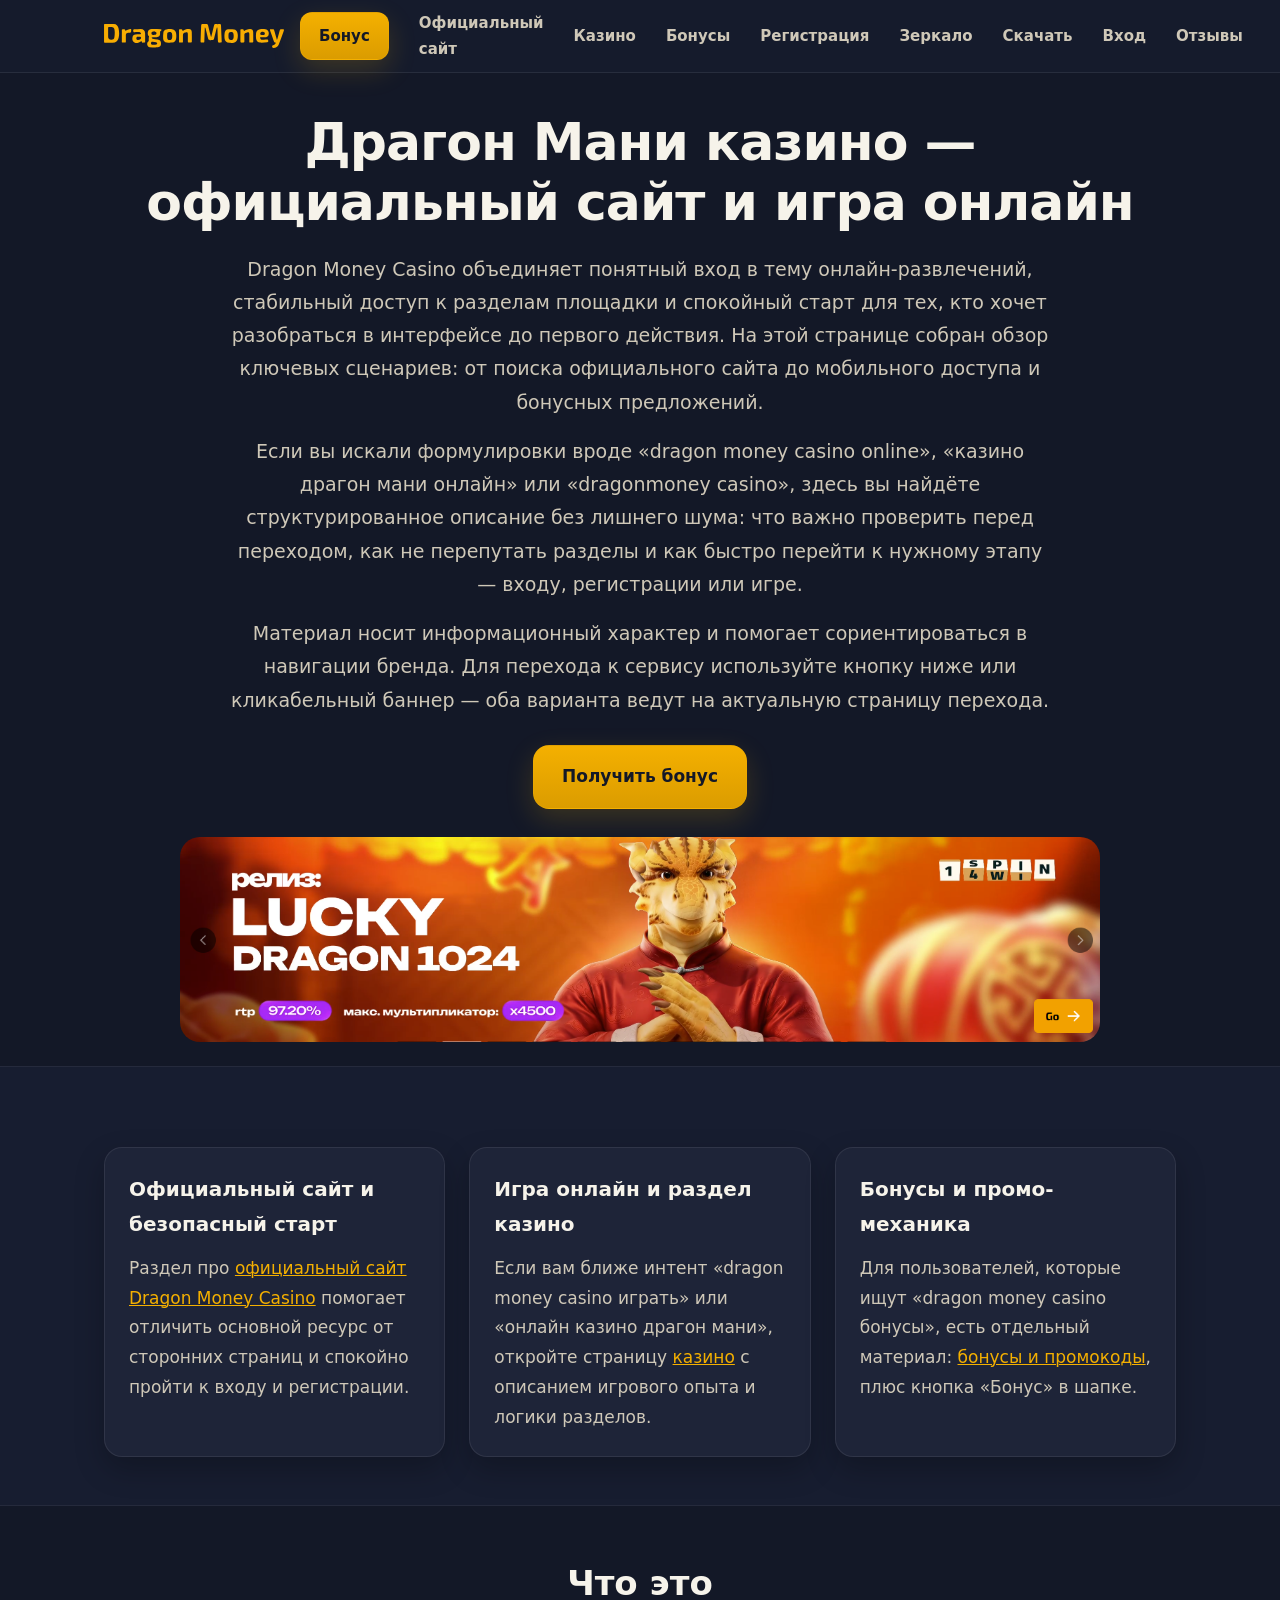
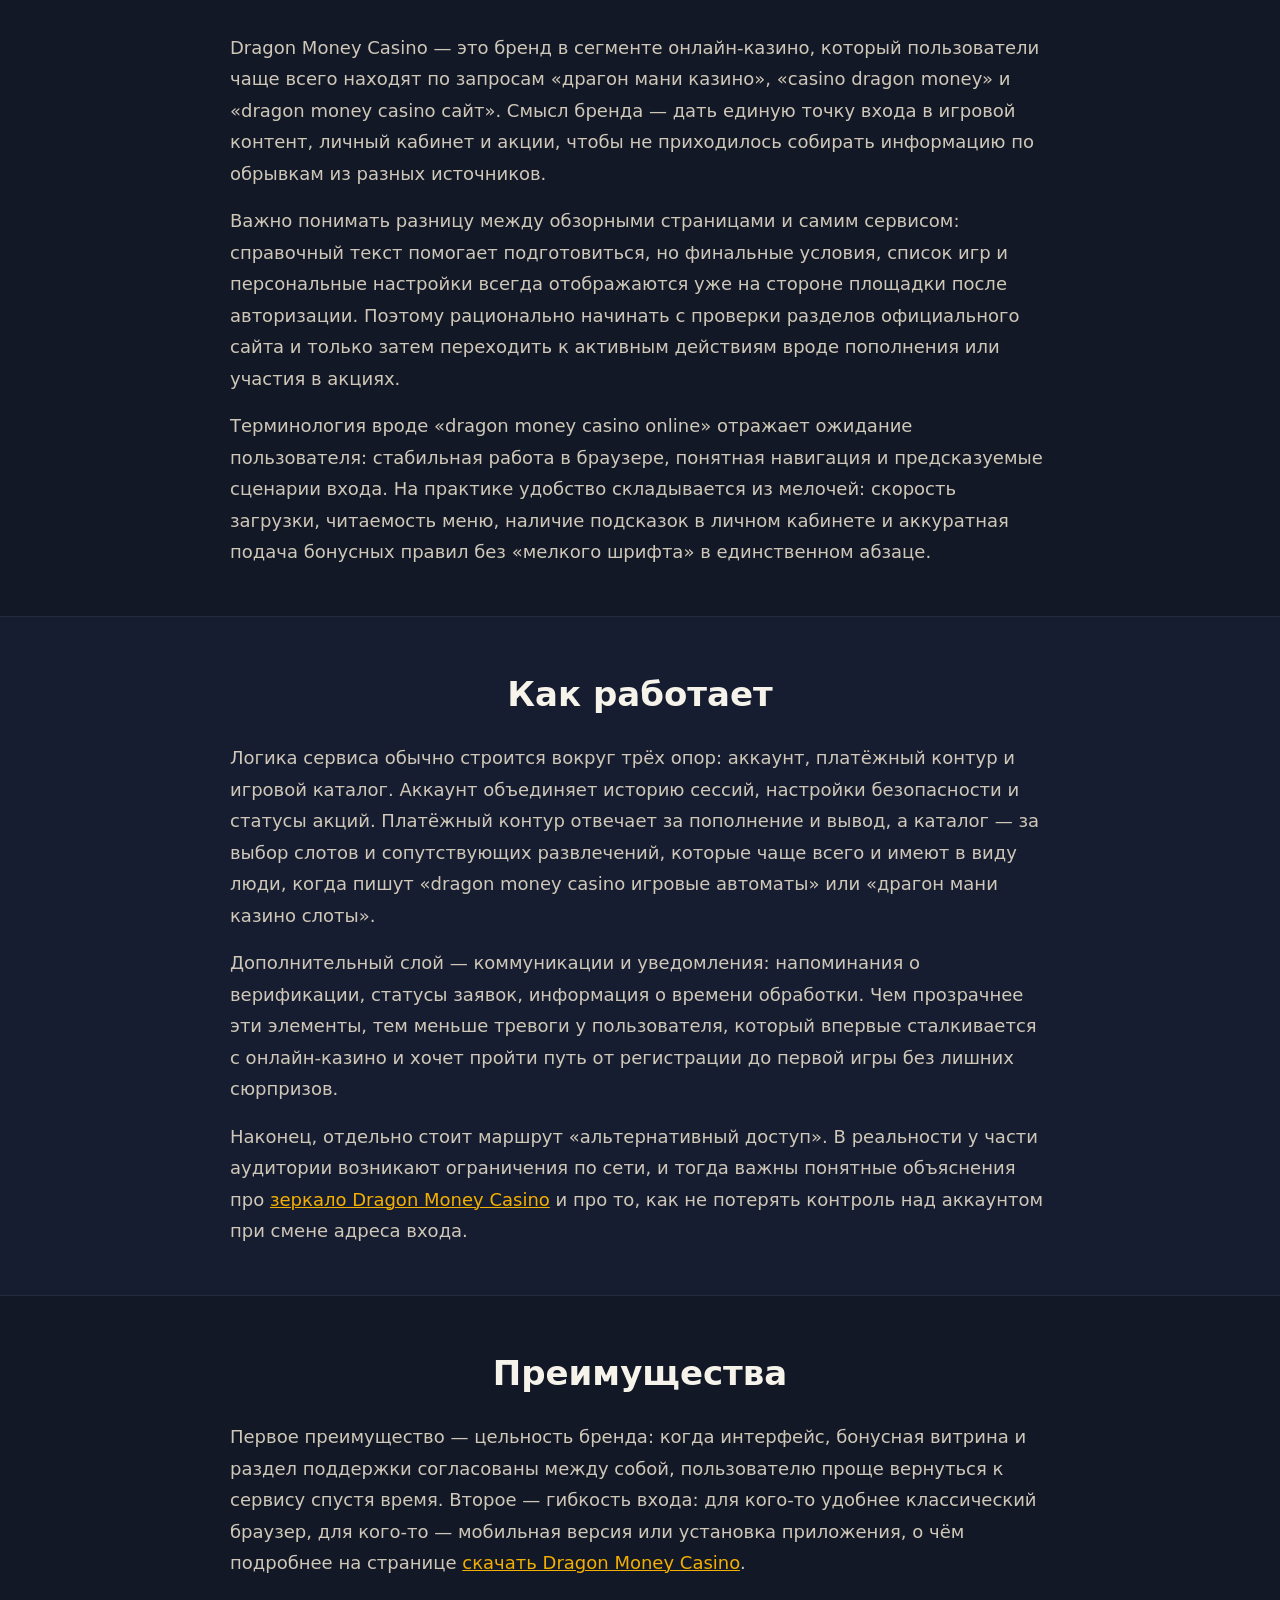
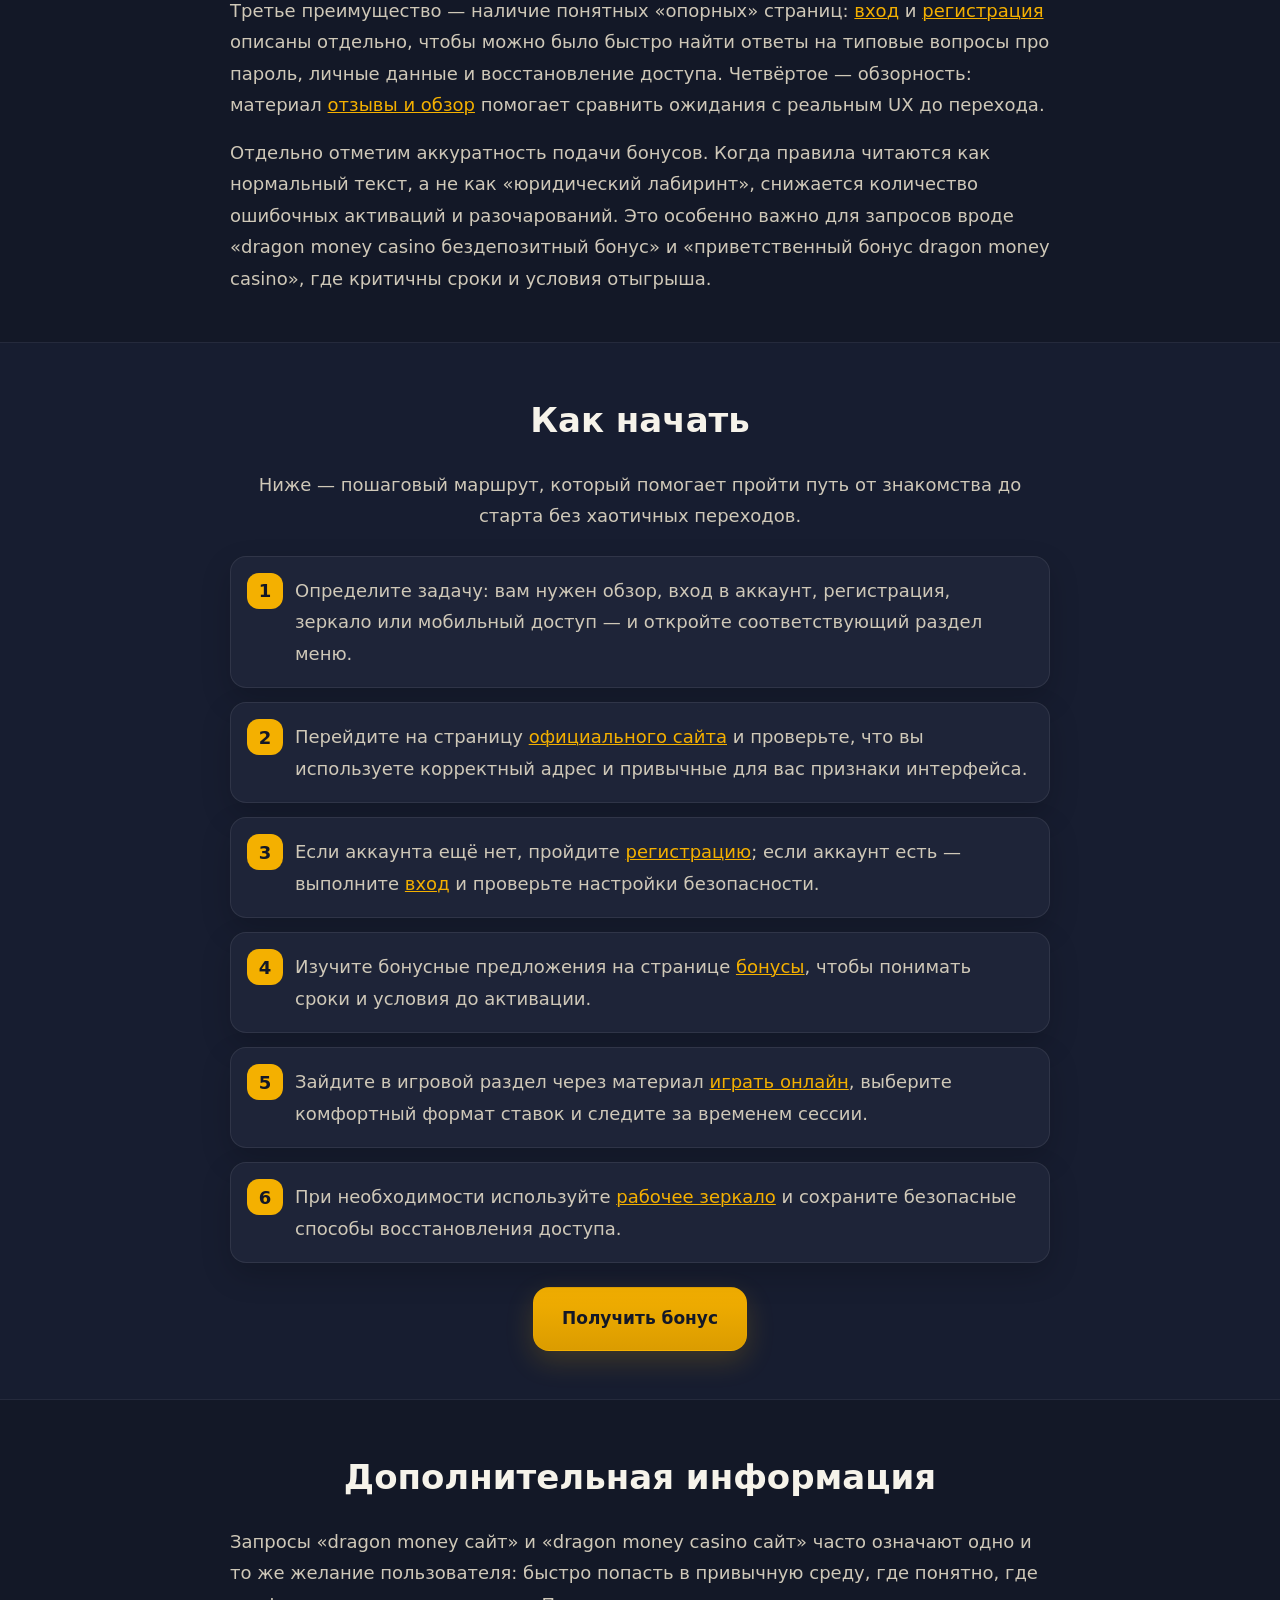
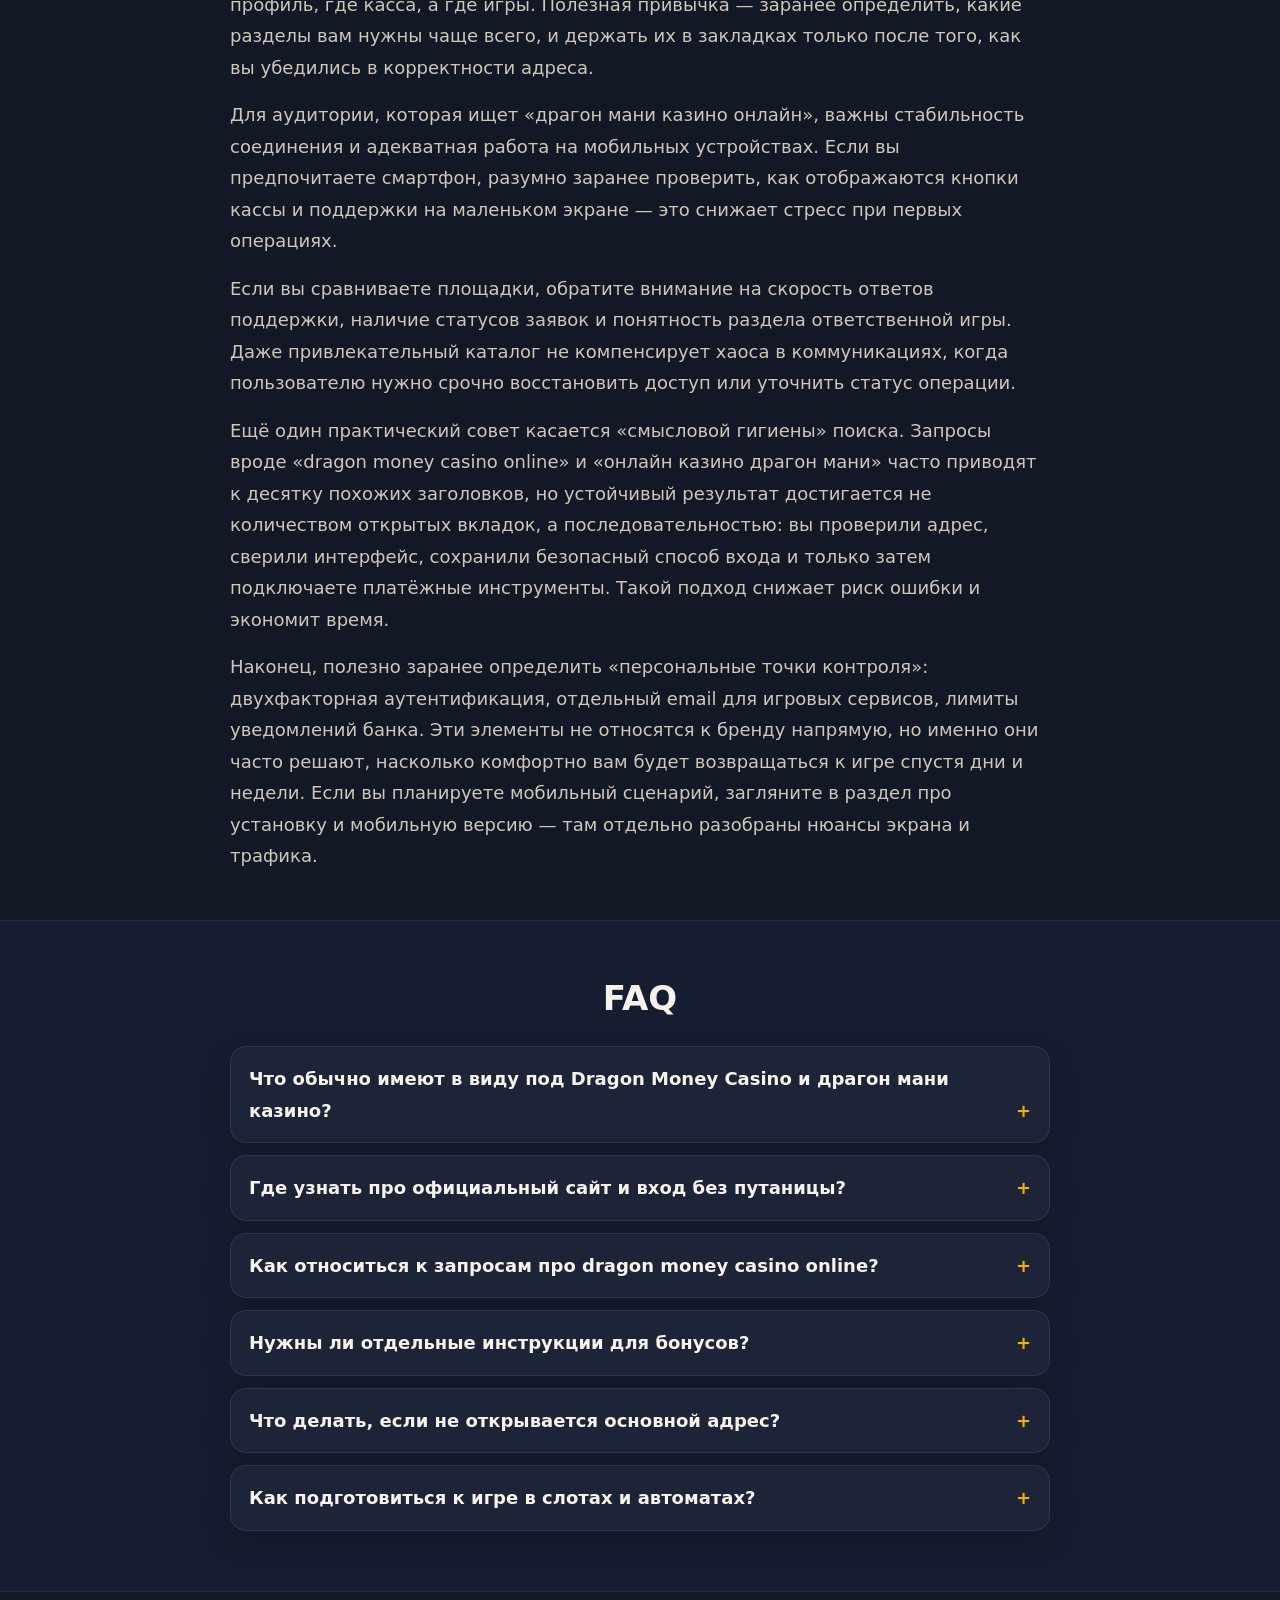
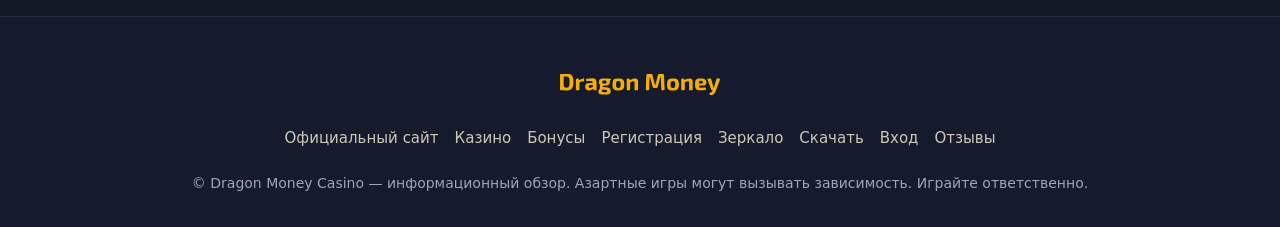
<file: index.html>
<!DOCTYPE html>
<html lang="ru">
<head>
  <meta charset="UTF-8">
  <meta name="viewport" content="width=device-width, initial-scale=1">
  <title>Драгон Мани казино — официальный сайт, бонусы и игра онлайн</title>
  <meta name="description" content="Dragon Money Casino: обзор бренда, онлайн-игра, официальный сайт, вход и регистрация, бонусы, зеркало и мобильный доступ. Актуальная информация для пользователей.">
  <link rel="canonical" href="https://dragonmoneycasino.vercel.app/">
  <meta property="og:type" content="website">
  <meta property="og:locale" content="ru_RU">
  <meta property="og:title" content="Драгон Мани казино — официальный сайт, бонусы и игра онлайн">
  <meta property="og:description" content="Обзор Dragon Money Casino: онлайн-казино, официальный сайт, бонусы, вход, регистрация и удобный старт игры.">
  <meta property="og:url" content="https://dragonmoneycasino.vercel.app/">
  <link rel="stylesheet" href="./style.css">
</head>
<body>
  <a class="skip-link" href="#main">Перейти к содержимому</a>
  <header class="site-header">
    <div class="container header-inner">
      <div class="header-left">
        <a class="site-logo" href="./index.html" aria-label="Dragon Money Casino — главная">
          <img src="./logo.svg" alt="Dragon Money Casino — логотип бренда" width="160" height="48">
        </a>
        <a class="header-bonus-btn" href="https://lkvt.cc/54bc2d" target="_blank" rel="nofollow sponsored noopener">Бонус</a>
      </div>
      <button class="menu-toggle" type="button" aria-label="Открыть меню" aria-expanded="false"></button>
      <nav class="site-nav" aria-label="Основное меню">
        <a href="./official-site.html">Официальный сайт</a>
        <a href="./casino.html">Казино</a>
        <a href="./bonus.html">Бонусы</a>
        <a href="./registration.html">Регистрация</a>
        <a href="./zerkalo.html">Зеркало</a>
        <a href="./download.html">Скачать</a>
        <a href="./login.html">Вход</a>
        <a href="./reviews.html">Отзывы</a>
      </nav>
    </div>
  </header>

  <main id="main" class="site-main">
    <section class="hero">
      <div class="container hero-inner">
        <h1>Драгон Мани казино — официальный сайт и игра онлайн</h1>
        <p class="lead">Dragon Money Casino объединяет понятный вход в тему онлайн-развлечений, стабильный доступ к разделам площадки и спокойный старт для тех, кто хочет разобраться в интерфейсе до первого действия. На этой странице собран обзор ключевых сценариев: от поиска официального сайта до мобильного доступа и бонусных предложений.</p>
        <p class="lead">Если вы искали формулировки вроде «dragon money casino online», «казино драгон мани онлайн» или «dragonmoney casino», здесь вы найдёте структурированное описание без лишнего шума: что важно проверить перед переходом, как не перепутать разделы и как быстро перейти к нужному этапу — входу, регистрации или игре.</p>
        <p class="lead muted">Материал носит информационный характер и помогает сориентироваться в навигации бренда. Для перехода к сервису используйте кнопку ниже или кликабельный баннер — оба варианта ведут на актуальную страницу перехода.</p>
        <div class="hero-cta">
          <a class="btn btn-primary" href="https://lkvt.cc/54bc2d" target="_blank" rel="nofollow sponsored noopener">Получить бонус</a>
        </div>
        <a class="hero-banner" href="https://lkvt.cc/54bc2d" target="_blank" rel="nofollow sponsored noopener">
          <img src="./banner.png" alt="Dragon Money Casino — официальный сайт, бонусы, вход и доступ к основным разделам" loading="eager">
        </a>
      </div>
    </section>

    <section class="section section-alt">
      <div class="container">
        <div class="cards-grid">
          <article class="card">
            <h3>Официальный сайт и безопасный старт</h3>
            <p>Раздел про <a href="./official-site.html">официальный сайт Dragon Money Casino</a> помогает отличить основной ресурс от сторонних страниц и спокойно пройти к входу и регистрации.</p>
          </article>
          <article class="card">
            <h3>Игра онлайн и раздел казино</h3>
            <p>Если вам ближе интент «dragon money casino играть» или «онлайн казино драгон мани», откройте страницу <a href="./casino.html">казино</a> с описанием игрового опыта и логики разделов.</p>
          </article>
          <article class="card">
            <h3>Бонусы и промо-механика</h3>
            <p>Для пользователей, которые ищут «dragon money casino бонусы», есть отдельный материал: <a href="./bonus.html">бонусы и промокоды</a>, плюс кнопка «Бонус» в шапке.</p>
          </article>
        </div>
      </div>
    </section>

    <section class="section">
      <div class="container">
        <h2>Что это</h2>
        <div class="text-wrap">
          <p>Dragon Money Casino — это бренд в сегменте онлайн-казино, который пользователи чаще всего находят по запросам «драгон мани казино», «casino dragon money» и «dragon money casino сайт». Смысл бренда — дать единую точку входа в игровой контент, личный кабинет и акции, чтобы не приходилось собирать информацию по обрывкам из разных источников.</p>
          <p>Важно понимать разницу между обзорными страницами и самим сервисом: справочный текст помогает подготовиться, но финальные условия, список игр и персональные настройки всегда отображаются уже на стороне площадки после авторизации. Поэтому рационально начинать с проверки разделов официального сайта и только затем переходить к активным действиям вроде пополнения или участия в акциях.</p>
          <p>Терминология вроде «dragon money casino online» отражает ожидание пользователя: стабильная работа в браузере, понятная навигация и предсказуемые сценарии входа. На практике удобство складывается из мелочей: скорость загрузки, читаемость меню, наличие подсказок в личном кабинете и аккуратная подача бонусных правил без «мелкого шрифта» в единственном абзаце.</p>
        </div>
      </div>
    </section>

    <section class="section section-alt">
      <div class="container">
        <h2>Как работает</h2>
        <div class="text-wrap">
          <p>Логика сервиса обычно строится вокруг трёх опор: аккаунт, платёжный контур и игровой каталог. Аккаунт объединяет историю сессий, настройки безопасности и статусы акций. Платёжный контур отвечает за пополнение и вывод, а каталог — за выбор слотов и сопутствующих развлечений, которые чаще всего и имеют в виду люди, когда пишут «dragon money casino игровые автоматы» или «драгон мани казино слоты».</p>
          <p>Дополнительный слой — коммуникации и уведомления: напоминания о верификации, статусы заявок, информация о времени обработки. Чем прозрачнее эти элементы, тем меньше тревоги у пользователя, который впервые сталкивается с онлайн-казино и хочет пройти путь от регистрации до первой игры без лишних сюрпризов.</p>
          <p>Наконец, отдельно стоит маршрут «альтернативный доступ». В реальности у части аудитории возникают ограничения по сети, и тогда важны понятные объяснения про <a href="./zerkalo.html">зеркало Dragon Money Casino</a> и про то, как не потерять контроль над аккаунтом при смене адреса входа.</p>
        </div>
      </div>
    </section>

    <section class="section">
      <div class="container">
        <h2>Преимущества</h2>
        <div class="text-wrap">
          <p>Первое преимущество — цельность бренда: когда интерфейс, бонусная витрина и раздел поддержки согласованы между собой, пользователю проще вернуться к сервису спустя время. Второе — гибкость входа: для кого-то удобнее классический браузер, для кого-то — мобильная версия или установка приложения, о чём подробнее на странице <a href="./download.html">скачать Dragon Money Casino</a>.</p>
          <p>Третье преимущество — наличие понятных «опорных» страниц: <a href="./login.html">вход</a> и <a href="./registration.html">регистрация</a> описаны отдельно, чтобы можно было быстро найти ответы на типовые вопросы про пароль, личные данные и восстановление доступа. Четвёртое — обзорность: материал <a href="./reviews.html">отзывы и обзор</a> помогает сравнить ожидания с реальным UX до перехода.</p>
          <p>Отдельно отметим аккуратность подачи бонусов. Когда правила читаются как нормальный текст, а не как «юридический лабиринт», снижается количество ошибочных активаций и разочарований. Это особенно важно для запросов вроде «dragon money casino бездепозитный бонус» и «приветственный бонус dragon money casino», где критичны сроки и условия отыгрыша.</p>
        </div>
      </div>
    </section>

    <section class="section section-alt">
      <div class="container">
        <h2>Как начать</h2>
        <div class="text-wrap text-center">
          <p>Ниже — пошаговый маршрут, который помогает пройти путь от знакомства до старта без хаотичных переходов.</p>
        </div>
        <ol class="steps">
          <li>Определите задачу: вам нужен обзор, вход в аккаунт, регистрация, зеркало или мобильный доступ — и откройте соответствующий раздел меню.</li>
          <li>Перейдите на страницу <a href="./official-site.html">официального сайта</a> и проверьте, что вы используете корректный адрес и привычные для вас признаки интерфейса.</li>
          <li>Если аккаунта ещё нет, пройдите <a href="./registration.html">регистрацию</a>; если аккаунт есть — выполните <a href="./login.html">вход</a> и проверьте настройки безопасности.</li>
          <li>Изучите бонусные предложения на странице <a href="./bonus.html">бонусы</a>, чтобы понимать сроки и условия до активации.</li>
          <li>Зайдите в игровой раздел через материал <a href="./casino.html">играть онлайн</a>, выберите комфортный формат ставок и следите за временем сессии.</li>
          <li>При необходимости используйте <a href="./zerkalo.html">рабочее зеркало</a> и сохраните безопасные способы восстановления доступа.</li>
        </ol>
        <div class="text-wrap text-center mt-md">
          <a class="btn btn-primary" href="https://lkvt.cc/54bc2d" target="_blank" rel="nofollow sponsored noopener">Получить бонус</a>
        </div>
      </div>
    </section>

    <section class="section">
      <div class="container">
        <h2>Дополнительная информация</h2>
        <div class="text-wrap">
          <p>Запросы «dragon money сайт» и «dragon money casino сайт» часто означают одно и то же желание пользователя: быстро попасть в привычную среду, где понятно, где профиль, где касса, а где игры. Полезная привычка — заранее определить, какие разделы вам нужны чаще всего, и держать их в закладках только после того, как вы убедились в корректности адреса.</p>
          <p>Для аудитории, которая ищет «драгон мани казино онлайн», важны стабильность соединения и адекватная работа на мобильных устройствах. Если вы предпочитаете смартфон, разумно заранее проверить, как отображаются кнопки кассы и поддержки на маленьком экране — это снижает стресс при первых операциях.</p>
          <p>Если вы сравниваете площадки, обратите внимание на скорость ответов поддержки, наличие статусов заявок и понятность раздела ответственной игры. Даже привлекательный каталог не компенсирует хаоса в коммуникациях, когда пользователю нужно срочно восстановить доступ или уточнить статус операции.</p>
          <p>Ещё один практический совет касается «смысловой гигиены» поиска. Запросы вроде «dragon money casino online» и «онлайн казино драгон мани» часто приводят к десятку похожих заголовков, но устойчивый результат достигается не количеством открытых вкладок, а последовательностью: вы проверили адрес, сверили интерфейс, сохранили безопасный способ входа и только затем подключаете платёжные инструменты. Такой подход снижает риск ошибки и экономит время.</p>
          <p>Наконец, полезно заранее определить «персональные точки контроля»: двухфакторная аутентификация, отдельный email для игровых сервисов, лимиты уведомлений банка. Эти элементы не относятся к бренду напрямую, но именно они часто решают, насколько комфортно вам будет возвращаться к игре спустя дни и недели. Если вы планируете мобильный сценарий, загляните в раздел про установку и мобильную версию — там отдельно разобраны нюансы экрана и трафика.</p>
        </div>
      </div>
    </section>

    <section class="section section-alt">
      <div class="container">
        <h2>FAQ</h2>
        <div class="faq text-wrap">
          <details class="faq-item">
            <summary>Что обычно имеют в виду под Dragon Money Casino и драгон мани казино?</summary>
            <p>Это разные языковые формы обращения к одному бренду в нише онлайн-казино. Пользователи ищут сайт, вход, бонусы и игры, а формулировки вроде «dragonmoney casino» или «казино драгон мани» отражают привычку писать транслитом или кириллицей.</p>
          </details>
          <details class="faq-item">
            <summary>Где узнать про официальный сайт и вход без путаницы?</summary>
            <p>Используйте материал про <a href="./official-site.html">официальный сайт</a> и страницу <a href="./login.html">входа</a>. Там собраны акценты на типовых ошибках: смена адреса, отличия зеркала, проверка интерфейса до ввода данных.</p>
          </details>
          <details class="faq-item">
            <summary>Как относиться к запросам про dragon money casino online?</summary>
            <p>Ключ подчёркивает ожидание онлайн-доступа. На практике важны стабильность, скорость загрузки и корректная работа личного кабинета. Перед активной игрой полезно проверить соединение и обновление страницы, чтобы не потерять прогресс в момент действия.</p>
          </details>
          <details class="faq-item">
            <summary>Нужны ли отдельные инструкции для бонусов?</summary>
            <p>Да, потому что бонус — это договорённость с условиями. На странице <a href="./bonus.html">бонусов</a> разобраны типовые сценарии: приветственные предложения, промокоды и внимание к срокам. Активировать выгодно тогда, когда вы заранее понимаете правила.</p>
          </details>
          <details class="faq-item">
            <summary>Что делать, если не открывается основной адрес?</summary>
            <p>Сначала проверьте соединение и системное время. Затем ознакомьтесь с разделом про <a href="./zerkalo.html">зеркало</a> и убедитесь, что вы не переходите по сомнительным ссылкам из непроверенных чатов. Сохраняйте только те адреса, которые совпадают с вашими прошлыми успешными входами по интерфейсу.</p>
          </details>
          <details class="faq-item">
            <summary>Как подготовиться к игре в слотах и автоматах?</summary>
            <p>Откройте страницу <a href="./casino.html">казино</a>: там описан интент «dragon money casino слоты» и смежные темы. Рационально заранее определить лимиты по времени и бюджету, а также изучить механику выбранной игры в демо-режиме, если он доступен на стороне сервиса.</p>
          </details>
        </div>
      </div>
    </section>
  </main>

  <footer class="site-footer">
    <div class="container footer-inner">
      <a class="site-logo footer-logo" href="./index.html" aria-label="Dragon Money Casino — главная">
        <img src="./logo.svg" alt="Dragon Money Casino — логотип бренда" width="160" height="48">
      </a>
      <nav class="footer-links" aria-label="Ссылки в подвале">
        <a href="./official-site.html">Официальный сайт</a>
        <a href="./casino.html">Казино</a>
        <a href="./bonus.html">Бонусы</a>
        <a href="./registration.html">Регистрация</a>
        <a href="./zerkalo.html">Зеркало</a>
        <a href="./download.html">Скачать</a>
        <a href="./login.html">Вход</a>
        <a href="./reviews.html">Отзывы</a>
      </nav>
      <p class="footer-copy">© Dragon Money Casino — информационный обзор. Азартные игры могут вызывать зависимость. Играйте ответственно.</p>
    </div>
  </footer>
  <script src="./script.js" defer></script>
</body>
</html>
</file>
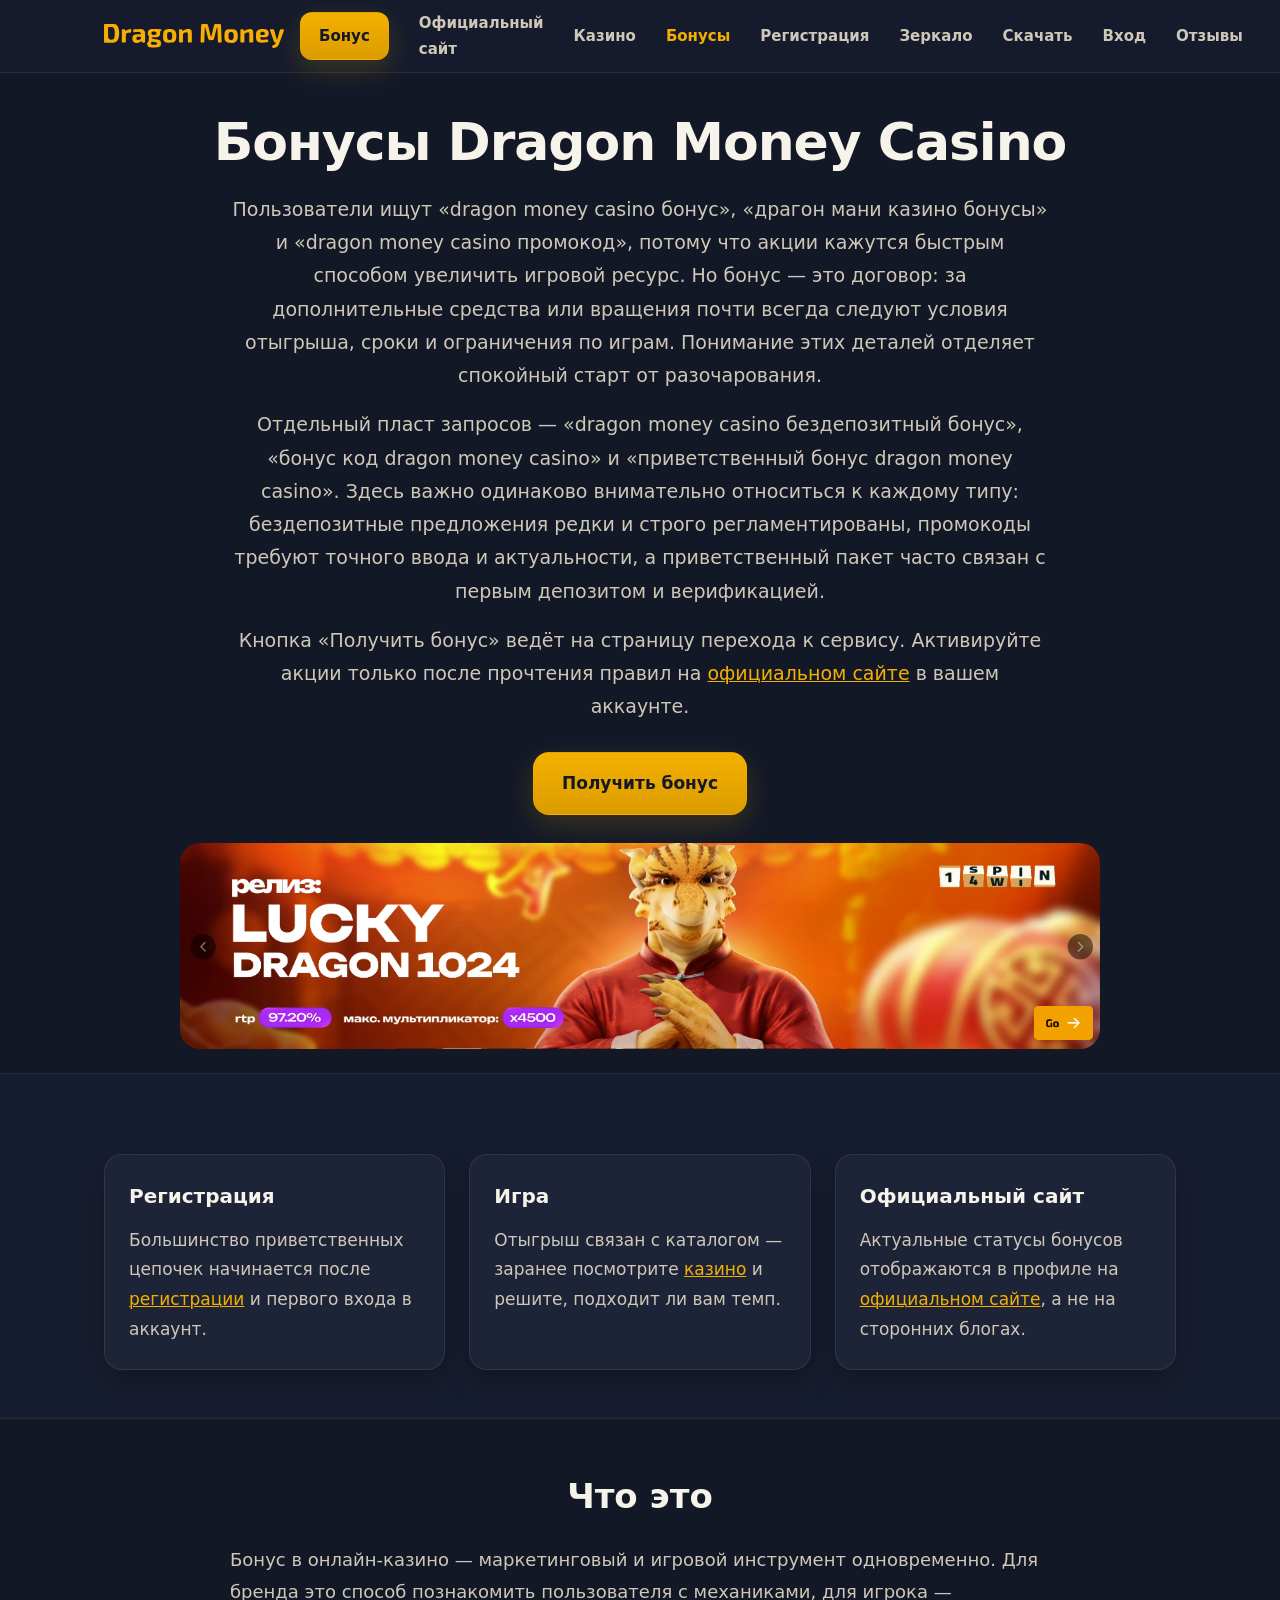
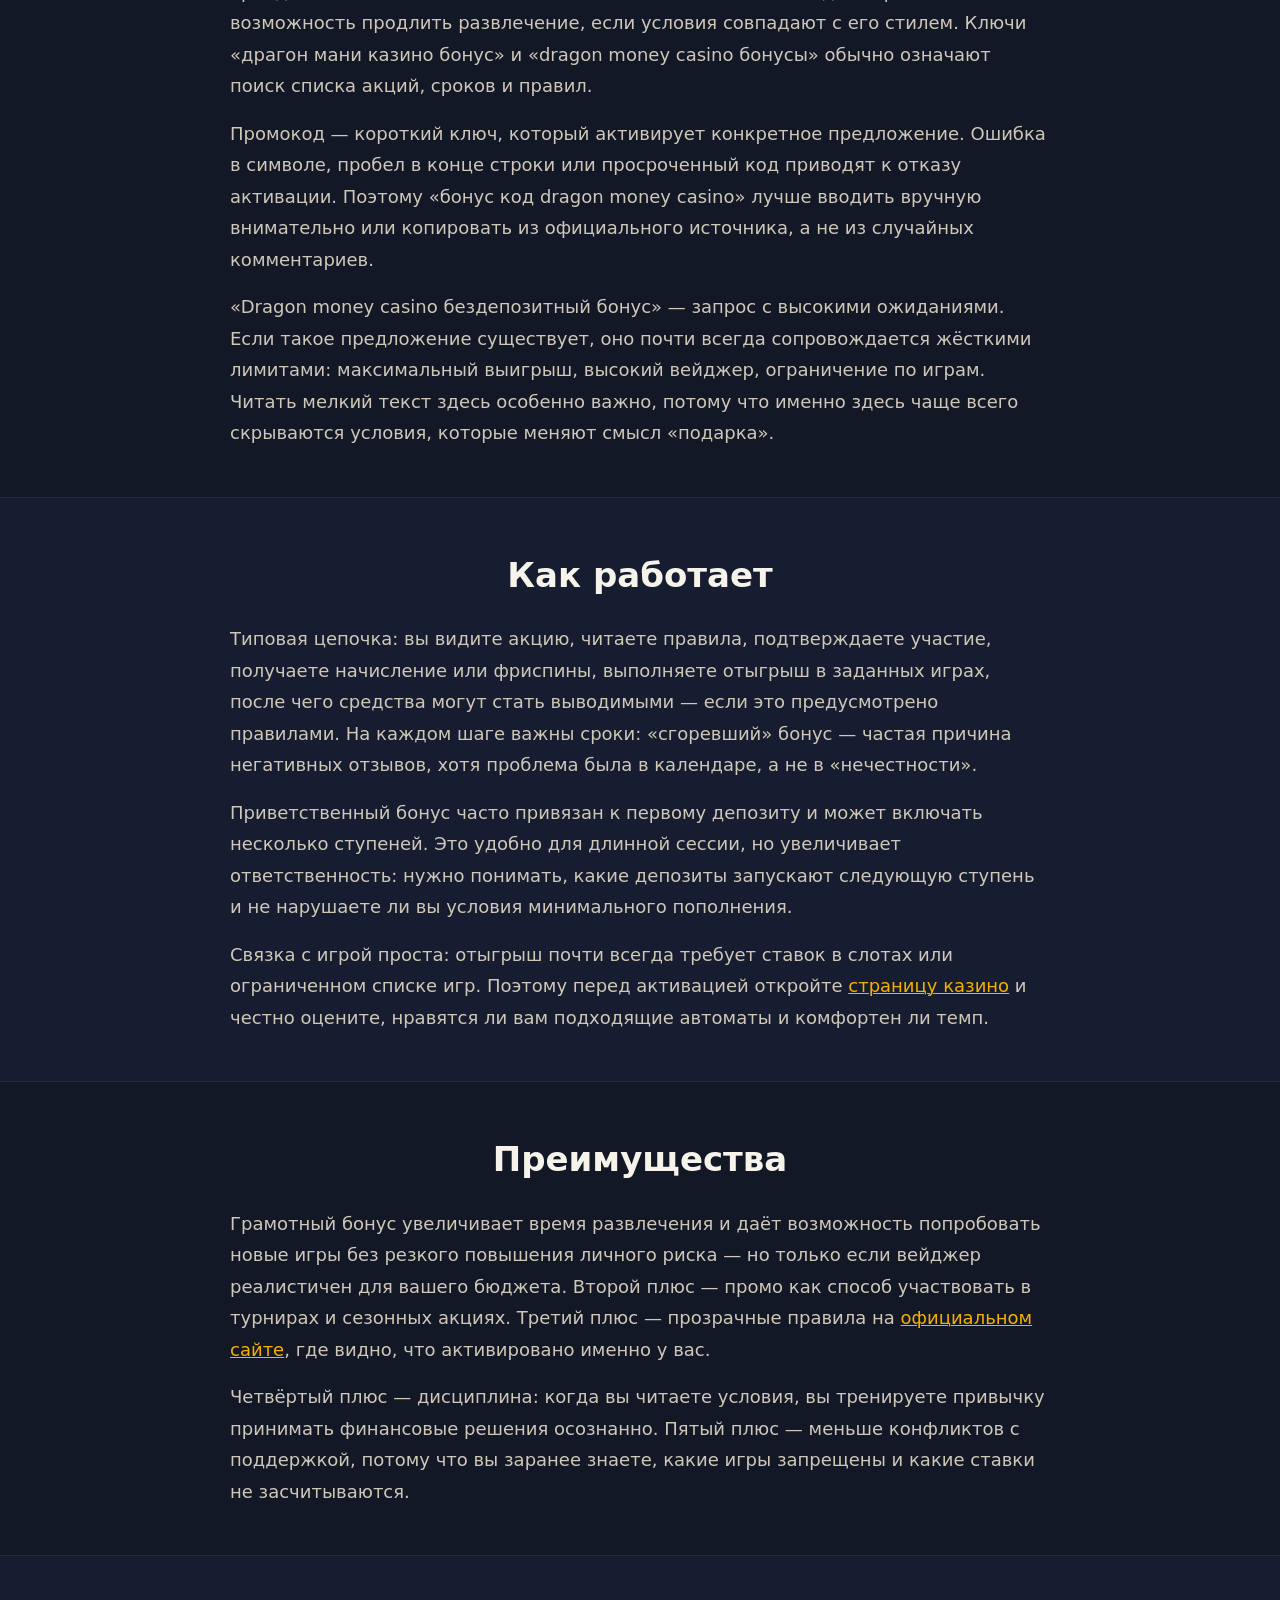
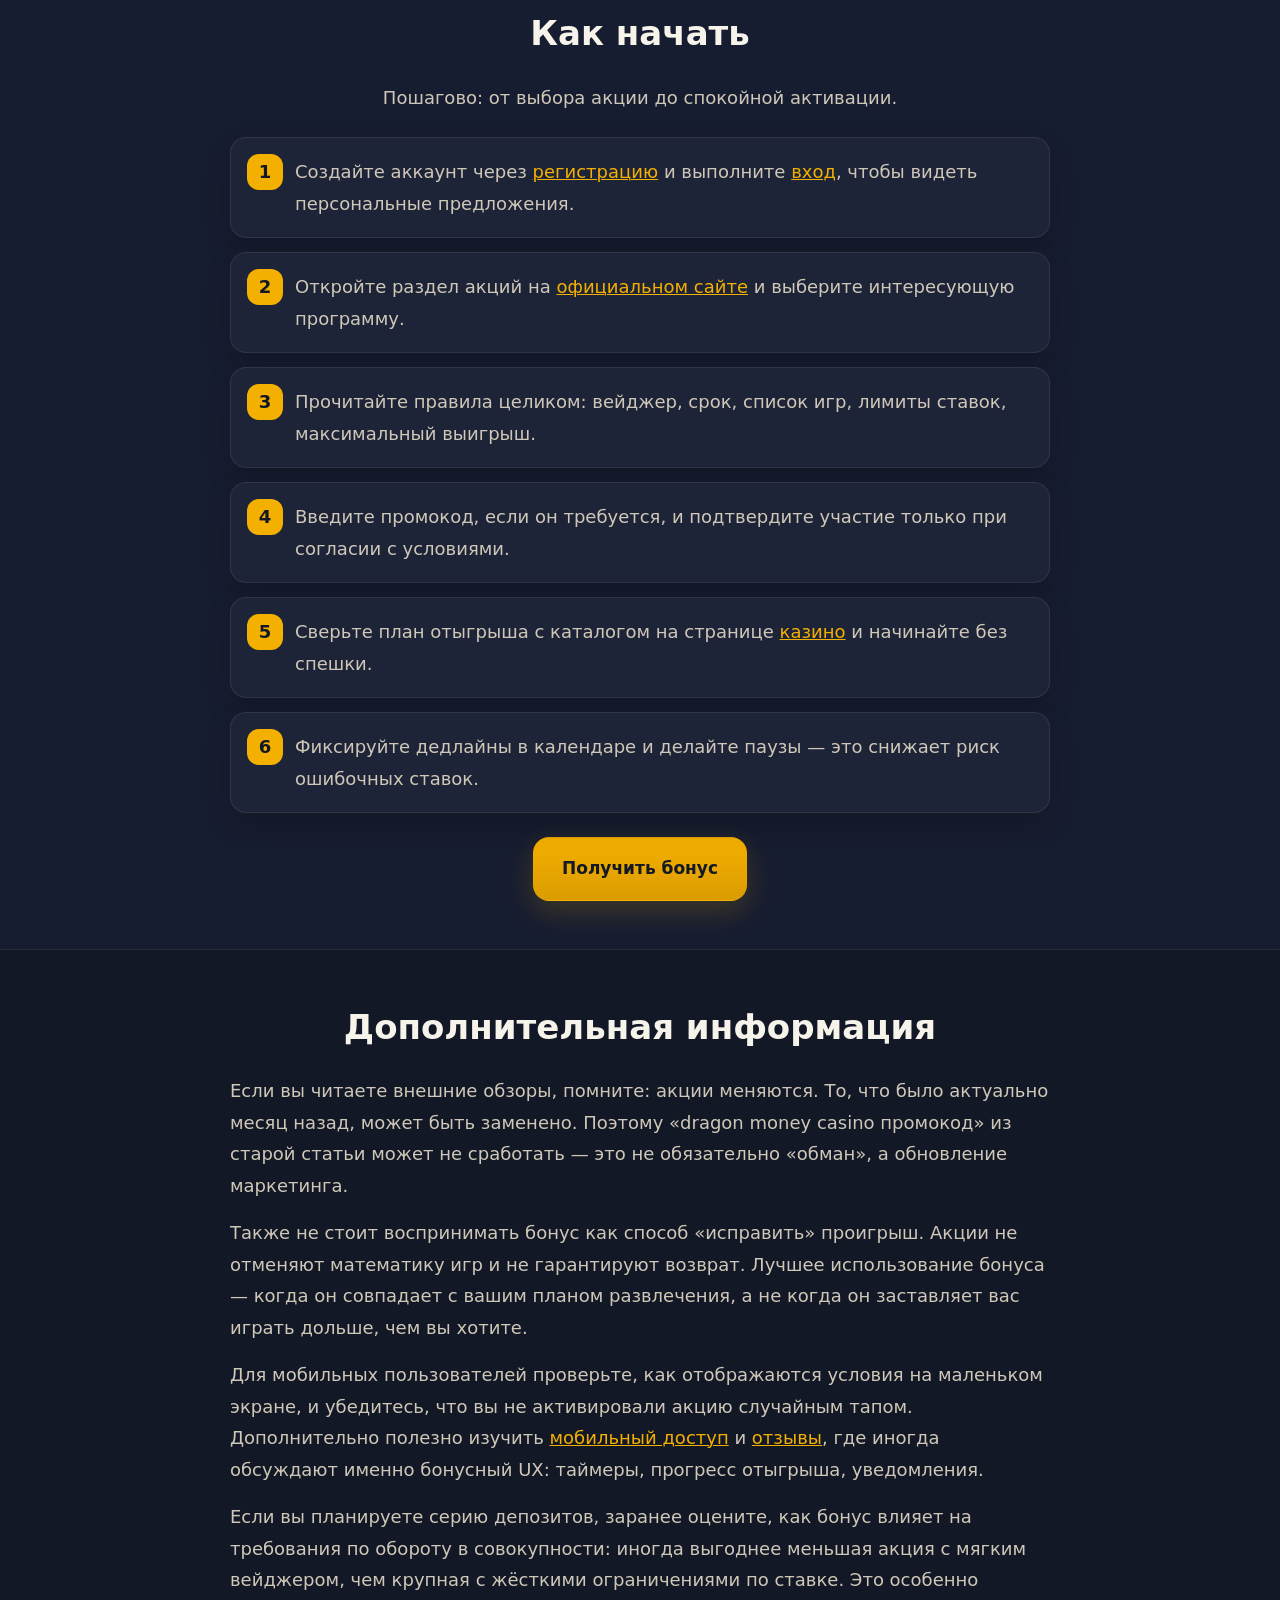
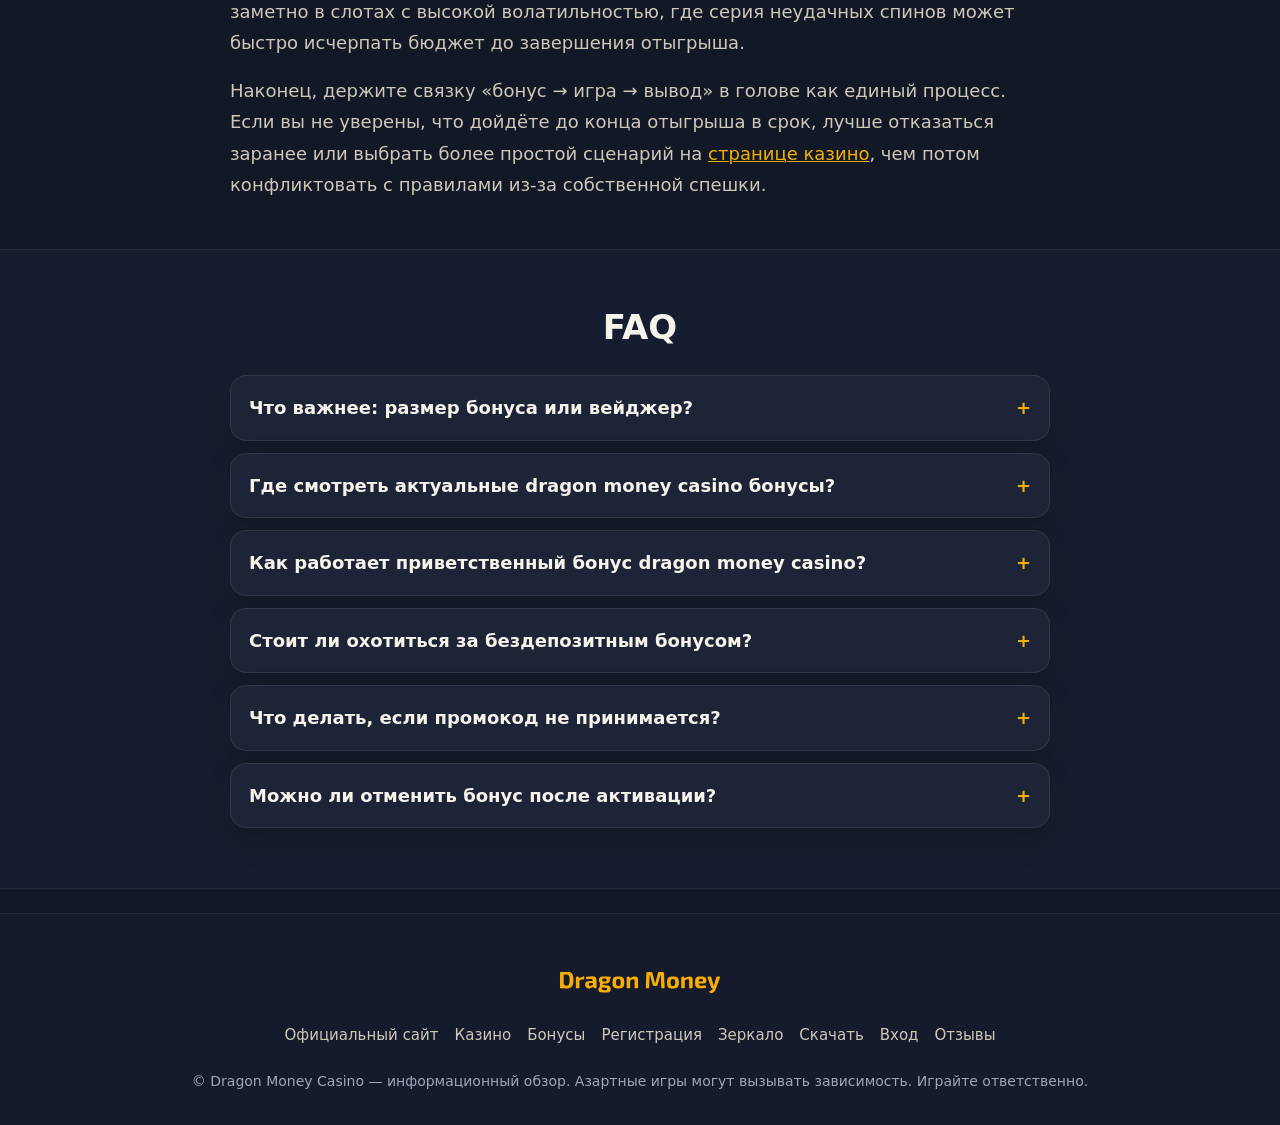
<file: bonus.html>
<!DOCTYPE html>
<html lang="ru">
<head>
  <meta charset="UTF-8">
  <meta name="viewport" content="width=device-width, initial-scale=1">
  <title>Бонусы Dragon Money Casino — промокоды и акции</title>
  <meta name="description" content="Бонусы Dragon Money Casino: приветственные предложения, промокоды, бездепозитные акции, условия отыгрыша и как активировать бонус после регистрации.">
  <link rel="canonical" href="https://dragonmoneycasino.vercel.app/bonus.html">
  <meta property="og:type" content="website">
  <meta property="og:locale" content="ru_RU">
  <meta property="og:title" content="Бонусы Dragon Money Casino — промокоды и акции">
  <meta property="og:description" content="Бонусы и промокоды Dragon Money Casino: акции и активация.">
  <meta property="og:url" content="https://dragonmoneycasino.vercel.app/bonus.html">
  <link rel="stylesheet" href="./style.css">
</head>
<body>
  <a class="skip-link" href="#main">Перейти к содержимому</a>
  <header class="site-header">
    <div class="container header-inner">
      <div class="header-left">
        <a class="site-logo" href="./index.html" aria-label="Dragon Money Casino — главная">
          <img src="./logo.svg" alt="Dragon Money Casino — логотип бренда" width="160" height="48">
        </a>
        <a class="header-bonus-btn" href="https://lkvt.cc/54bc2d" target="_blank" rel="nofollow sponsored noopener">Бонус</a>
      </div>
      <button class="menu-toggle" type="button" aria-label="Открыть меню" aria-expanded="false"></button>
      <nav class="site-nav" aria-label="Основное меню">
        <a href="./official-site.html">Официальный сайт</a>
        <a href="./casino.html">Казино</a>
        <a class="is-active" href="./bonus.html">Бонусы</a>
        <a href="./registration.html">Регистрация</a>
        <a href="./zerkalo.html">Зеркало</a>
        <a href="./download.html">Скачать</a>
        <a href="./login.html">Вход</a>
        <a href="./reviews.html">Отзывы</a>
      </nav>
    </div>
  </header>

  <main id="main" class="site-main">
    <section class="hero">
      <div class="container hero-inner">
        <h1>Бонусы Dragon Money Casino</h1>
        <p class="lead">Пользователи ищут «dragon money casino бонус», «драгон мани казино бонусы» и «dragon money casino промокод», потому что акции кажутся быстрым способом увеличить игровой ресурс. Но бонус — это договор: за дополнительные средства или вращения почти всегда следуют условия отыгрыша, сроки и ограничения по играм. Понимание этих деталей отделяет спокойный старт от разочарования.</p>
        <p class="lead">Отдельный пласт запросов — «dragon money casino бездепозитный бонус», «бонус код dragon money casino» и «приветственный бонус dragon money casino». Здесь важно одинаково внимательно относиться к каждому типу: бездепозитные предложения редки и строго регламентированы, промокоды требуют точного ввода и актуальности, а приветственный пакет часто связан с первым депозитом и верификацией.</p>
        <p class="lead muted">Кнопка «Получить бонус» ведёт на страницу перехода к сервису. Активируйте акции только после прочтения правил на <a href="./official-site.html">официальном сайте</a> в вашем аккаунте.</p>
        <div class="hero-cta">
          <a class="btn btn-primary" href="https://lkvt.cc/54bc2d" target="_blank" rel="nofollow sponsored noopener">Получить бонус</a>
        </div>
        <a class="hero-banner" href="https://lkvt.cc/54bc2d" target="_blank" rel="nofollow sponsored noopener">
          <img src="./banner.png" alt="Dragon Money Casino — официальный сайт, бонусы, вход и доступ к основным разделам" loading="eager">
        </a>
      </div>
    </section>

    <section class="section section-alt">
      <div class="container">
        <div class="cards-grid">
          <article class="card">
            <h3>Регистрация</h3>
            <p>Большинство приветственных цепочек начинается после <a href="./registration.html">регистрации</a> и первого входа в аккаунт.</p>
          </article>
          <article class="card">
            <h3>Игра</h3>
            <p>Отыгрыш связан с каталогом — заранее посмотрите <a href="./casino.html">казино</a> и решите, подходит ли вам темп.</p>
          </article>
          <article class="card">
            <h3>Официальный сайт</h3>
            <p>Актуальные статусы бонусов отображаются в профиле на <a href="./official-site.html">официальном сайте</a>, а не на сторонних блогах.</p>
          </article>
        </div>
      </div>
    </section>

    <section class="section">
      <div class="container">
        <h2>Что это</h2>
        <div class="text-wrap">
          <p>Бонус в онлайн-казино — маркетинговый и игровой инструмент одновременно. Для бренда это способ познакомить пользователя с механиками, для игрока — возможность продлить развлечение, если условия совпадают с его стилем. Ключи «драгон мани казино бонус» и «dragon money casino бонусы» обычно означают поиск списка акций, сроков и правил.</p>
          <p>Промокод — короткий ключ, который активирует конкретное предложение. Ошибка в символе, пробел в конце строки или просроченный код приводят к отказу активации. Поэтому «бонус код dragon money casino» лучше вводить вручную внимательно или копировать из официального источника, а не из случайных комментариев.</p>
          <p>«Dragon money casino бездепозитный бонус» — запрос с высокими ожиданиями. Если такое предложение существует, оно почти всегда сопровождается жёсткими лимитами: максимальный выигрыш, высокий вейджер, ограничение по играм. Читать мелкий текст здесь особенно важно, потому что именно здесь чаще всего скрываются условия, которые меняют смысл «подарка».</p>
        </div>
      </div>
    </section>

    <section class="section section-alt">
      <div class="container">
        <h2>Как работает</h2>
        <div class="text-wrap">
          <p>Типовая цепочка: вы видите акцию, читаете правила, подтверждаете участие, получаете начисление или фриспины, выполняете отыгрыш в заданных играх, после чего средства могут стать выводимыми — если это предусмотрено правилами. На каждом шаге важны сроки: «сгоревший» бонус — частая причина негативных отзывов, хотя проблема была в календаре, а не в «нечестности».</p>
          <p>Приветственный бонус часто привязан к первому депозиту и может включать несколько ступеней. Это удобно для длинной сессии, но увеличивает ответственность: нужно понимать, какие депозиты запускают следующую ступень и не нарушаете ли вы условия минимального пополнения.</p>
          <p>Связка с игрой проста: отыгрыш почти всегда требует ставок в слотах или ограниченном списке игр. Поэтому перед активацией откройте <a href="./casino.html">страницу казино</a> и честно оцените, нравятся ли вам подходящие автоматы и комфортен ли темп.</p>
        </div>
      </div>
    </section>

    <section class="section">
      <div class="container">
        <h2>Преимущества</h2>
        <div class="text-wrap">
          <p>Грамотный бонус увеличивает время развлечения и даёт возможность попробовать новые игры без резкого повышения личного риска — но только если вейджер реалистичен для вашего бюджета. Второй плюс — промо как способ участвовать в турнирах и сезонных акциях. Третий плюс — прозрачные правила на <a href="./official-site.html">официальном сайте</a>, где видно, что активировано именно у вас.</p>
          <p>Четвёртый плюс — дисциплина: когда вы читаете условия, вы тренируете привычку принимать финансовые решения осознанно. Пятый плюс — меньше конфликтов с поддержкой, потому что вы заранее знаете, какие игры запрещены и какие ставки не засчитываются.</p>
        </div>
      </div>
    </section>

    <section class="section section-alt">
      <div class="container">
        <h2>Как начать</h2>
        <div class="text-wrap text-center">
          <p>Пошагово: от выбора акции до спокойной активации.</p>
        </div>
        <ol class="steps">
          <li>Создайте аккаунт через <a href="./registration.html">регистрацию</a> и выполните <a href="./login.html">вход</a>, чтобы видеть персональные предложения.</li>
          <li>Откройте раздел акций на <a href="./official-site.html">официальном сайте</a> и выберите интересующую программу.</li>
          <li>Прочитайте правила целиком: вейджер, срок, список игр, лимиты ставок, максимальный выигрыш.</li>
          <li>Введите промокод, если он требуется, и подтвердите участие только при согласии с условиями.</li>
          <li>Сверьте план отыгрыша с каталогом на странице <a href="./casino.html">казино</a> и начинайте без спешки.</li>
          <li>Фиксируйте дедлайны в календаре и делайте паузы — это снижает риск ошибочных ставок.</li>
        </ol>
        <div class="text-wrap text-center mt-md">
          <a class="btn btn-primary" href="https://lkvt.cc/54bc2d" target="_blank" rel="nofollow sponsored noopener">Получить бонус</a>
        </div>
      </div>
    </section>

    <section class="section">
      <div class="container">
        <h2>Дополнительная информация</h2>
        <div class="text-wrap">
          <p>Если вы читаете внешние обзоры, помните: акции меняются. То, что было актуально месяц назад, может быть заменено. Поэтому «dragon money casino промокод» из старой статьи может не сработать — это не обязательно «обман», а обновление маркетинга.</p>
          <p>Также не стоит воспринимать бонус как способ «исправить» проигрыш. Акции не отменяют математику игр и не гарантируют возврат. Лучшее использование бонуса — когда он совпадает с вашим планом развлечения, а не когда он заставляет вас играть дольше, чем вы хотите.</p>
          <p>Для мобильных пользователей проверьте, как отображаются условия на маленьком экране, и убедитесь, что вы не активировали акцию случайным тапом. Дополнительно полезно изучить <a href="./download.html">мобильный доступ</a> и <a href="./reviews.html">отзывы</a>, где иногда обсуждают именно бонусный UX: таймеры, прогресс отыгрыша, уведомления.</p>
          <p>Если вы планируете серию депозитов, заранее оцените, как бонус влияет на требования по обороту в совокупности: иногда выгоднее меньшая акция с мягким вейджером, чем крупная с жёсткими ограничениями по ставке. Это особенно заметно в слотах с высокой волатильностью, где серия неудачных спинов может быстро исчерпать бюджет до завершения отыгрыша.</p>
          <p>Наконец, держите связку «бонус → игра → вывод» в голове как единый процесс. Если вы не уверены, что дойдёте до конца отыгрыша в срок, лучше отказаться заранее или выбрать более простой сценарий на <a href="./casino.html">странице казино</a>, чем потом конфликтовать с правилами из-за собственной спешки.</p>
        </div>
      </div>
    </section>

    <section class="section section-alt">
      <div class="container">
        <h2>FAQ</h2>
        <div class="faq text-wrap">
          <details class="faq-item">
            <summary>Что важнее: размер бонуса или вейджер?</summary>
            <p>Для практического результата важнее совокупность: вейджер, срок, список игр и лимиты ставок. Большая сумма с жёстким отыгрышем может быть менее выгодна, чем скромная акция с реалистичными условиями.</p>
          </details>
          <details class="faq-item">
            <summary>Где смотреть актуальные dragon money casino бонусы?</summary>
            <p>В профиле и промо-разделе на <a href="./official-site.html">официальном сайте</a> после <a href="./login.html">входа</a>. Внешние страницы могут устаревать.</p>
          </details>
          <details class="faq-item">
            <summary>Как работает приветственный бонус dragon money casino?</summary>
            <p>Обычно это пакет на стартовые депозиты и/или фриспины. Точная механика зависит от текущей программы и должна быть прочитана в правилах акции.</p>
          </details>
          <details class="faq-item">
            <summary>Стоит ли охотиться за бездепозитным бонусом?</summary>
            <p>Только если вы готовы к ограничениям. Проверяйте вейджер, лимит выигрыша и срок. Иначе проще играть без акции в комфортном темпе на <a href="./casino.html">казино</a>-странице сервиса.</p>
          </details>
          <details class="faq-item">
            <summary>Что делать, если промокод не принимается?</summary>
            <p>Проверьте регистр символов, пробелы, срок действия и региональные ограничения. Если всё верно — обратитесь в поддержку через официальный интерфейс.</p>
          </details>
          <details class="faq-item">
            <summary>Можно ли отменить бонус после активации?</summary>
            <p>Зависит от правил площадки. Иногда можно отказаться, иногда отмена аннулирует выигрыши по бонусу. Это нужно уточнять в официальной справке, а не угадывать.</p>
          </details>
        </div>
      </div>
    </section>
  </main>

  <footer class="site-footer">
    <div class="container footer-inner">
      <a class="site-logo footer-logo" href="./index.html" aria-label="Dragon Money Casino — главная">
        <img src="./logo.svg" alt="Dragon Money Casino — логотип бренда" width="160" height="48">
      </a>
      <nav class="footer-links" aria-label="Ссылки в подвале">
        <a href="./official-site.html">Официальный сайт</a>
        <a href="./casino.html">Казино</a>
        <a href="./bonus.html">Бонусы</a>
        <a href="./registration.html">Регистрация</a>
        <a href="./zerkalo.html">Зеркало</a>
        <a href="./download.html">Скачать</a>
        <a href="./login.html">Вход</a>
        <a href="./reviews.html">Отзывы</a>
      </nav>
      <p class="footer-copy">© Dragon Money Casino — информационный обзор. Азартные игры могут вызывать зависимость. Играйте ответственно.</p>
    </div>
  </footer>
  <script src="./script.js" defer></script>
</body>
</html>
</file>
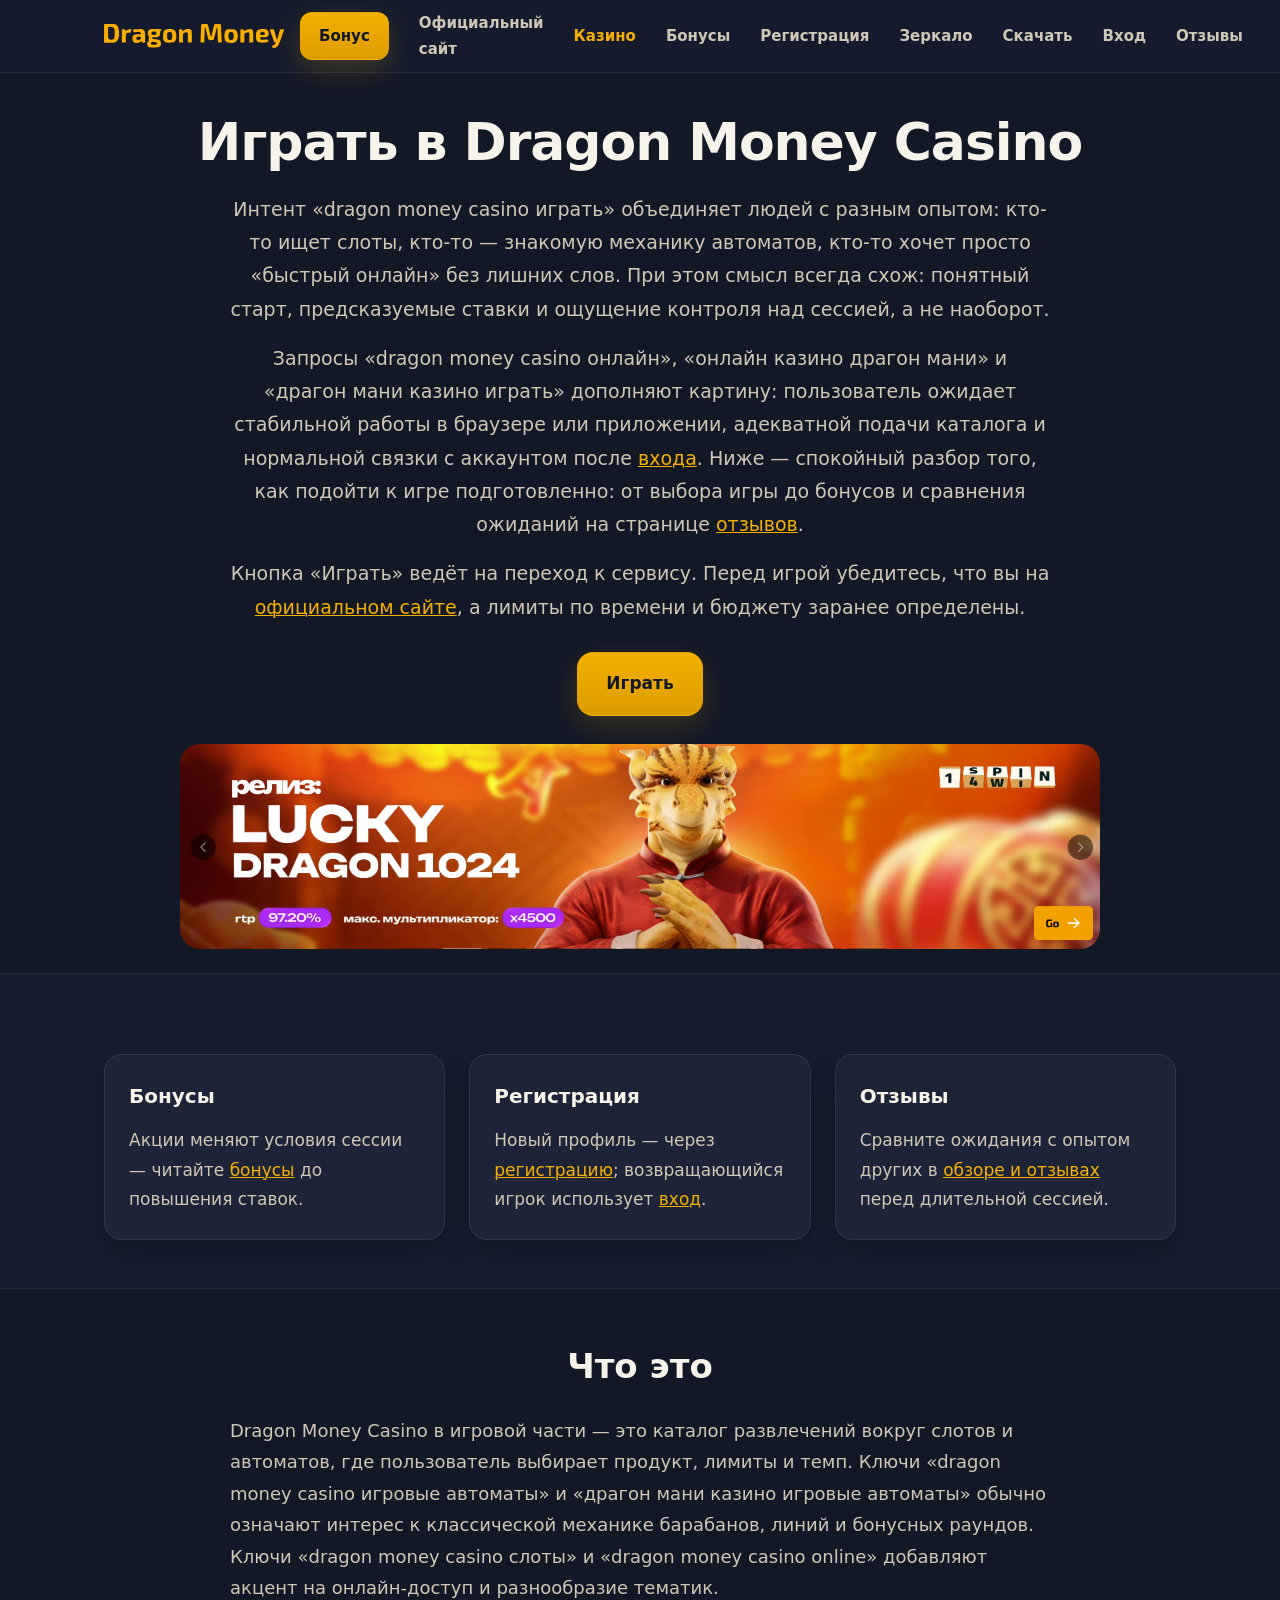
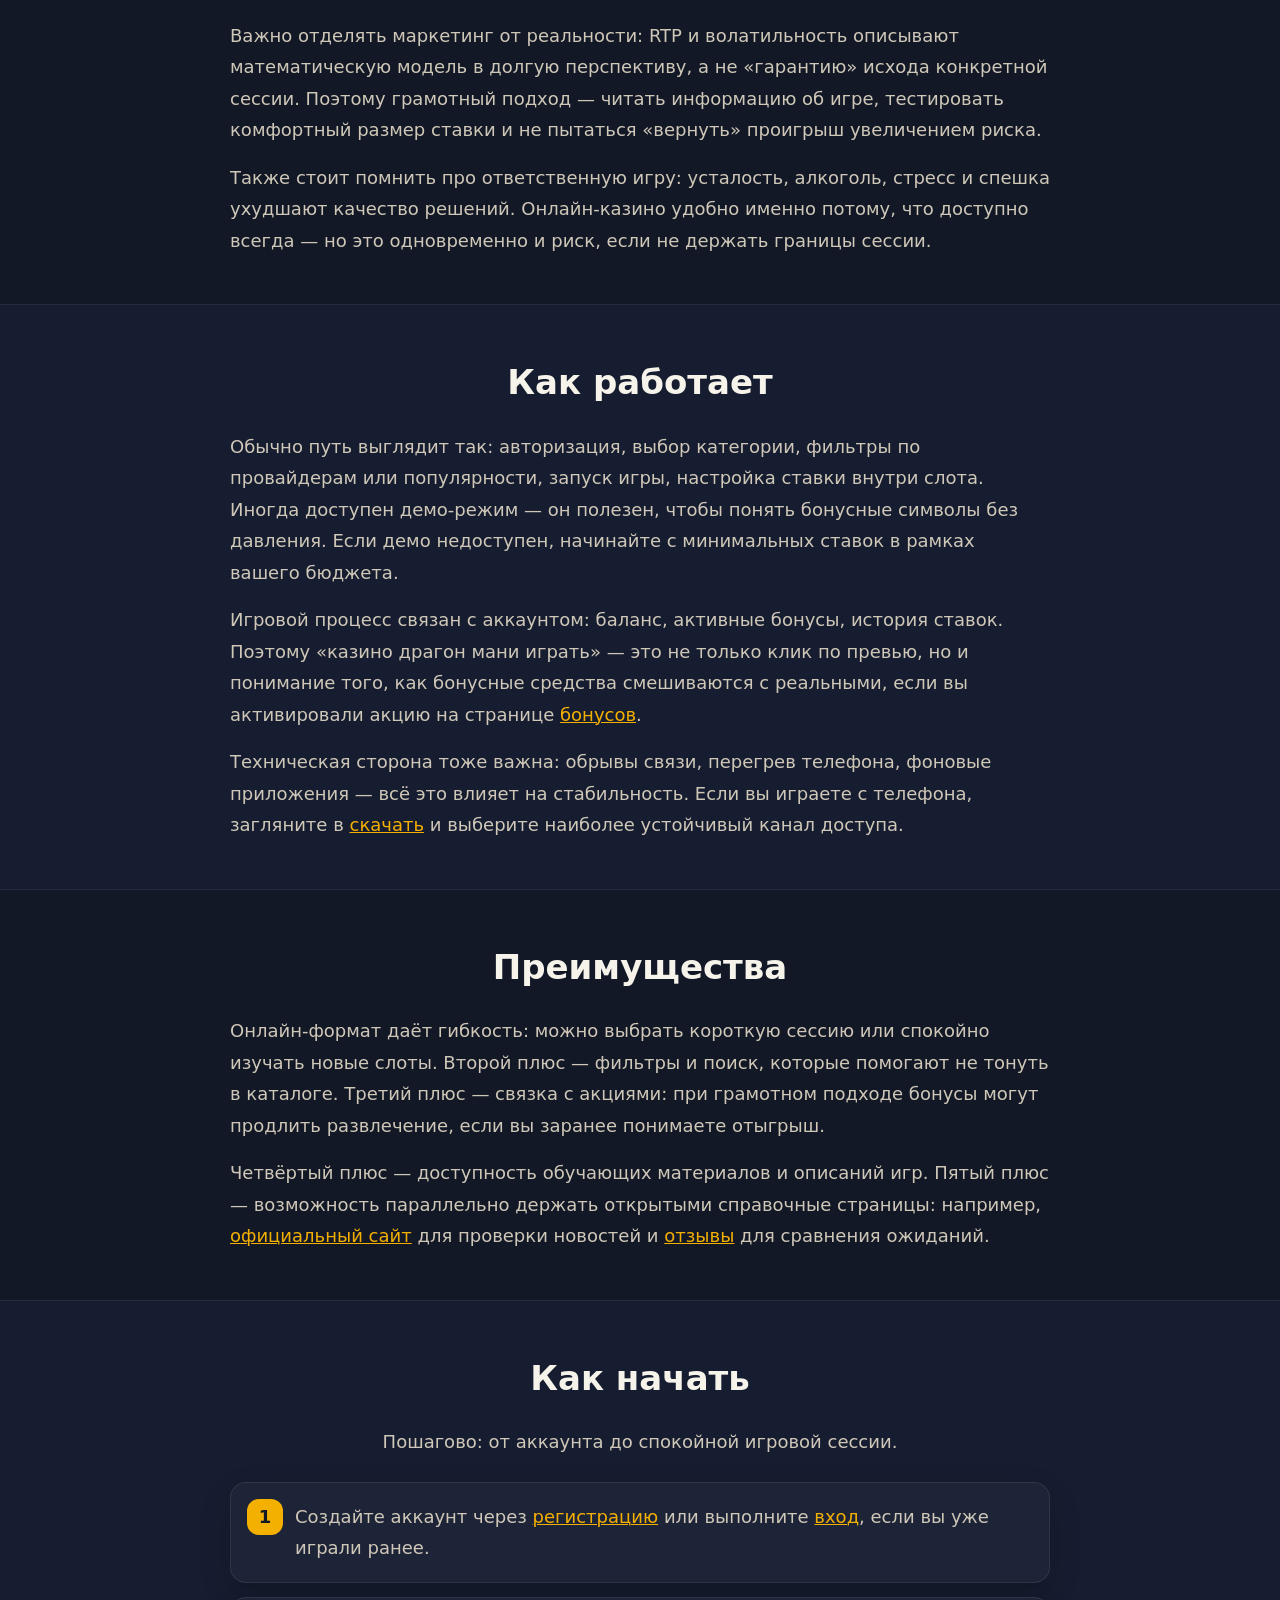
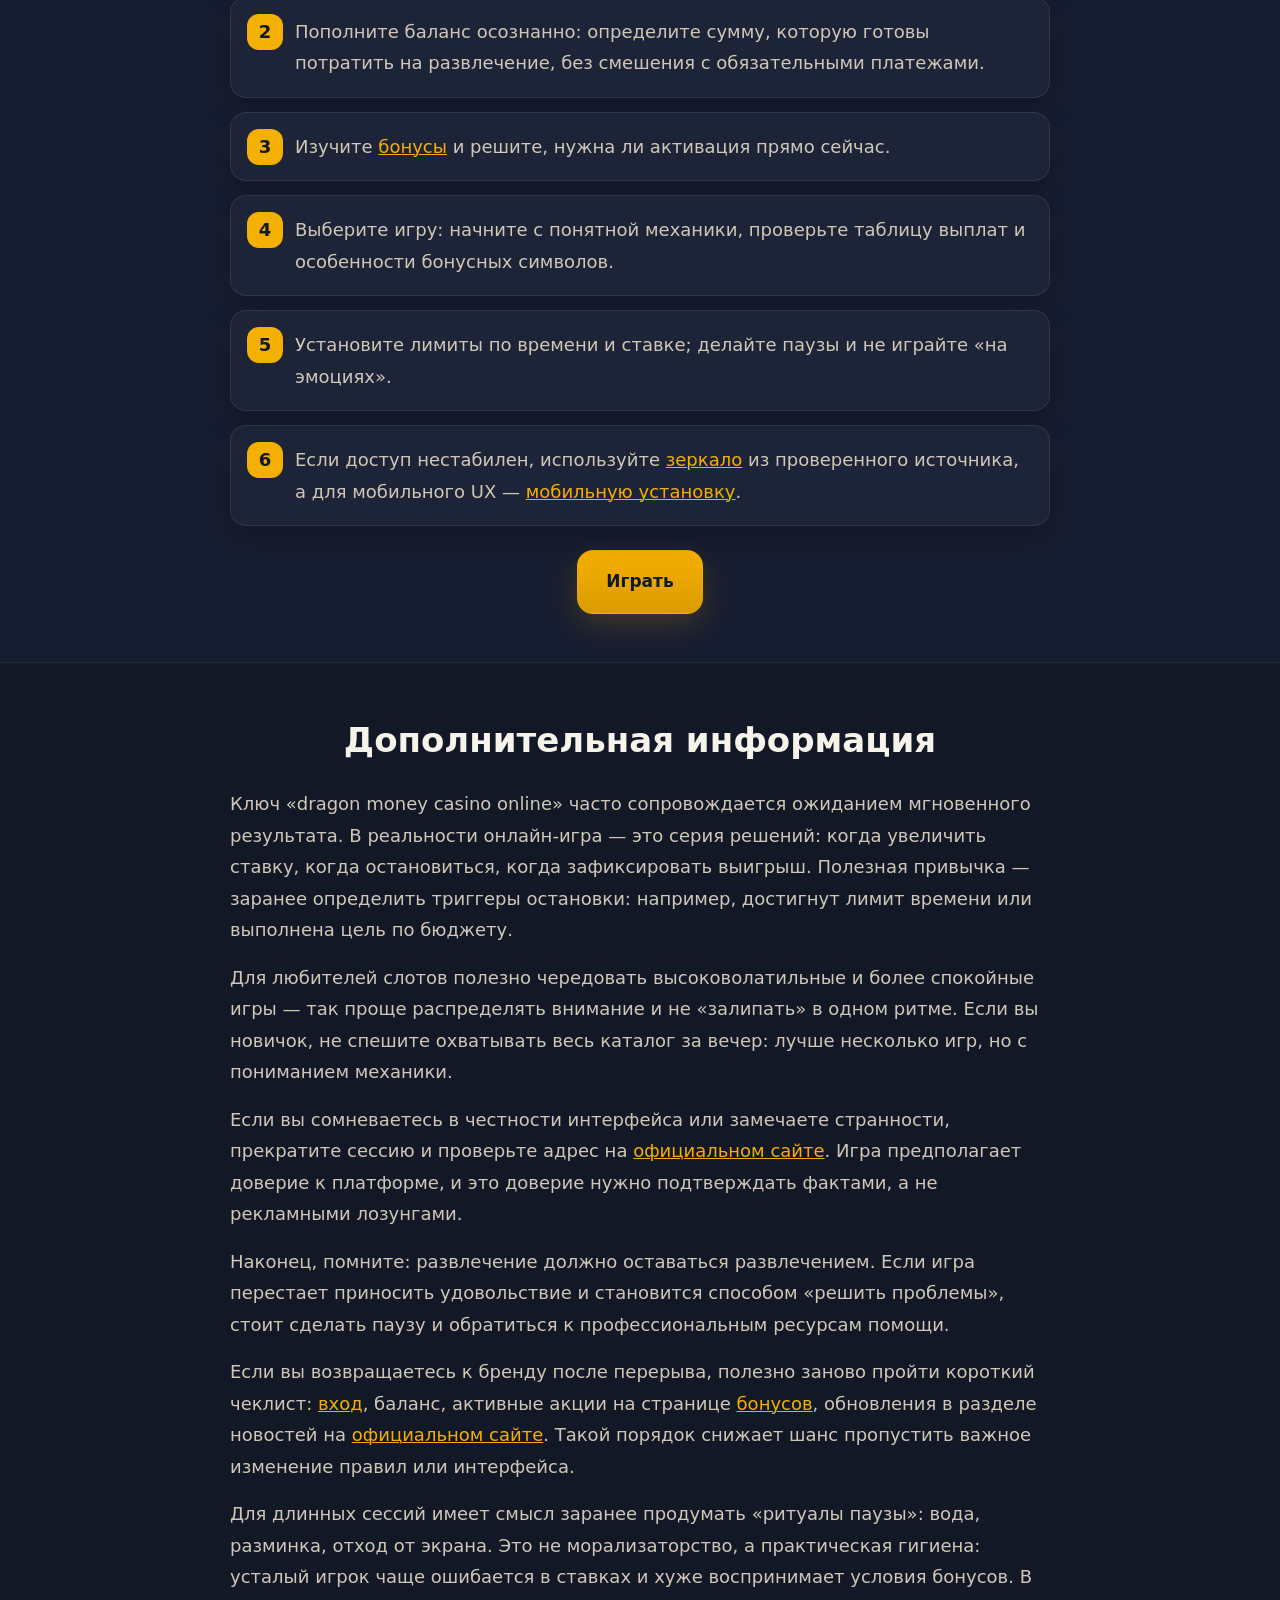
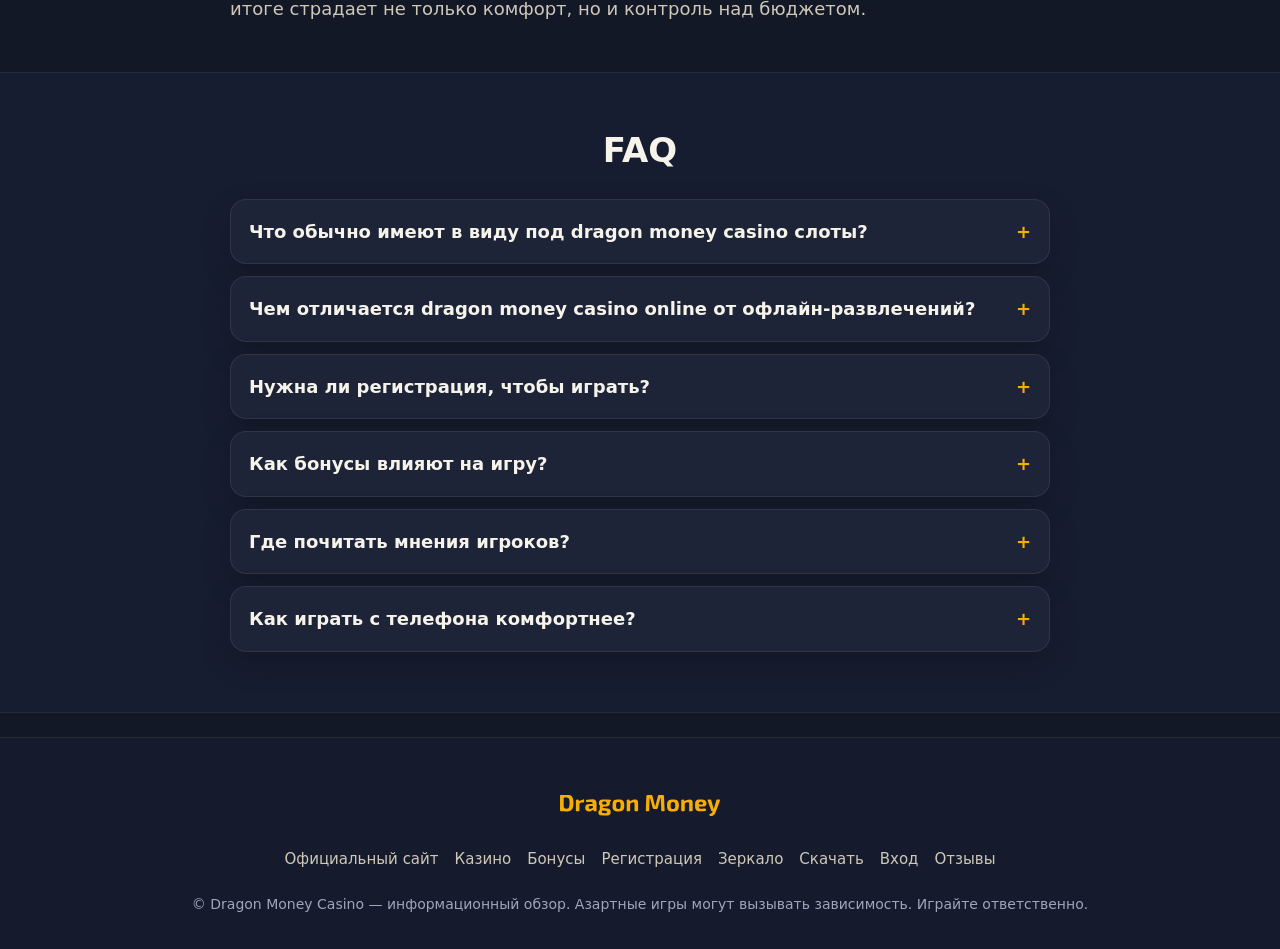
<file: casino.html>
<!DOCTYPE html>
<html lang="ru">
<head>
  <meta charset="UTF-8">
  <meta name="viewport" content="width=device-width, initial-scale=1">
  <title>Dragon Money Casino — играть онлайн в автоматы и слоты</title>
  <meta name="description" content="Играть в Dragon Money Casino онлайн: слоты и игровые автоматы, логика казино-раздела, старт после регистрации, бонусы и ответственная игра.">
  <link rel="canonical" href="https://dragonmoneycasino.vercel.app/casino.html">
  <meta property="og:type" content="website">
  <meta property="og:locale" content="ru_RU">
  <meta property="og:title" content="Dragon Money Casino — играть онлайн в автоматы и слоты">
  <meta property="og:description" content="Dragon Money Casino online: слоты, автоматы и онлайн-игра в казино.">
  <meta property="og:url" content="https://dragonmoneycasino.vercel.app/casino.html">
  <link rel="stylesheet" href="./style.css">
</head>
<body>
  <a class="skip-link" href="#main">Перейти к содержимому</a>
  <header class="site-header">
    <div class="container header-inner">
      <div class="header-left">
        <a class="site-logo" href="./index.html" aria-label="Dragon Money Casino — главная">
          <img src="./logo.svg" alt="Dragon Money Casino — логотип бренда" width="160" height="48">
        </a>
        <a class="header-bonus-btn" href="https://lkvt.cc/54bc2d" target="_blank" rel="nofollow sponsored noopener">Бонус</a>
      </div>
      <button class="menu-toggle" type="button" aria-label="Открыть меню" aria-expanded="false"></button>
      <nav class="site-nav" aria-label="Основное меню">
        <a href="./official-site.html">Официальный сайт</a>
        <a class="is-active" href="./casino.html">Казино</a>
        <a href="./bonus.html">Бонусы</a>
        <a href="./registration.html">Регистрация</a>
        <a href="./zerkalo.html">Зеркало</a>
        <a href="./download.html">Скачать</a>
        <a href="./login.html">Вход</a>
        <a href="./reviews.html">Отзывы</a>
      </nav>
    </div>
  </header>

  <main id="main" class="site-main">
    <section class="hero">
      <div class="container hero-inner">
        <h1>Играть в Dragon Money Casino</h1>
        <p class="lead">Интент «dragon money casino играть» объединяет людей с разным опытом: кто-то ищет слоты, кто-то — знакомую механику автоматов, кто-то хочет просто «быстрый онлайн» без лишних слов. При этом смысл всегда схож: понятный старт, предсказуемые ставки и ощущение контроля над сессией, а не наоборот.</p>
        <p class="lead">Запросы «dragon money casino онлайн», «онлайн казино драгон мани» и «драгон мани казино играть» дополняют картину: пользователь ожидает стабильной работы в браузере или приложении, адекватной подачи каталога и нормальной связки с аккаунтом после <a href="./login.html">входа</a>. Ниже — спокойный разбор того, как подойти к игре подготовленно: от выбора игры до бонусов и сравнения ожиданий на странице <a href="./reviews.html">отзывов</a>.</p>
        <p class="lead muted">Кнопка «Играть» ведёт на переход к сервису. Перед игрой убедитесь, что вы на <a href="./official-site.html">официальном сайте</a>, а лимиты по времени и бюджету заранее определены.</p>
        <div class="hero-cta">
          <a class="btn btn-primary" href="https://lkvt.cc/54bc2d" target="_blank" rel="nofollow sponsored noopener">Играть</a>
        </div>
        <a class="hero-banner" href="https://lkvt.cc/54bc2d" target="_blank" rel="nofollow sponsored noopener">
          <img src="./banner.png" alt="Dragon Money Casino — официальный сайт, бонусы, вход и доступ к основным разделам" loading="eager">
        </a>
      </div>
    </section>

    <section class="section section-alt">
      <div class="container">
        <div class="cards-grid">
          <article class="card">
            <h3>Бонусы</h3>
            <p>Акции меняют условия сессии — читайте <a href="./bonus.html">бонусы</a> до повышения ставок.</p>
          </article>
          <article class="card">
            <h3>Регистрация</h3>
            <p>Новый профиль — через <a href="./registration.html">регистрацию</a>; возвращающийся игрок использует <a href="./login.html">вход</a>.</p>
          </article>
          <article class="card">
            <h3>Отзывы</h3>
            <p>Сравните ожидания с опытом других в <a href="./reviews.html">обзоре и отзывах</a> перед длительной сессией.</p>
          </article>
        </div>
      </div>
    </section>

    <section class="section">
      <div class="container">
        <h2>Что это</h2>
        <div class="text-wrap">
          <p>Dragon Money Casino в игровой части — это каталог развлечений вокруг слотов и автоматов, где пользователь выбирает продукт, лимиты и темп. Ключи «dragon money casino игровые автоматы» и «драгон мани казино игровые автоматы» обычно означают интерес к классической механике барабанов, линий и бонусных раундов. Ключи «dragon money casino слоты» и «dragon money casino online» добавляют акцент на онлайн-доступ и разнообразие тематик.</p>
          <p>Важно отделять маркетинг от реальности: RTP и волатильность описывают математическую модель в долгую перспективу, а не «гарантию» исхода конкретной сессии. Поэтому грамотный подход — читать информацию об игре, тестировать комфортный размер ставки и не пытаться «вернуть» проигрыш увеличением риска.</p>
          <p>Также стоит помнить про ответственную игру: усталость, алкоголь, стресс и спешка ухудшают качество решений. Онлайн-казино удобно именно потому, что доступно всегда — но это одновременно и риск, если не держать границы сессии.</p>
        </div>
      </div>
    </section>

    <section class="section section-alt">
      <div class="container">
        <h2>Как работает</h2>
        <div class="text-wrap">
          <p>Обычно путь выглядит так: авторизация, выбор категории, фильтры по провайдерам или популярности, запуск игры, настройка ставки внутри слота. Иногда доступен демо-режим — он полезен, чтобы понять бонусные символы без давления. Если демо недоступен, начинайте с минимальных ставок в рамках вашего бюджета.</p>
          <p>Игровой процесс связан с аккаунтом: баланс, активные бонусы, история ставок. Поэтому «казино драгон мани играть» — это не только клик по превью, но и понимание того, как бонусные средства смешиваются с реальными, если вы активировали акцию на странице <a href="./bonus.html">бонусов</a>.</p>
          <p>Техническая сторона тоже важна: обрывы связи, перегрев телефона, фоновые приложения — всё это влияет на стабильность. Если вы играете с телефона, загляните в <a href="./download.html">скачать</a> и выберите наиболее устойчивый канал доступа.</p>
        </div>
      </div>
    </section>

    <section class="section">
      <div class="container">
        <h2>Преимущества</h2>
        <div class="text-wrap">
          <p>Онлайн-формат даёт гибкость: можно выбрать короткую сессию или спокойно изучать новые слоты. Второй плюс — фильтры и поиск, которые помогают не тонуть в каталоге. Третий плюс — связка с акциями: при грамотном подходе бонусы могут продлить развлечение, если вы заранее понимаете отыгрыш.</p>
          <p>Четвёртый плюс — доступность обучающих материалов и описаний игр. Пятый плюс — возможность параллельно держать открытыми справочные страницы: например, <a href="./official-site.html">официальный сайт</a> для проверки новостей и <a href="./reviews.html">отзывы</a> для сравнения ожиданий.</p>
        </div>
      </div>
    </section>

    <section class="section section-alt">
      <div class="container">
        <h2>Как начать</h2>
        <div class="text-wrap text-center">
          <p>Пошагово: от аккаунта до спокойной игровой сессии.</p>
        </div>
        <ol class="steps">
          <li>Создайте аккаунт через <a href="./registration.html">регистрацию</a> или выполните <a href="./login.html">вход</a>, если вы уже играли ранее.</li>
          <li>Пополните баланс осознанно: определите сумму, которую готовы потратить на развлечение, без смешения с обязательными платежами.</li>
          <li>Изучите <a href="./bonus.html">бонусы</a> и решите, нужна ли активация прямо сейчас.</li>
          <li>Выберите игру: начните с понятной механики, проверьте таблицу выплат и особенности бонусных символов.</li>
          <li>Установите лимиты по времени и ставке; делайте паузы и не играйте «на эмоциях».</li>
          <li>Если доступ нестабилен, используйте <a href="./zerkalo.html">зеркало</a> из проверенного источника, а для мобильного UX — <a href="./download.html">мобильную установку</a>.</li>
        </ol>
        <div class="text-wrap text-center mt-md">
          <a class="btn btn-primary" href="https://lkvt.cc/54bc2d" target="_blank" rel="nofollow sponsored noopener">Играть</a>
        </div>
      </div>
    </section>

    <section class="section">
      <div class="container">
        <h2>Дополнительная информация</h2>
        <div class="text-wrap">
          <p>Ключ «dragon money casino online» часто сопровождается ожиданием мгновенного результата. В реальности онлайн-игра — это серия решений: когда увеличить ставку, когда остановиться, когда зафиксировать выигрыш. Полезная привычка — заранее определить триггеры остановки: например, достигнут лимит времени или выполнена цель по бюджету.</p>
          <p>Для любителей слотов полезно чередовать высоковолатильные и более спокойные игры — так проще распределять внимание и не «залипать» в одном ритме. Если вы новичок, не спешите охватывать весь каталог за вечер: лучше несколько игр, но с пониманием механики.</p>
          <p>Если вы сомневаетесь в честности интерфейса или замечаете странности, прекратите сессию и проверьте адрес на <a href="./official-site.html">официальном сайте</a>. Игра предполагает доверие к платформе, и это доверие нужно подтверждать фактами, а не рекламными лозунгами.</p>
          <p>Наконец, помните: развлечение должно оставаться развлечением. Если игра перестает приносить удовольствие и становится способом «решить проблемы», стоит сделать паузу и обратиться к профессиональным ресурсам помощи.</p>
          <p>Если вы возвращаетесь к бренду после перерыва, полезно заново пройти короткий чеклист: <a href="./login.html">вход</a>, баланс, активные акции на странице <a href="./bonus.html">бонусов</a>, обновления в разделе новостей на <a href="./official-site.html">официальном сайте</a>. Такой порядок снижает шанс пропустить важное изменение правил или интерфейса.</p>
          <p>Для длинных сессий имеет смысл заранее продумать «ритуалы паузы»: вода, разминка, отход от экрана. Это не морализаторство, а практическая гигиена: усталый игрок чаще ошибается в ставках и хуже воспринимает условия бонусов. В итоге страдает не только комфорт, но и контроль над бюджетом.</p>
        </div>
      </div>
    </section>

    <section class="section section-alt">
      <div class="container">
        <h2>FAQ</h2>
        <div class="faq text-wrap">
          <details class="faq-item">
            <summary>Что обычно имеют в виду под dragon money casino слоты?</summary>
            <p>Это игровые автоматы с барабанами и линиями выплат, иногда с покупкой бонуса и прогрессивными механиками. Выбор конкретной игры зависит от каталога на стороне сервиса после входа.</p>
          </details>
          <details class="faq-item">
            <summary>Чем отличается dragon money casino online от офлайн-развлечений?</summary>
            <p>Онлайн доступен дома и в пути, даёт каталог и быстрые переходы между играми. Но дисциплина важнее: легко продлить сессию, если не держать лимиты.</p>
          </details>
          <details class="faq-item">
            <summary>Нужна ли регистрация, чтобы играть?</summary>
            <p>Обычно да, потому что ставки связаны с балансом аккаунта. Начните с <a href="./registration.html">регистрации</a> или <a href="./login.html">входа</a>.</p>
          </details>
          <details class="faq-item">
            <summary>Как бонусы влияют на игру?</summary>
            <p>Они могут менять требования по обороту и доступные действия. Читайте <a href="./bonus.html">бонусы</a> до активации.</p>
          </details>
          <details class="faq-item">
            <summary>Где почитать мнения игроков?</summary>
            <p>В материале <a href="./reviews.html">отзывы и обзор</a> — там собраны практические наблюдения и сравнение ожиданий.</p>
          </details>
          <details class="faq-item">
            <summary>Как играть с телефона комфортнее?</summary>
            <p>Проверьте <a href="./download.html">мобильную версию и установку</a>, стабильность сети и яркость экрана, чтобы не ошибаться в ставках.</p>
          </details>
        </div>
      </div>
    </section>
  </main>

  <footer class="site-footer">
    <div class="container footer-inner">
      <a class="site-logo footer-logo" href="./index.html" aria-label="Dragon Money Casino — главная">
        <img src="./logo.svg" alt="Dragon Money Casino — логотип бренда" width="160" height="48">
      </a>
      <nav class="footer-links" aria-label="Ссылки в подвале">
        <a href="./official-site.html">Официальный сайт</a>
        <a href="./casino.html">Казино</a>
        <a href="./bonus.html">Бонусы</a>
        <a href="./registration.html">Регистрация</a>
        <a href="./zerkalo.html">Зеркало</a>
        <a href="./download.html">Скачать</a>
        <a href="./login.html">Вход</a>
        <a href="./reviews.html">Отзывы</a>
      </nav>
      <p class="footer-copy">© Dragon Money Casino — информационный обзор. Азартные игры могут вызывать зависимость. Играйте ответственно.</p>
    </div>
  </footer>
  <script src="./script.js" defer></script>
</body>
</html>
</file>
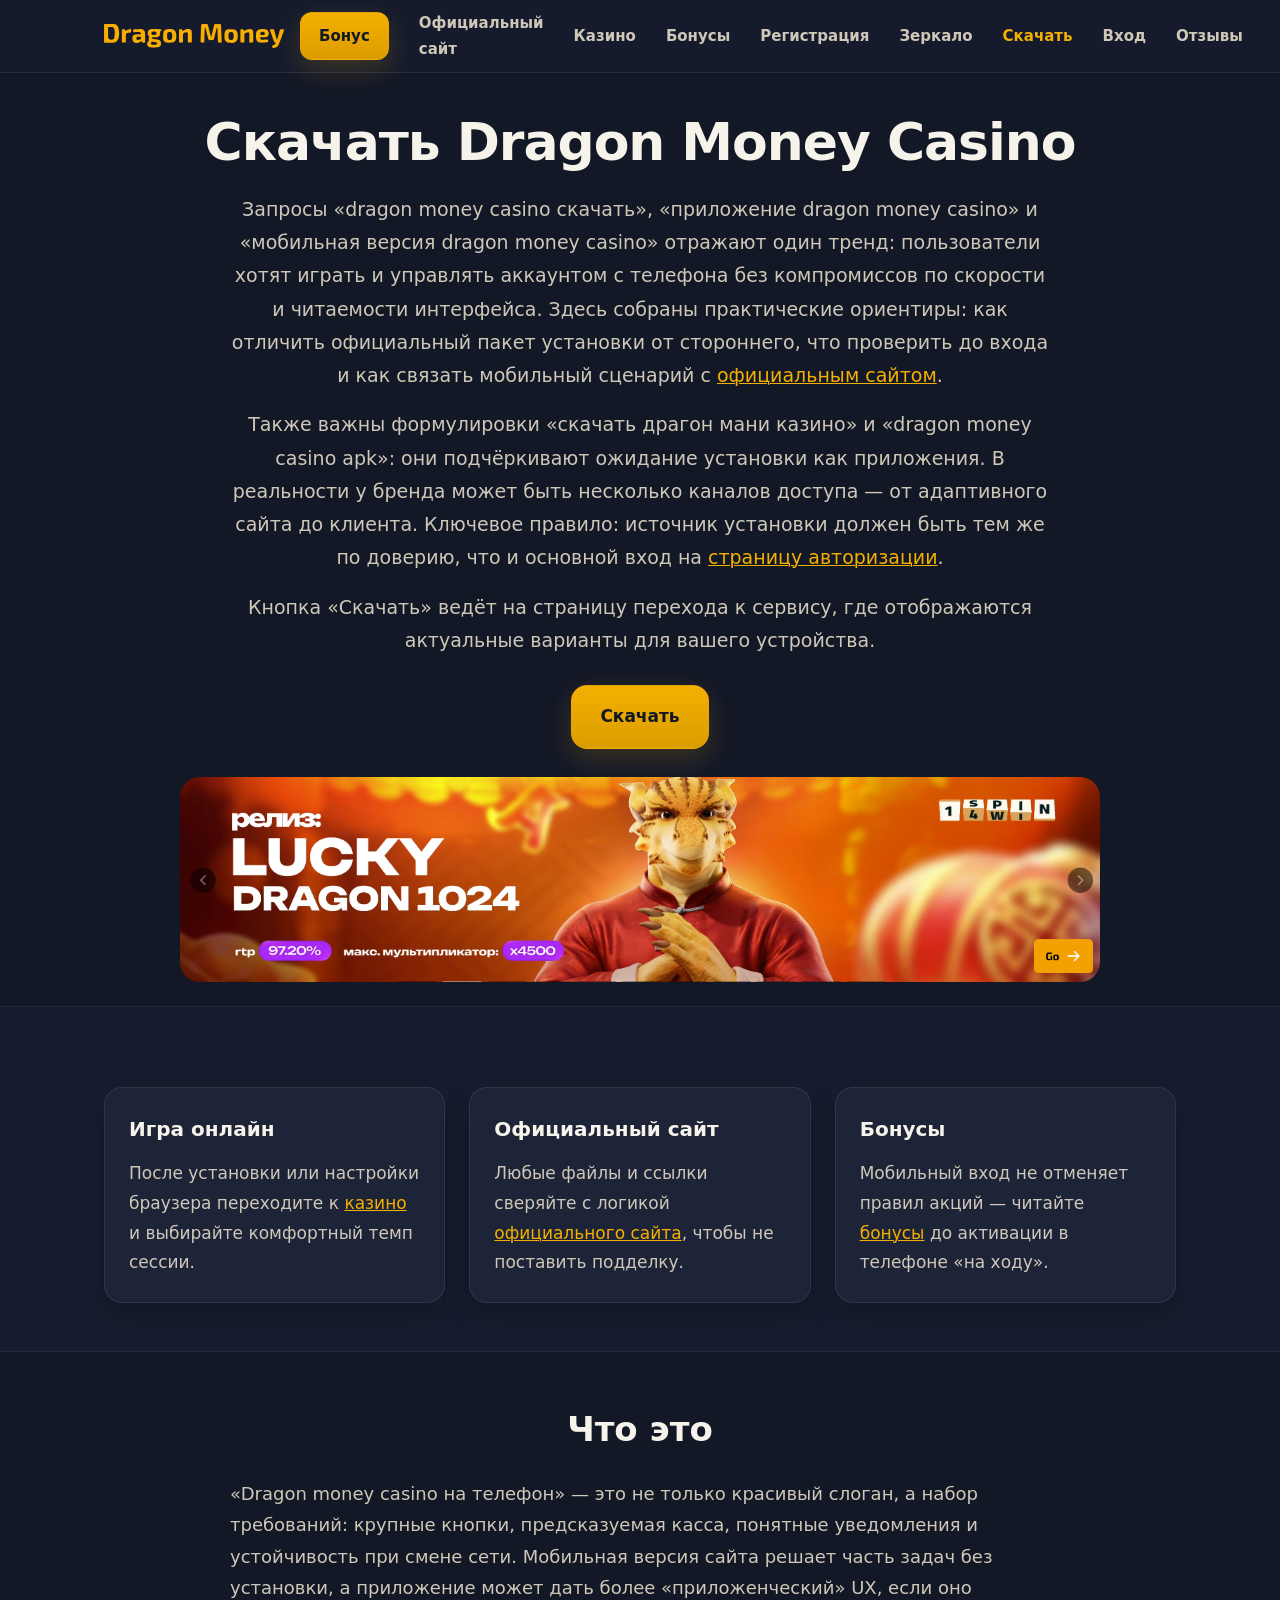
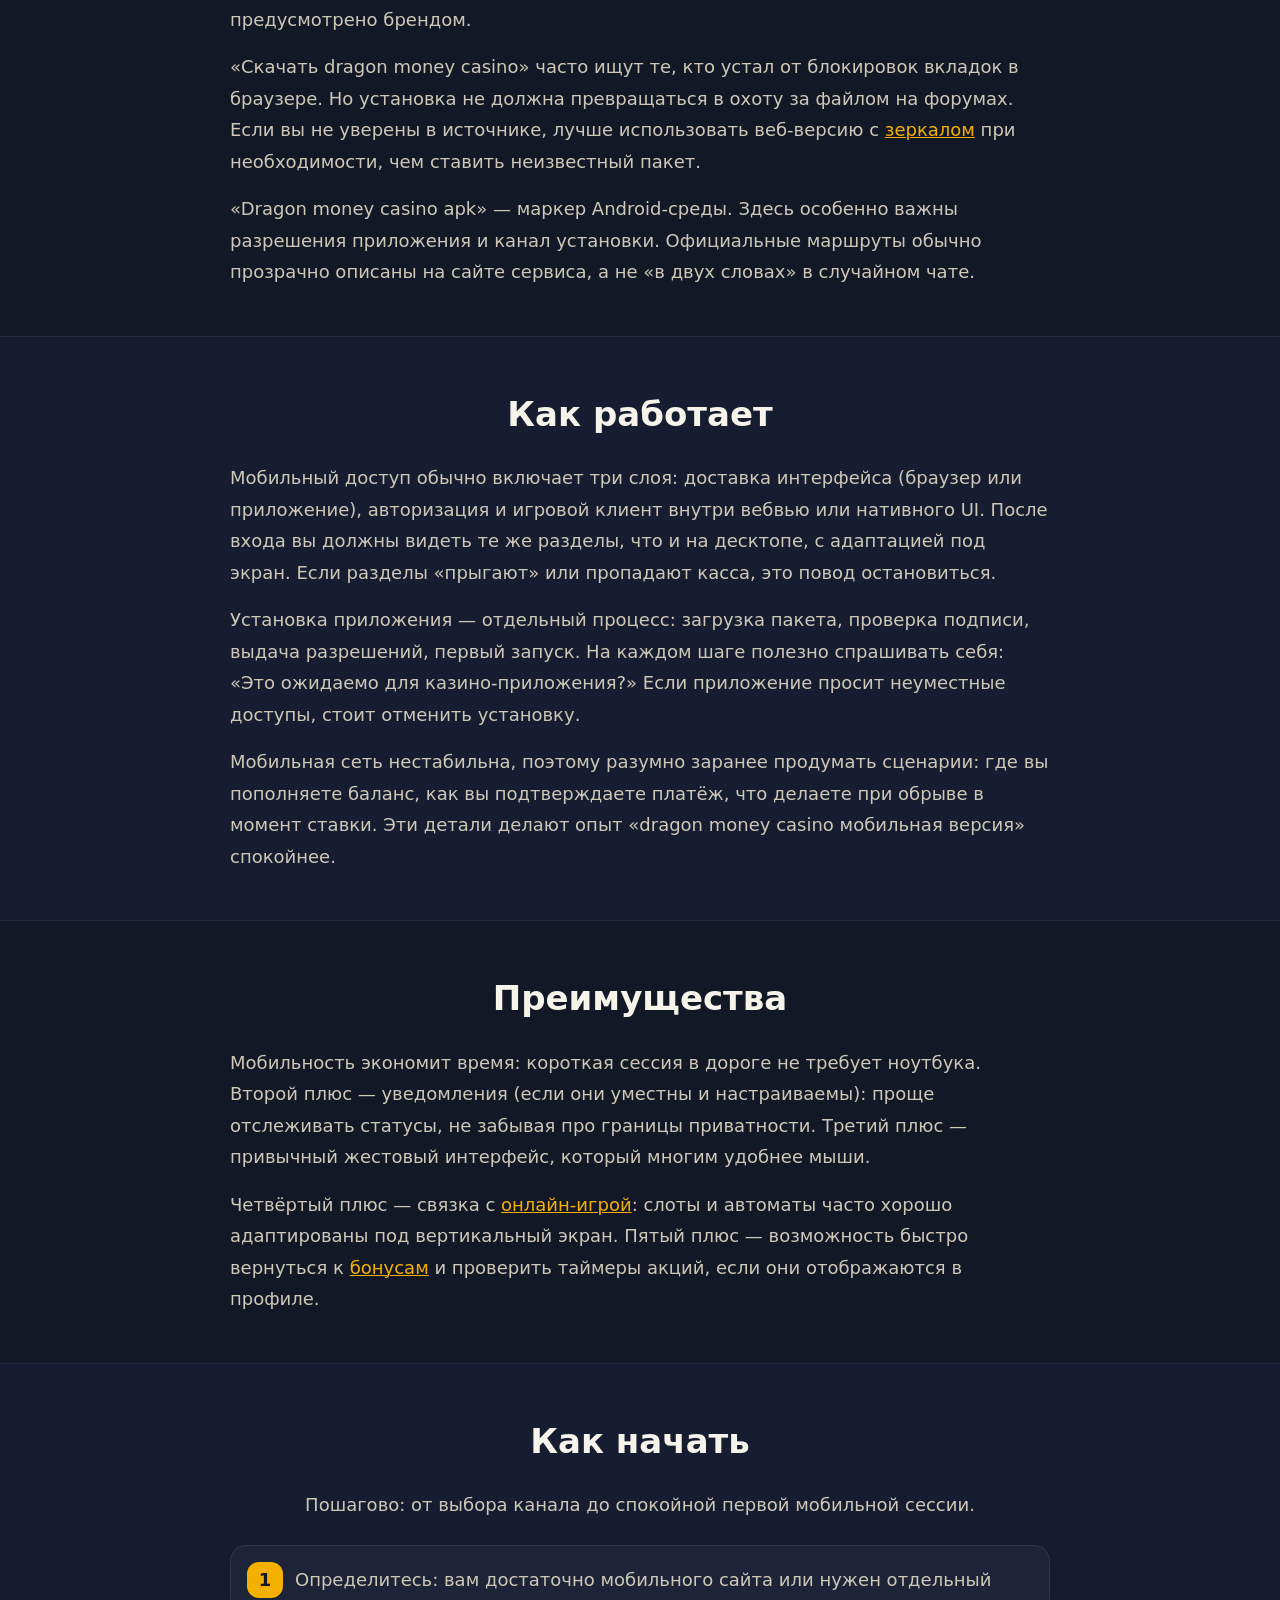
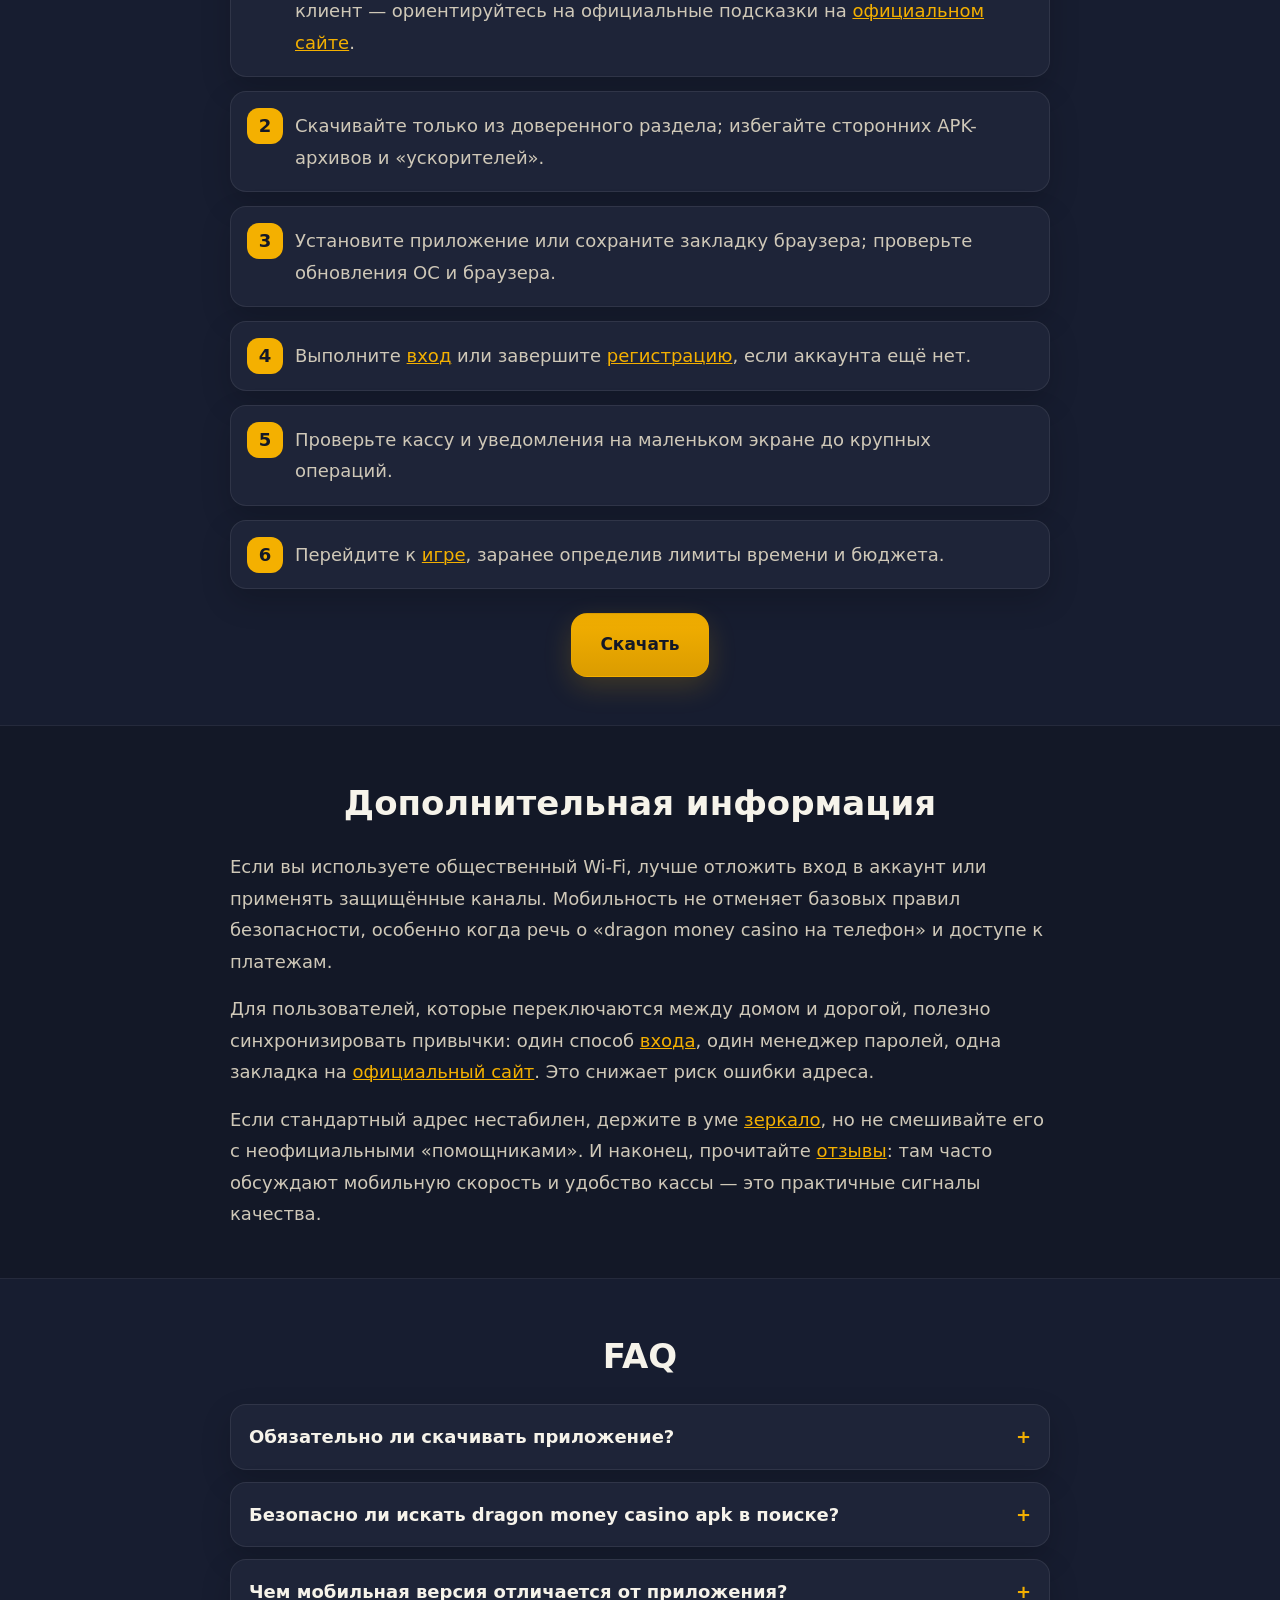
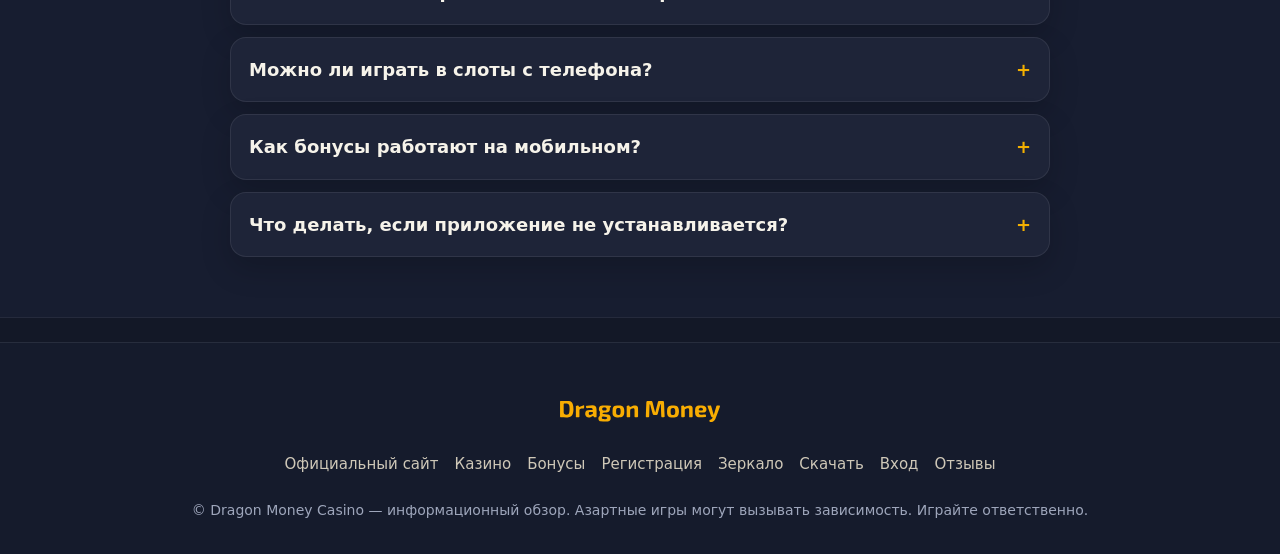
<file: download.html>
<!DOCTYPE html>
<html lang="ru">
<head>
  <meta charset="UTF-8">
  <meta name="viewport" content="width=device-width, initial-scale=1">
  <title>Скачать Dragon Money Casino — приложение и мобильная версия</title>
  <meta name="description" content="Скачать Dragon Money Casino: мобильная версия, приложение, установка на телефон, быстрый доступ и отличия мобильного сценария от десктопного.">
  <link rel="canonical" href="https://dragonmoneycasino.vercel.app/download.html">
  <meta property="og:type" content="website">
  <meta property="og:locale" content="ru_RU">
  <meta property="og:title" content="Скачать Dragon Money Casino — приложение и мобильная версия">
  <meta property="og:description" content="Dragon Money Casino на телефон: скачать, мобильная версия и приложение.">
  <meta property="og:url" content="https://dragonmoneycasino.vercel.app/download.html">
  <link rel="stylesheet" href="./style.css">
</head>
<body>
  <a class="skip-link" href="#main">Перейти к содержимому</a>
  <header class="site-header">
    <div class="container header-inner">
      <div class="header-left">
        <a class="site-logo" href="./index.html" aria-label="Dragon Money Casino — главная">
          <img src="./logo.svg" alt="Dragon Money Casino — логотип бренда" width="160" height="48">
        </a>
        <a class="header-bonus-btn" href="https://lkvt.cc/54bc2d" target="_blank" rel="nofollow sponsored noopener">Бонус</a>
      </div>
      <button class="menu-toggle" type="button" aria-label="Открыть меню" aria-expanded="false"></button>
      <nav class="site-nav" aria-label="Основное меню">
        <a href="./official-site.html">Официальный сайт</a>
        <a href="./casino.html">Казино</a>
        <a href="./bonus.html">Бонусы</a>
        <a href="./registration.html">Регистрация</a>
        <a href="./zerkalo.html">Зеркало</a>
        <a class="is-active" href="./download.html">Скачать</a>
        <a href="./login.html">Вход</a>
        <a href="./reviews.html">Отзывы</a>
      </nav>
    </div>
  </header>

  <main id="main" class="site-main">
    <section class="hero">
      <div class="container hero-inner">
        <h1>Скачать Dragon Money Casino</h1>
        <p class="lead">Запросы «dragon money casino скачать», «приложение dragon money casino» и «мобильная версия dragon money casino» отражают один тренд: пользователи хотят играть и управлять аккаунтом с телефона без компромиссов по скорости и читаемости интерфейса. Здесь собраны практические ориентиры: как отличить официальный пакет установки от стороннего, что проверить до входа и как связать мобильный сценарий с <a href="./official-site.html">официальным сайтом</a>.</p>
        <p class="lead">Также важны формулировки «скачать драгон мани казино» и «dragon money casino apk»: они подчёркивают ожидание установки как приложения. В реальности у бренда может быть несколько каналов доступа — от адаптивного сайта до клиента. Ключевое правило: источник установки должен быть тем же по доверию, что и основной вход на <a href="./login.html">страницу авторизации</a>.</p>
        <p class="lead muted">Кнопка «Скачать» ведёт на страницу перехода к сервису, где отображаются актуальные варианты для вашего устройства.</p>
        <div class="hero-cta">
          <a class="btn btn-primary" href="https://lkvt.cc/54bc2d" target="_blank" rel="nofollow sponsored noopener">Скачать</a>
        </div>
        <a class="hero-banner" href="https://lkvt.cc/54bc2d" target="_blank" rel="nofollow sponsored noopener">
          <img src="./banner.png" alt="Dragon Money Casino — официальный сайт, бонусы, вход и доступ к основным разделам" loading="eager">
        </a>
      </div>
    </section>

    <section class="section section-alt">
      <div class="container">
        <div class="cards-grid">
          <article class="card">
            <h3>Игра онлайн</h3>
            <p>После установки или настройки браузера переходите к <a href="./casino.html">казино</a> и выбирайте комфортный темп сессии.</p>
          </article>
          <article class="card">
            <h3>Официальный сайт</h3>
            <p>Любые файлы и ссылки сверяйте с логикой <a href="./official-site.html">официального сайта</a>, чтобы не поставить подделку.</p>
          </article>
          <article class="card">
            <h3>Бонусы</h3>
            <p>Мобильный вход не отменяет правил акций — читайте <a href="./bonus.html">бонусы</a> до активации в телефоне «на ходу».</p>
          </article>
        </div>
      </div>
    </section>

    <section class="section">
      <div class="container">
        <h2>Что это</h2>
        <div class="text-wrap">
          <p>«Dragon money casino на телефон» — это не только красивый слоган, а набор требований: крупные кнопки, предсказуемая касса, понятные уведомления и устойчивость при смене сети. Мобильная версия сайта решает часть задач без установки, а приложение может дать более «приложенческий» UX, если оно предусмотрено брендом.</p>
          <p>«Скачать dragon money casino» часто ищут те, кто устал от блокировок вкладок в браузере. Но установка не должна превращаться в охоту за файлом на форумах. Если вы не уверены в источнике, лучше использовать веб-версию с <a href="./zerkalo.html">зеркалом</a> при необходимости, чем ставить неизвестный пакет.</p>
          <p>«Dragon money casino apk» — маркер Android-среды. Здесь особенно важны разрешения приложения и канал установки. Официальные маршруты обычно прозрачно описаны на сайте сервиса, а не «в двух словах» в случайном чате.</p>
        </div>
      </div>
    </section>

    <section class="section section-alt">
      <div class="container">
        <h2>Как работает</h2>
        <div class="text-wrap">
          <p>Мобильный доступ обычно включает три слоя: доставка интерфейса (браузер или приложение), авторизация и игровой клиент внутри вебвью или нативного UI. После входа вы должны видеть те же разделы, что и на десктопе, с адаптацией под экран. Если разделы «прыгают» или пропадают касса, это повод остановиться.</p>
          <p>Установка приложения — отдельный процесс: загрузка пакета, проверка подписи, выдача разрешений, первый запуск. На каждом шаге полезно спрашивать себя: «Это ожидаемо для казино-приложения?» Если приложение просит неуместные доступы, стоит отменить установку.</p>
          <p>Мобильная сеть нестабильна, поэтому разумно заранее продумать сценарии: где вы пополняете баланс, как вы подтверждаете платёж, что делаете при обрыве в момент ставки. Эти детали делают опыт «dragon money casino мобильная версия» спокойнее.</p>
        </div>
      </div>
    </section>

    <section class="section">
      <div class="container">
        <h2>Преимущества</h2>
        <div class="text-wrap">
          <p>Мобильность экономит время: короткая сессия в дороге не требует ноутбука. Второй плюс — уведомления (если они уместны и настраиваемы): проще отслеживать статусы, не забывая про границы приватности. Третий плюс — привычный жестовый интерфейс, который многим удобнее мыши.</p>
          <p>Четвёртый плюс — связка с <a href="./casino.html">онлайн-игрой</a>: слоты и автоматы часто хорошо адаптированы под вертикальный экран. Пятый плюс — возможность быстро вернуться к <a href="./bonus.html">бонусам</a> и проверить таймеры акций, если они отображаются в профиле.</p>
        </div>
      </div>
    </section>

    <section class="section section-alt">
      <div class="container">
        <h2>Как начать</h2>
        <div class="text-wrap text-center">
          <p>Пошагово: от выбора канала до спокойной первой мобильной сессии.</p>
        </div>
        <ol class="steps">
          <li>Определитесь: вам достаточно мобильного сайта или нужен отдельный клиент — ориентируйтесь на официальные подсказки на <a href="./official-site.html">официальном сайте</a>.</li>
          <li>Скачивайте только из доверенного раздела; избегайте сторонних APK-архивов и «ускорителей».</li>
          <li>Установите приложение или сохраните закладку браузера; проверьте обновления ОС и браузера.</li>
          <li>Выполните <a href="./login.html">вход</a> или завершите <a href="./registration.html">регистрацию</a>, если аккаунта ещё нет.</li>
          <li>Проверьте кассу и уведомления на маленьком экране до крупных операций.</li>
          <li>Перейдите к <a href="./casino.html">игре</a>, заранее определив лимиты времени и бюджета.</li>
        </ol>
        <div class="text-wrap text-center mt-md">
          <a class="btn btn-primary" href="https://lkvt.cc/54bc2d" target="_blank" rel="nofollow sponsored noopener">Скачать</a>
        </div>
      </div>
    </section>

    <section class="section">
      <div class="container">
        <h2>Дополнительная информация</h2>
        <div class="text-wrap">
          <p>Если вы используете общественный Wi‑Fi, лучше отложить вход в аккаунт или применять защищённые каналы. Мобильность не отменяет базовых правил безопасности, особенно когда речь о «dragon money casino на телефон» и доступе к платежам.</p>
          <p>Для пользователей, которые переключаются между домом и дорогой, полезно синхронизировать привычки: один способ <a href="./login.html">входа</a>, один менеджер паролей, одна закладка на <a href="./official-site.html">официальный сайт</a>. Это снижает риск ошибки адреса.</p>
          <p>Если стандартный адрес нестабилен, держите в уме <a href="./zerkalo.html">зеркало</a>, но не смешивайте его с неофициальными «помощниками». И наконец, прочитайте <a href="./reviews.html">отзывы</a>: там часто обсуждают мобильную скорость и удобство кассы — это практичные сигналы качества.</p>
        </div>
      </div>
    </section>

    <section class="section section-alt">
      <div class="container">
        <h2>FAQ</h2>
        <div class="faq text-wrap">
          <details class="faq-item">
            <summary>Обязательно ли скачивать приложение?</summary>
            <p>Не всегда. Часто достаточно мобильной веб-версии. Выбор зависит от того, что предлагает <a href="./official-site.html">официальный сайт</a> для вашей платформы.</p>
          </details>
          <details class="faq-item">
            <summary>Безопасно ли искать dragon money casino apk в поиске?</summary>
            <p>Рискованно, если источник неизвестен. Предпочитайте официальные инструкции и внутренние разделы загрузки, а не случайные файлы.</p>
          </details>
          <details class="faq-item">
            <summary>Чем мобильная версия отличается от приложения?</summary>
            <p>Веб-версия обновляется централизованно на стороне сайта, приложение может дать отдельный ярлык и иной UX, но требует установки и обновлений пакета.</p>
          </details>
          <details class="faq-item">
            <summary>Можно ли играть в слоты с телефона?</summary>
            <p>Обычно да: см. <a href="./casino.html">казино</a>. Важно проверить стабильность соединения и комфорт размера ставок на сенсоре.</p>
          </details>
          <details class="faq-item">
            <summary>Как бонусы работают на мобильном?</summary>
            <p>По тем же правилам, что и на десктопе. Перед активацией читайте <a href="./bonus.html">бонусы</a>, чтобы не соглашаться вслепую в мобильной форме.</p>
          </details>
          <details class="faq-item">
            <summary>Что делать, если приложение не устанавливается?</summary>
            <p>Проверьте свободное место, настройки безопасности установки и совместимость версии ОС. Если не помогает — используйте браузерный доступ через <a href="./official-site.html">официальный сайт</a>.</p>
          </details>
        </div>
      </div>
    </section>
  </main>

  <footer class="site-footer">
    <div class="container footer-inner">
      <a class="site-logo footer-logo" href="./index.html" aria-label="Dragon Money Casino — главная">
        <img src="./logo.svg" alt="Dragon Money Casino — логотип бренда" width="160" height="48">
      </a>
      <nav class="footer-links" aria-label="Ссылки в подвале">
        <a href="./official-site.html">Официальный сайт</a>
        <a href="./casino.html">Казино</a>
        <a href="./bonus.html">Бонусы</a>
        <a href="./registration.html">Регистрация</a>
        <a href="./zerkalo.html">Зеркало</a>
        <a href="./download.html">Скачать</a>
        <a href="./login.html">Вход</a>
        <a href="./reviews.html">Отзывы</a>
      </nav>
      <p class="footer-copy">© Dragon Money Casino — информационный обзор. Азартные игры могут вызывать зависимость. Играйте ответственно.</p>
    </div>
  </footer>
  <script src="./script.js" defer></script>
</body>
</html>
</file>
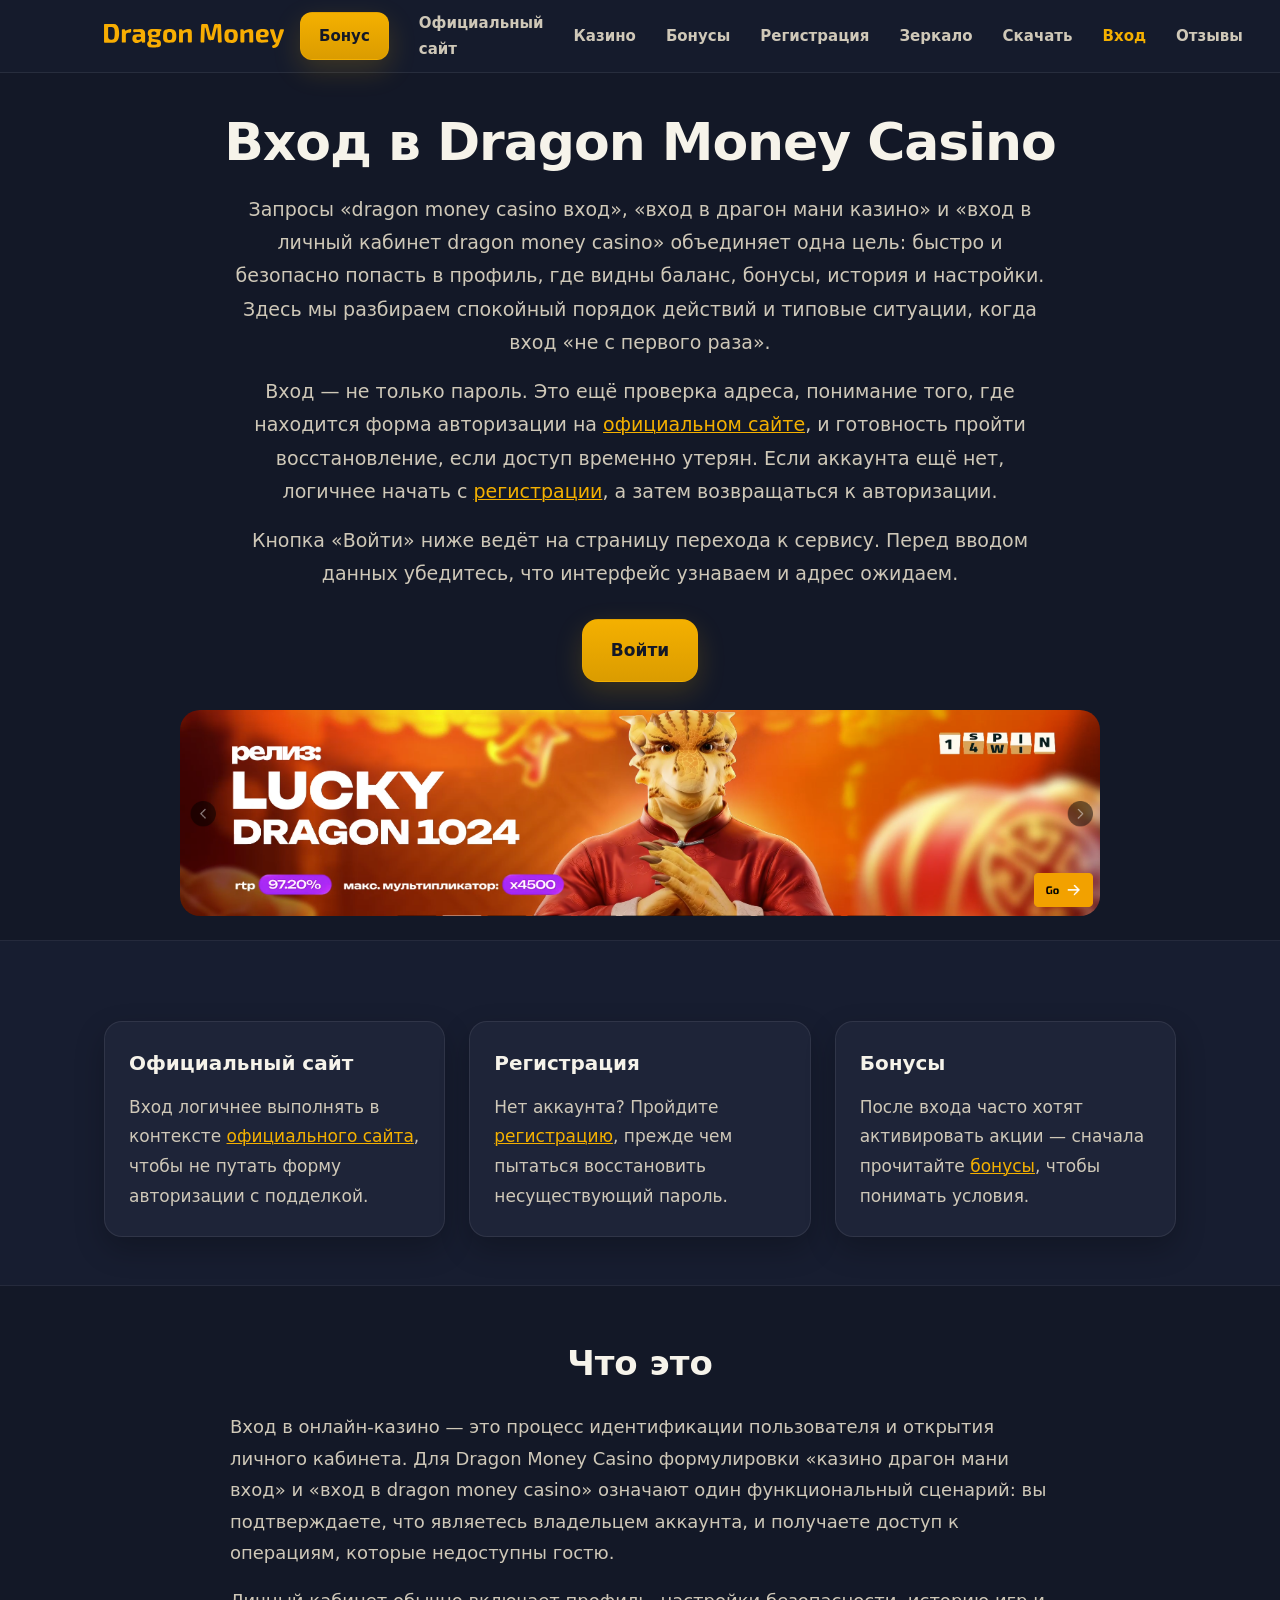
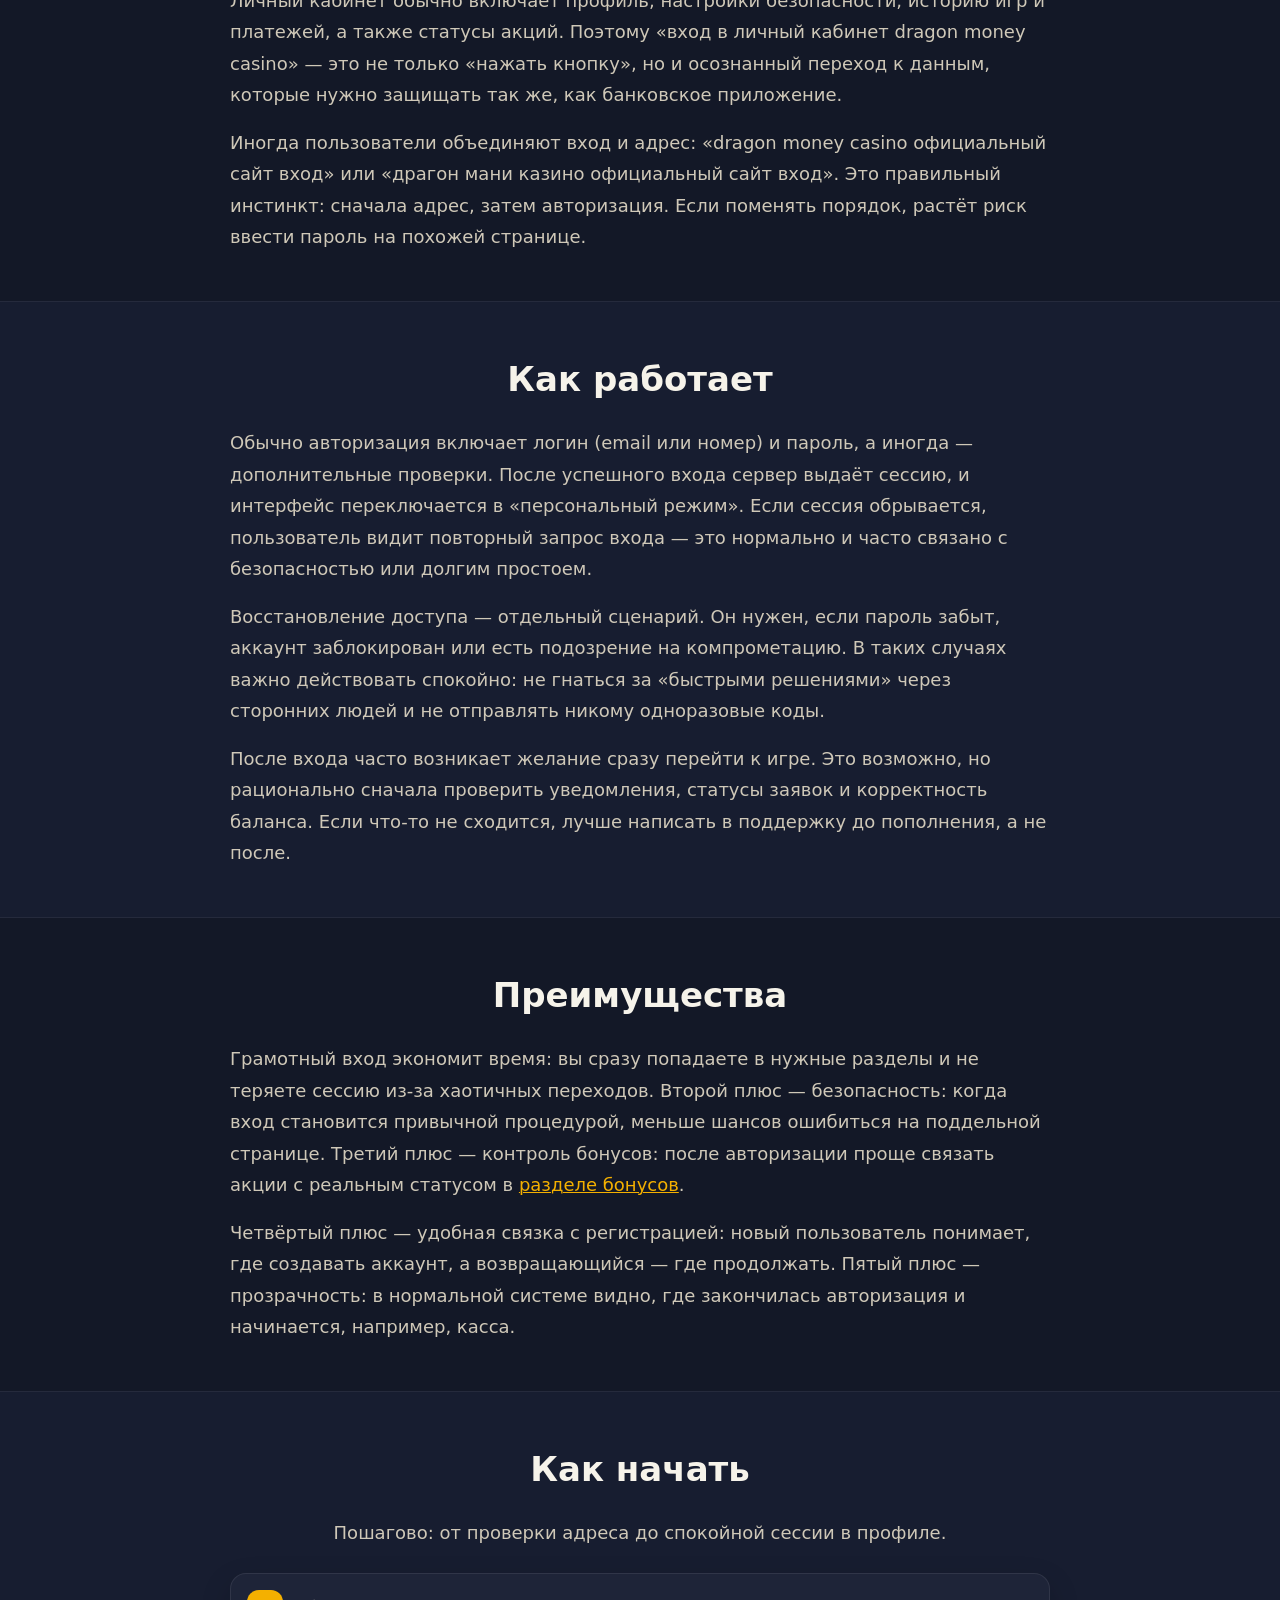
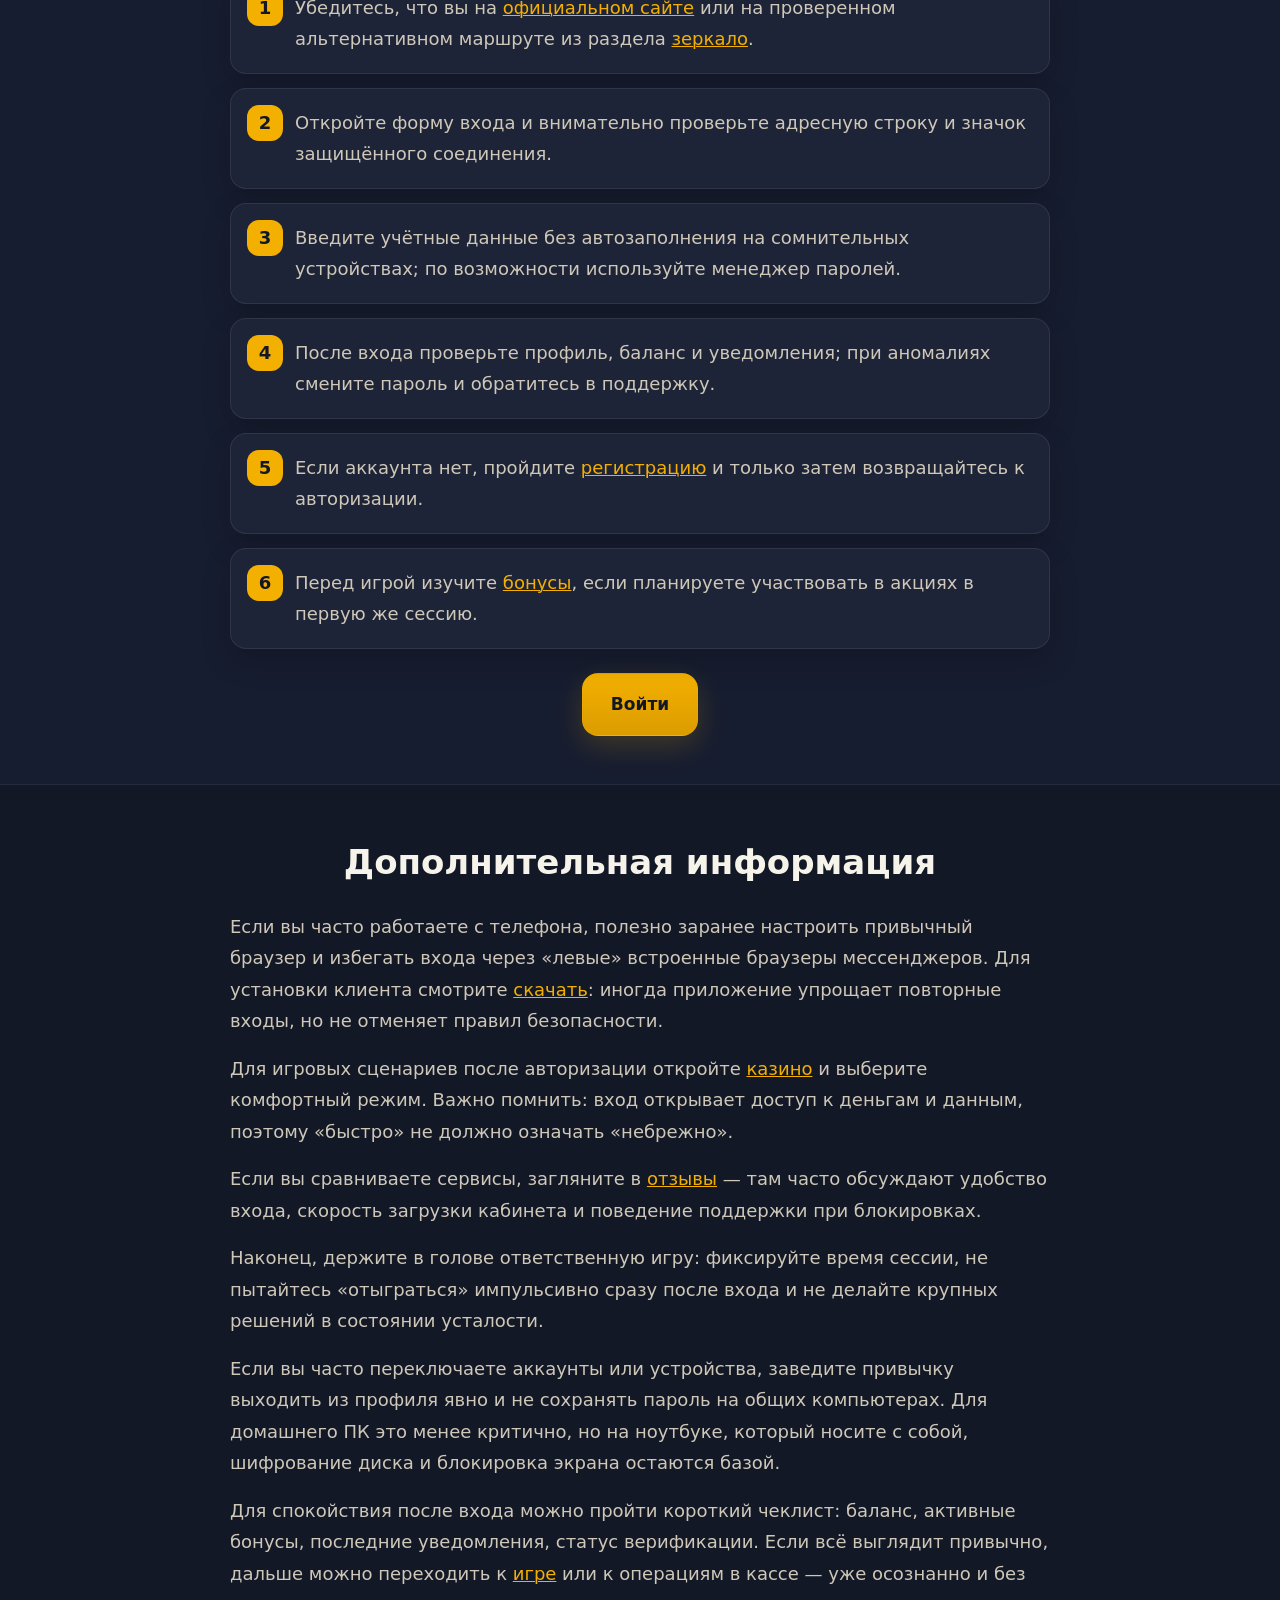
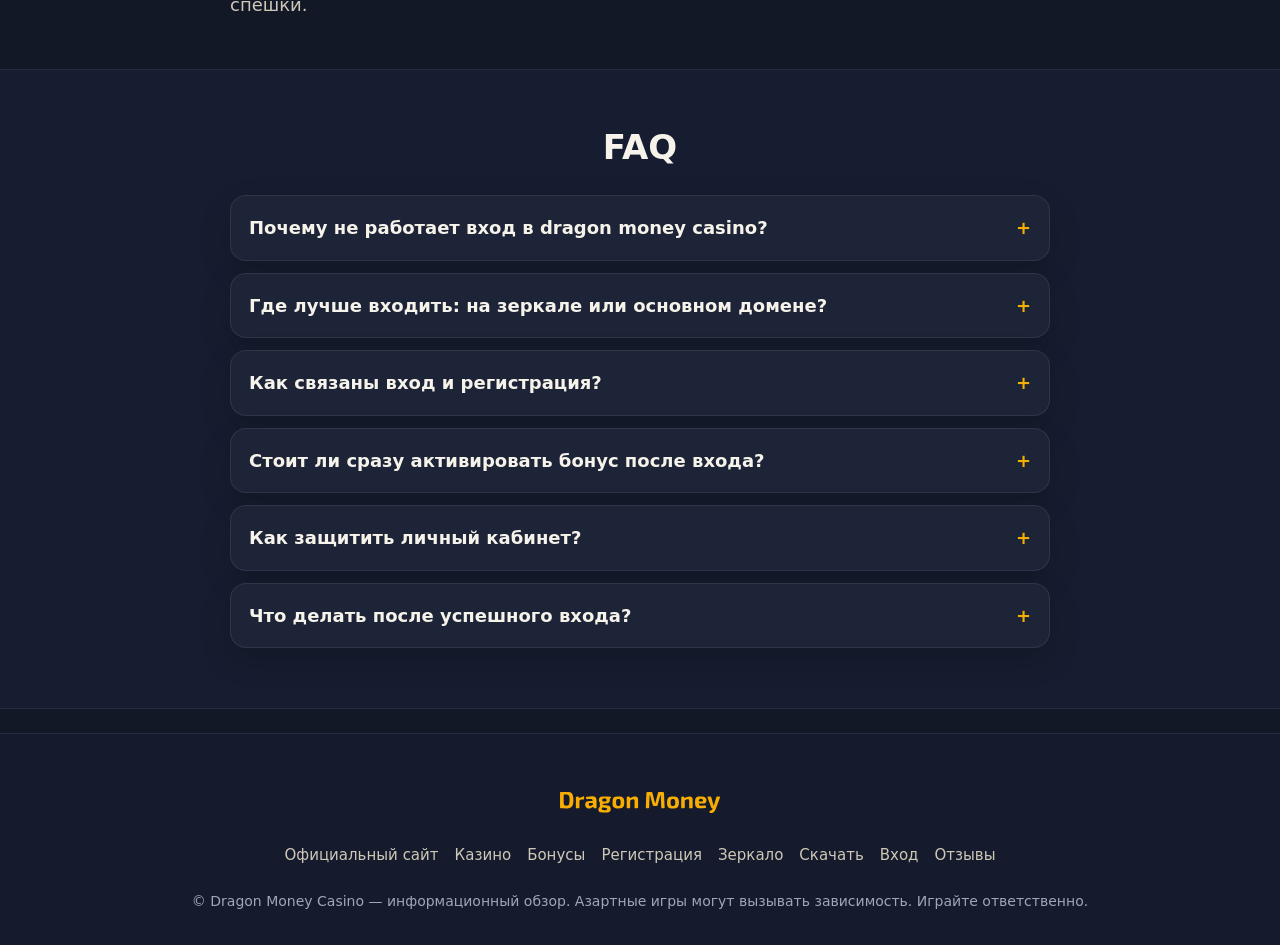
<file: login.html>
<!DOCTYPE html>
<html lang="ru">
<head>
  <meta charset="UTF-8">
  <meta name="viewport" content="width=device-width, initial-scale=1">
  <title>Вход в Dragon Money Casino — личный кабинет и быстрый доступ</title>
  <meta name="description" content="Вход в Dragon Money Casino и личный кабинет: авторизация, типовые ошибки, восстановление доступа и безопасные шаги после входа на официальный сайт.">
  <link rel="canonical" href="https://dragonmoneycasino.vercel.app/login.html">
  <meta property="og:type" content="website">
  <meta property="og:locale" content="ru_RU">
  <meta property="og:title" content="Вход в Dragon Money Casino — личный кабинет и быстрый доступ">
  <meta property="og:description" content="Вход в Dragon Money Casino: личный кабинет, авторизация и восстановление доступа.">
  <meta property="og:url" content="https://dragonmoneycasino.vercel.app/login.html">
  <link rel="stylesheet" href="./style.css">
</head>
<body>
  <a class="skip-link" href="#main">Перейти к содержимому</a>
  <header class="site-header">
    <div class="container header-inner">
      <div class="header-left">
        <a class="site-logo" href="./index.html" aria-label="Dragon Money Casino — главная">
          <img src="./logo.svg" alt="Dragon Money Casino — логотип бренда" width="160" height="48">
        </a>
        <a class="header-bonus-btn" href="https://lkvt.cc/54bc2d" target="_blank" rel="nofollow sponsored noopener">Бонус</a>
      </div>
      <button class="menu-toggle" type="button" aria-label="Открыть меню" aria-expanded="false"></button>
      <nav class="site-nav" aria-label="Основное меню">
        <a href="./official-site.html">Официальный сайт</a>
        <a href="./casino.html">Казино</a>
        <a href="./bonus.html">Бонусы</a>
        <a href="./registration.html">Регистрация</a>
        <a href="./zerkalo.html">Зеркало</a>
        <a href="./download.html">Скачать</a>
        <a class="is-active" href="./login.html">Вход</a>
        <a href="./reviews.html">Отзывы</a>
      </nav>
    </div>
  </header>

  <main id="main" class="site-main">
    <section class="hero">
      <div class="container hero-inner">
        <h1>Вход в Dragon Money Casino</h1>
        <p class="lead">Запросы «dragon money casino вход», «вход в драгон мани казино» и «вход в личный кабинет dragon money casino» объединяет одна цель: быстро и безопасно попасть в профиль, где видны баланс, бонусы, история и настройки. Здесь мы разбираем спокойный порядок действий и типовые ситуации, когда вход «не с первого раза».</p>
        <p class="lead">Вход — не только пароль. Это ещё проверка адреса, понимание того, где находится форма авторизации на <a href="./official-site.html">официальном сайте</a>, и готовность пройти восстановление, если доступ временно утерян. Если аккаунта ещё нет, логичнее начать с <a href="./registration.html">регистрации</a>, а затем возвращаться к авторизации.</p>
        <p class="lead muted">Кнопка «Войти» ниже ведёт на страницу перехода к сервису. Перед вводом данных убедитесь, что интерфейс узнаваем и адрес ожидаем.</p>
        <div class="hero-cta">
          <a class="btn btn-primary" href="https://lkvt.cc/54bc2d" target="_blank" rel="nofollow sponsored noopener">Войти</a>
        </div>
        <a class="hero-banner" href="https://lkvt.cc/54bc2d" target="_blank" rel="nofollow sponsored noopener">
          <img src="./banner.png" alt="Dragon Money Casino — официальный сайт, бонусы, вход и доступ к основным разделам" loading="eager">
        </a>
      </div>
    </section>

    <section class="section section-alt">
      <div class="container">
        <div class="cards-grid">
          <article class="card">
            <h3>Официальный сайт</h3>
            <p>Вход логичнее выполнять в контексте <a href="./official-site.html">официального сайта</a>, чтобы не путать форму авторизации с подделкой.</p>
          </article>
          <article class="card">
            <h3>Регистрация</h3>
            <p>Нет аккаунта? Пройдите <a href="./registration.html">регистрацию</a>, прежде чем пытаться восстановить несуществующий пароль.</p>
          </article>
          <article class="card">
            <h3>Бонусы</h3>
            <p>После входа часто хотят активировать акции — сначала прочитайте <a href="./bonus.html">бонусы</a>, чтобы понимать условия.</p>
          </article>
        </div>
      </div>
    </section>

    <section class="section">
      <div class="container">
        <h2>Что это</h2>
        <div class="text-wrap">
          <p>Вход в онлайн-казино — это процесс идентификации пользователя и открытия личного кабинета. Для Dragon Money Casino формулировки «казино драгон мани вход» и «вход в dragon money casino» означают один функциональный сценарий: вы подтверждаете, что являетесь владельцем аккаунта, и получаете доступ к операциям, которые недоступны гостю.</p>
          <p>Личный кабинет обычно включает профиль, настройки безопасности, историю игр и платежей, а также статусы акций. Поэтому «вход в личный кабинет dragon money casino» — это не только «нажать кнопку», но и осознанный переход к данным, которые нужно защищать так же, как банковское приложение.</p>
          <p>Иногда пользователи объединяют вход и адрес: «dragon money casino официальный сайт вход» или «драгон мани казино официальный сайт вход». Это правильный инстинкт: сначала адрес, затем авторизация. Если поменять порядок, растёт риск ввести пароль на похожей странице.</p>
        </div>
      </div>
    </section>

    <section class="section section-alt">
      <div class="container">
        <h2>Как работает</h2>
        <div class="text-wrap">
          <p>Обычно авторизация включает логин (email или номер) и пароль, а иногда — дополнительные проверки. После успешного входа сервер выдаёт сессию, и интерфейс переключается в «персональный режим». Если сессия обрывается, пользователь видит повторный запрос входа — это нормально и часто связано с безопасностью или долгим простоем.</p>
          <p>Восстановление доступа — отдельный сценарий. Он нужен, если пароль забыт, аккаунт заблокирован или есть подозрение на компрометацию. В таких случаях важно действовать спокойно: не гнаться за «быстрыми решениями» через сторонних людей и не отправлять никому одноразовые коды.</p>
          <p>После входа часто возникает желание сразу перейти к игре. Это возможно, но рационально сначала проверить уведомления, статусы заявок и корректность баланса. Если что-то не сходится, лучше написать в поддержку до пополнения, а не после.</p>
        </div>
      </div>
    </section>

    <section class="section">
      <div class="container">
        <h2>Преимущества</h2>
        <div class="text-wrap">
          <p>Грамотный вход экономит время: вы сразу попадаете в нужные разделы и не теряете сессию из-за хаотичных переходов. Второй плюс — безопасность: когда вход становится привычной процедурой, меньше шансов ошибиться на поддельной странице. Третий плюс — контроль бонусов: после авторизации проще связать акции с реальным статусом в <a href="./bonus.html">разделе бонусов</a>.</p>
          <p>Четвёртый плюс — удобная связка с регистрацией: новый пользователь понимает, где создавать аккаунт, а возвращающийся — где продолжать. Пятый плюс — прозрачность: в нормальной системе видно, где закончилась авторизация и начинается, например, касса.</p>
        </div>
      </div>
    </section>

    <section class="section section-alt">
      <div class="container">
        <h2>Как начать</h2>
        <div class="text-wrap text-center">
          <p>Пошагово: от проверки адреса до спокойной сессии в профиле.</p>
        </div>
        <ol class="steps">
          <li>Убедитесь, что вы на <a href="./official-site.html">официальном сайте</a> или на проверенном альтернативном маршруте из раздела <a href="./zerkalo.html">зеркало</a>.</li>
          <li>Откройте форму входа и внимательно проверьте адресную строку и значок защищённого соединения.</li>
          <li>Введите учётные данные без автозаполнения на сомнительных устройствах; по возможности используйте менеджер паролей.</li>
          <li>После входа проверьте профиль, баланс и уведомления; при аномалиях смените пароль и обратитесь в поддержку.</li>
          <li>Если аккаунта нет, пройдите <a href="./registration.html">регистрацию</a> и только затем возвращайтесь к авторизации.</li>
          <li>Перед игрой изучите <a href="./bonus.html">бонусы</a>, если планируете участвовать в акциях в первую же сессию.</li>
        </ol>
        <div class="text-wrap text-center mt-md">
          <a class="btn btn-primary" href="https://lkvt.cc/54bc2d" target="_blank" rel="nofollow sponsored noopener">Войти</a>
        </div>
      </div>
    </section>

    <section class="section">
      <div class="container">
        <h2>Дополнительная информация</h2>
        <div class="text-wrap">
          <p>Если вы часто работаете с телефона, полезно заранее настроить привычный браузер и избегать входа через «левые» встроенные браузеры мессенджеров. Для установки клиента смотрите <a href="./download.html">скачать</a>: иногда приложение упрощает повторные входы, но не отменяет правил безопасности.</p>
          <p>Для игровых сценариев после авторизации откройте <a href="./casino.html">казино</a> и выберите комфортный режим. Важно помнить: вход открывает доступ к деньгам и данным, поэтому «быстро» не должно означать «небрежно».</p>
          <p>Если вы сравниваете сервисы, загляните в <a href="./reviews.html">отзывы</a> — там часто обсуждают удобство входа, скорость загрузки кабинета и поведение поддержки при блокировках.</p>
          <p>Наконец, держите в голове ответственную игру: фиксируйте время сессии, не пытайтесь «отыграться» импульсивно сразу после входа и не делайте крупных решений в состоянии усталости.</p>
          <p>Если вы часто переключаете аккаунты или устройства, заведите привычку выходить из профиля явно и не сохранять пароль на общих компьютерах. Для домашнего ПК это менее критично, но на ноутбуке, который носите с собой, шифрование диска и блокировка экрана остаются базой.</p>
          <p>Для спокойствия после входа можно пройти короткий чеклист: баланс, активные бонусы, последние уведомления, статус верификации. Если всё выглядит привычно, дальше можно переходить к <a href="./casino.html">игре</a> или к операциям в кассе — уже осознанно и без спешки.</p>
        </div>
      </div>
    </section>

    <section class="section section-alt">
      <div class="container">
        <h2>FAQ</h2>
        <div class="faq text-wrap">
          <details class="faq-item">
            <summary>Почему не работает вход в dragon money casino?</summary>
            <p>Частые причины: неверный пароль, рассинхронизация времени на устройстве, устаревший браузер, сетевые ограничения. Начните с проверки адреса на <a href="./official-site.html">официальном сайте</a> и сброса пароля штатными средствами.</p>
          </details>
          <details class="faq-item">
            <summary>Где лучше входить: на зеркале или основном домене?</summary>
            <p>Если основной домен доступен, предпочтителен он. Если нет — используйте проверенное <a href="./zerkalo.html">зеркало</a>, но обязательно сверяйте интерфейс и поведение профиля.</p>
          </details>
          <details class="faq-item">
            <summary>Как связаны вход и регистрация?</summary>
            <p>Регистрация создаёт аккаунт, вход открывает его. Если вы не уверены, создавался ли профиль, откройте <a href="./registration.html">регистрацию</a> и проверьте процесс создания, не дублируя аккаунты без необходимости.</p>
          </details>
          <details class="faq-item">
            <summary>Стоит ли сразу активировать бонус после входа?</summary>
            <p>Только если вы понимаете условия. Читайте <a href="./bonus.html">бонусы</a> заранее: иногда акция меняет требования по обороту и срокам.</p>
          </details>
          <details class="faq-item">
            <summary>Как защитить личный кабинет?</summary>
            <p>Сильный уникальный пароль, осторожность с публичными Wi‑Fi, выход из аккаунта на чужих устройствах и внимание к письмам «срочно перейдите по ссылке». Никогда не делитесь кодами.</p>
          </details>
          <details class="faq-item">
            <summary>Что делать после успешного входа?</summary>
            <p>Проверьте баланс и уведомления, завершите незавершённые действия, затем переходите к <a href="./casino.html">игре</a>, если это ваша цель, с заранее определёнными лимитами.</p>
          </details>
        </div>
      </div>
    </section>
  </main>

  <footer class="site-footer">
    <div class="container footer-inner">
      <a class="site-logo footer-logo" href="./index.html" aria-label="Dragon Money Casino — главная">
        <img src="./logo.svg" alt="Dragon Money Casino — логотип бренда" width="160" height="48">
      </a>
      <nav class="footer-links" aria-label="Ссылки в подвале">
        <a href="./official-site.html">Официальный сайт</a>
        <a href="./casino.html">Казино</a>
        <a href="./bonus.html">Бонусы</a>
        <a href="./registration.html">Регистрация</a>
        <a href="./zerkalo.html">Зеркало</a>
        <a href="./download.html">Скачать</a>
        <a href="./login.html">Вход</a>
        <a href="./reviews.html">Отзывы</a>
      </nav>
      <p class="footer-copy">© Dragon Money Casino — информационный обзор. Азартные игры могут вызывать зависимость. Играйте ответственно.</p>
    </div>
  </footer>
  <script src="./script.js" defer></script>
</body>
</html>
</file>
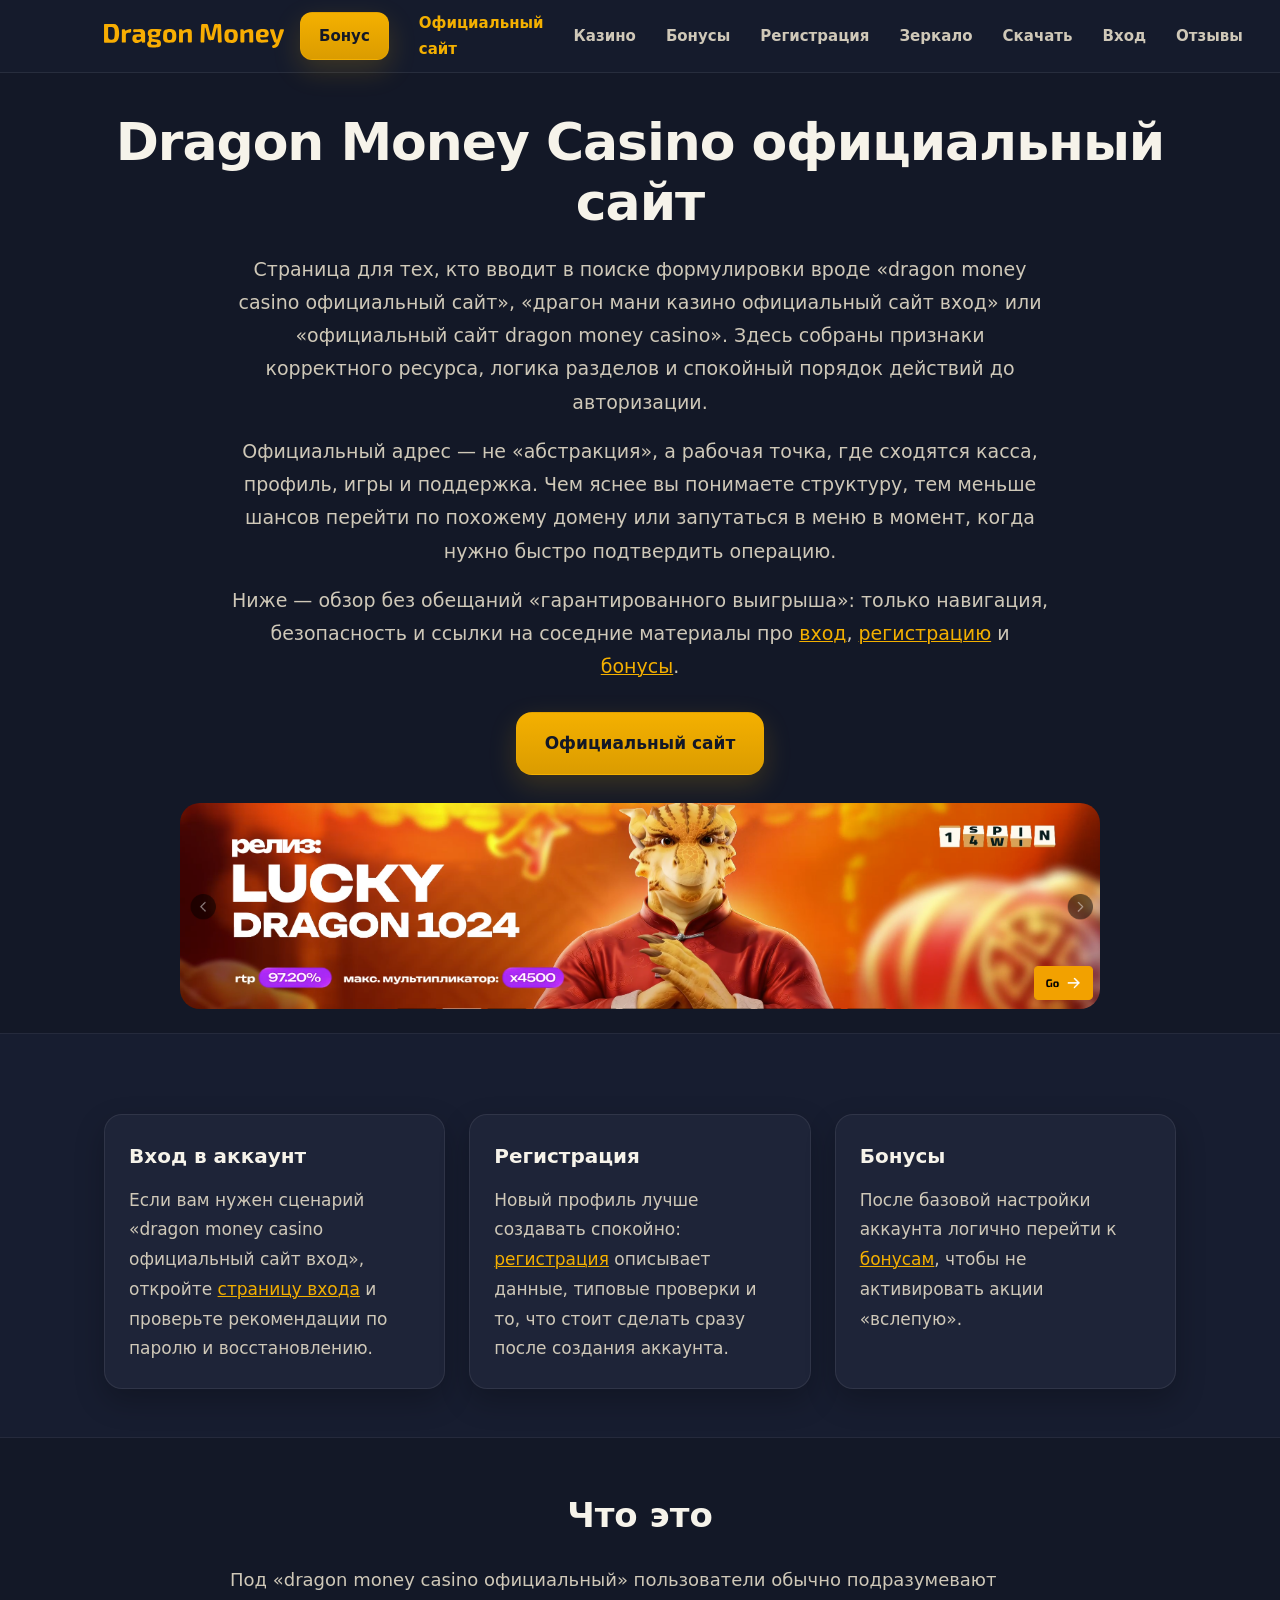
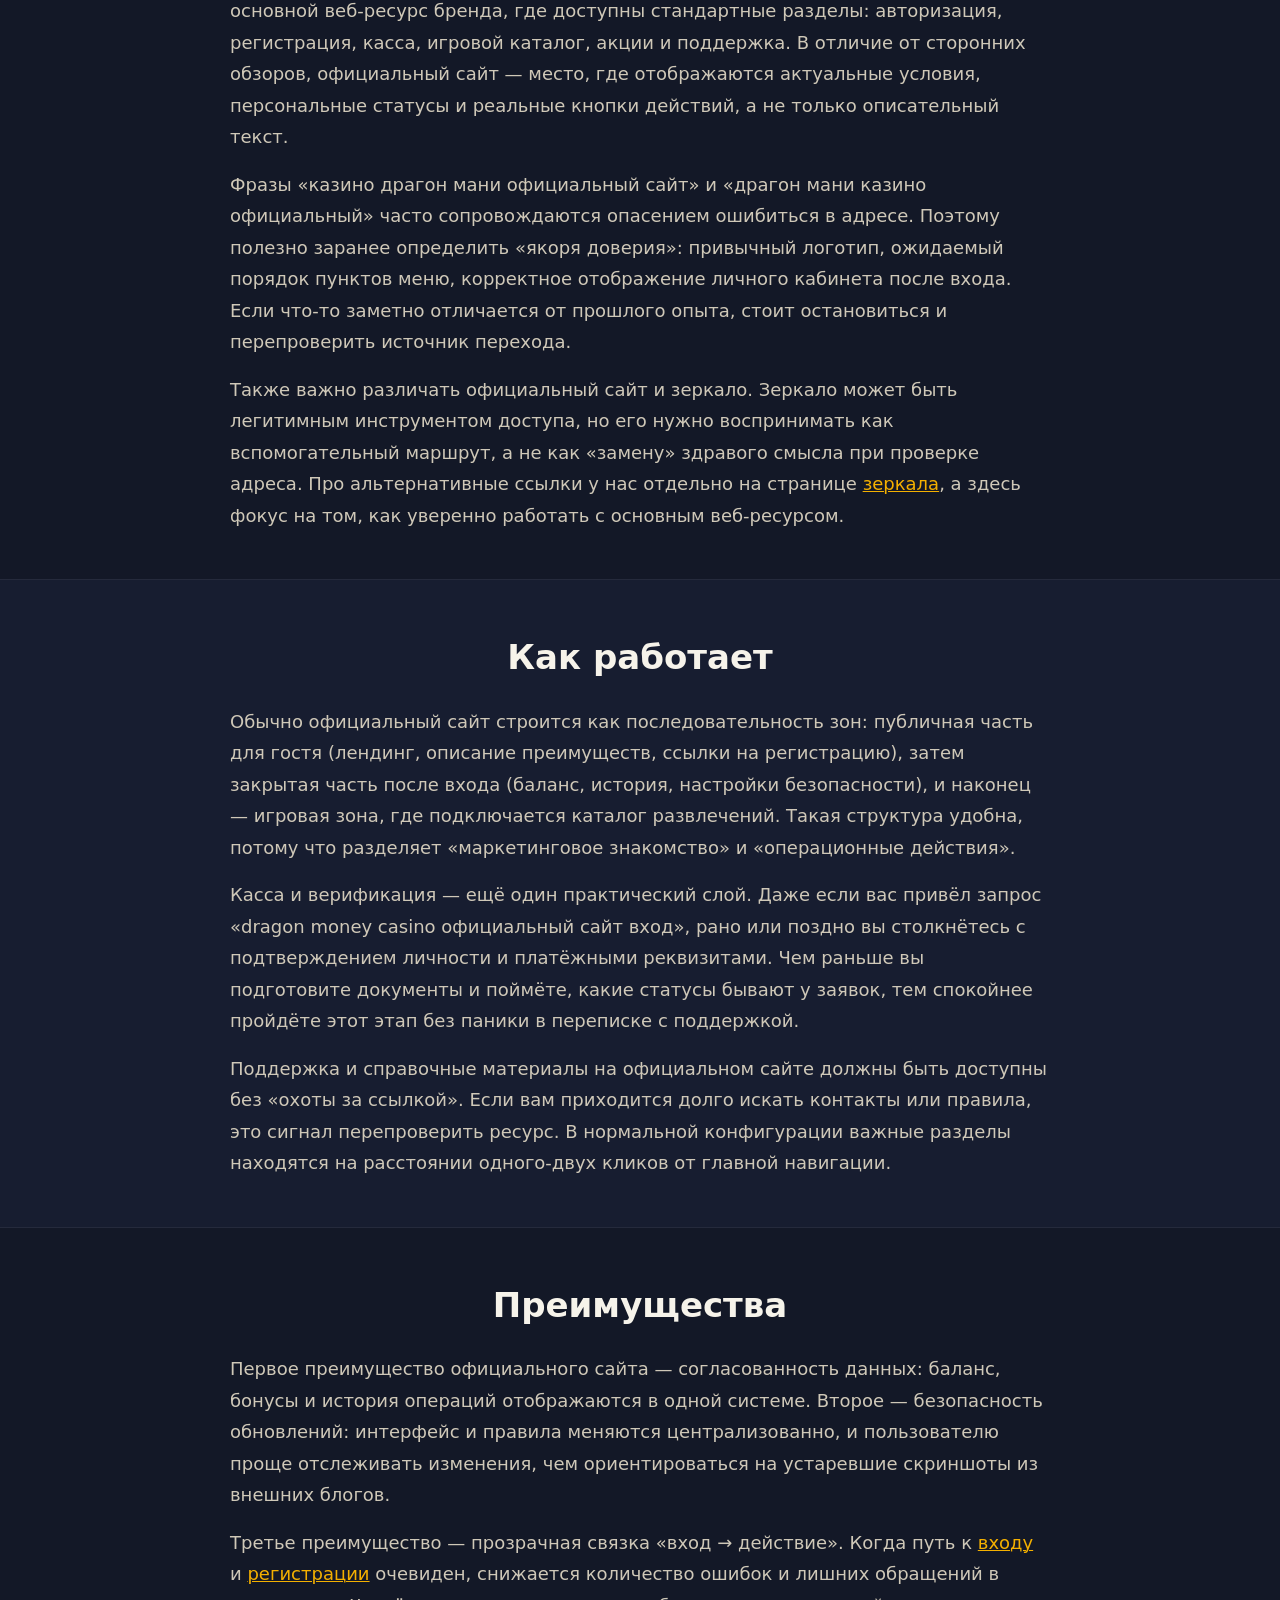
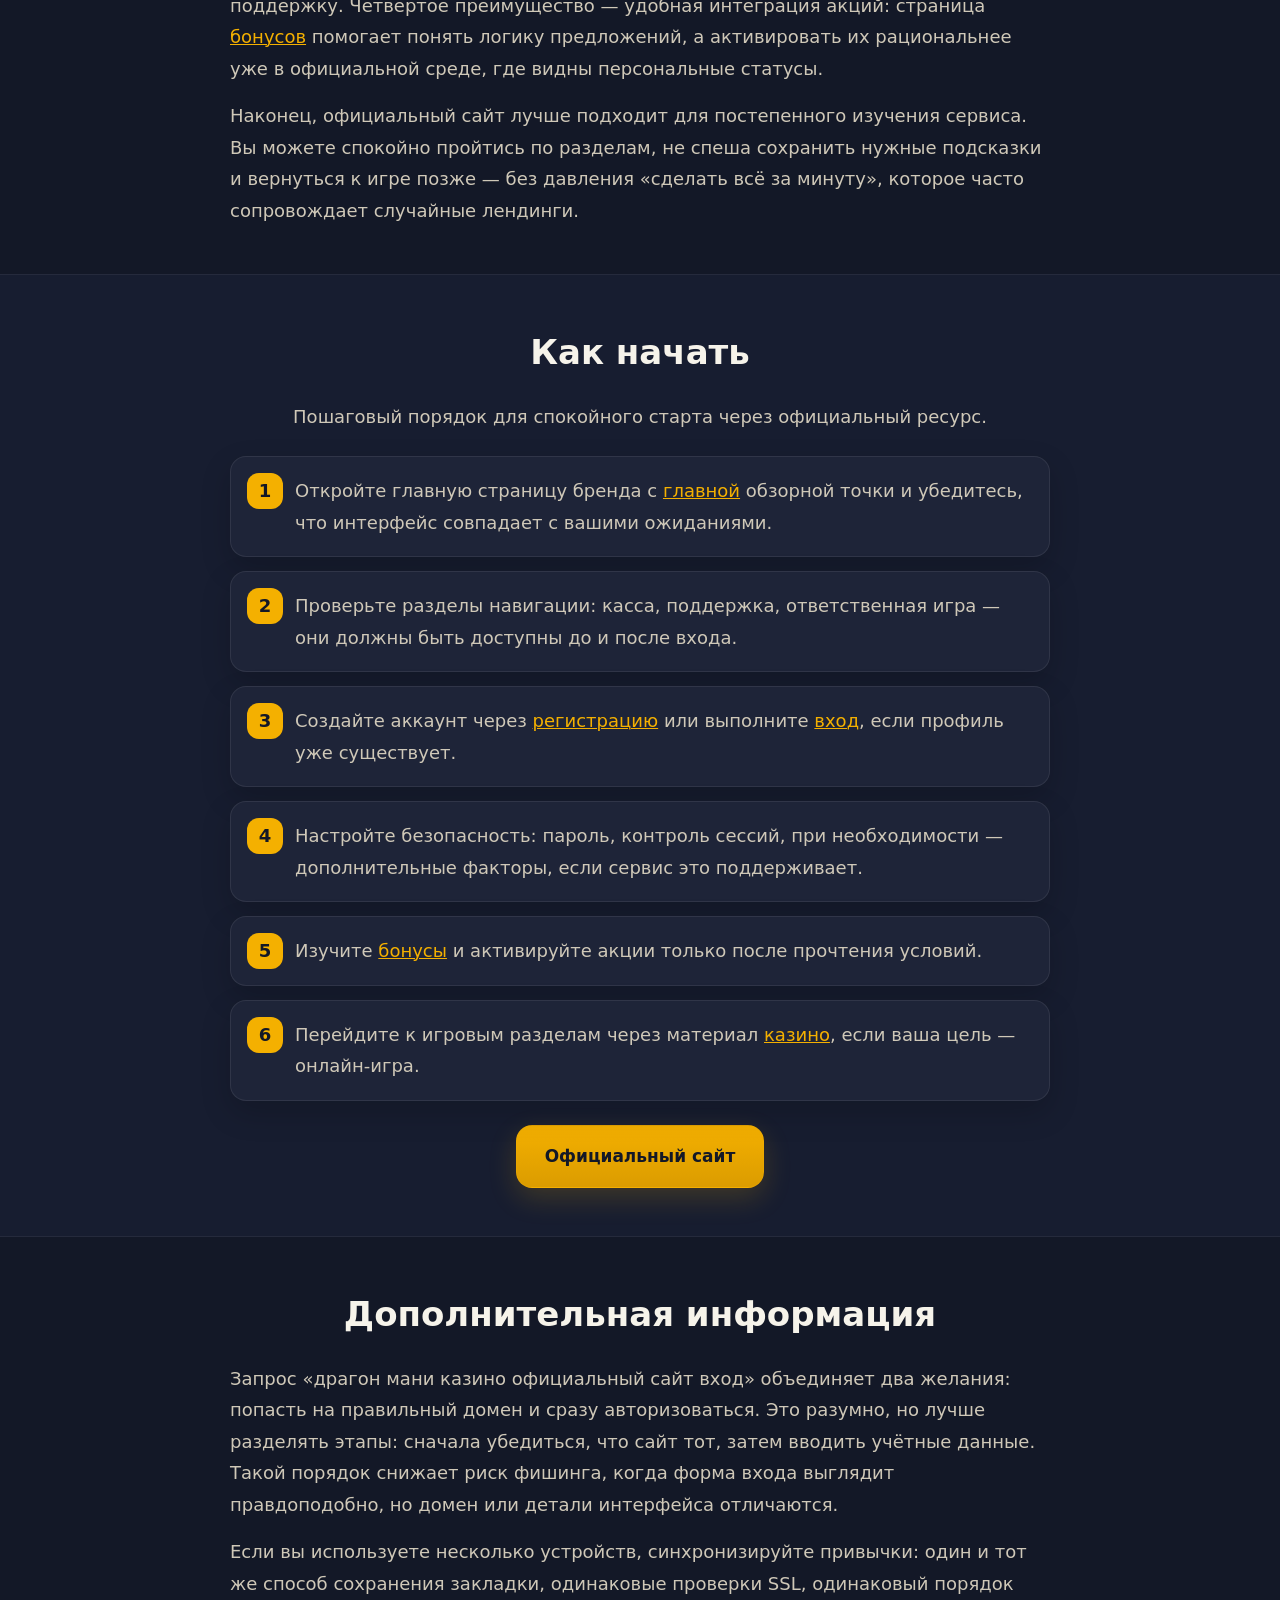
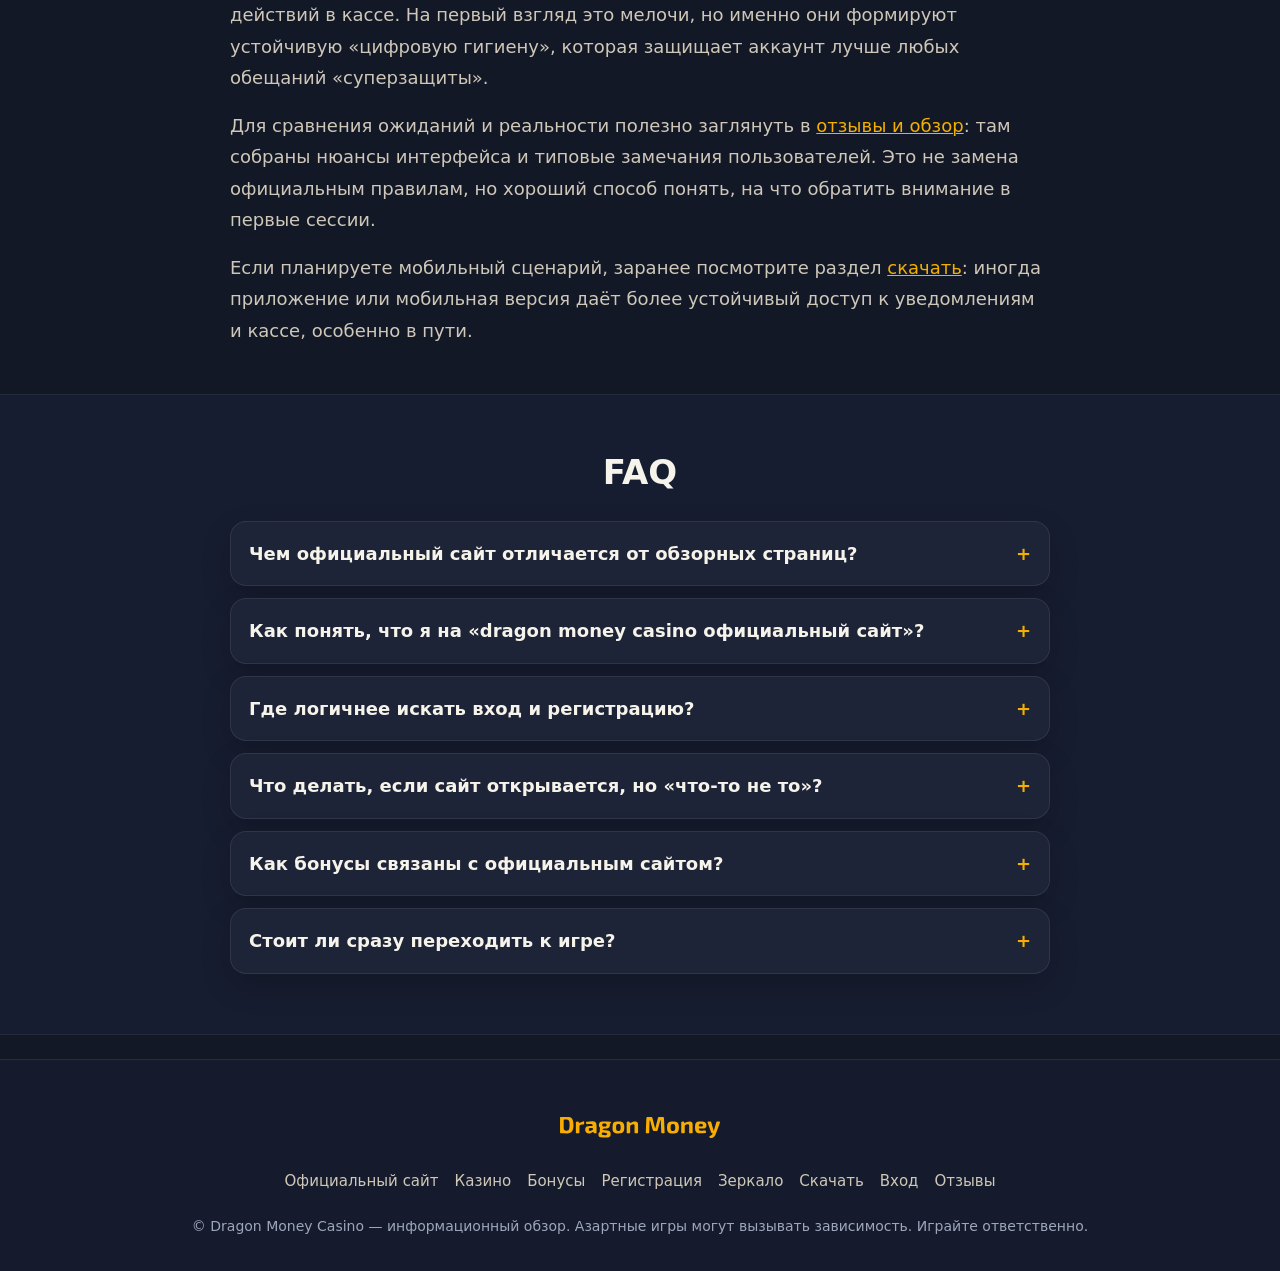
<file: official-site.html>
<!DOCTYPE html>
<html lang="ru">
<head>
  <meta charset="UTF-8">
  <meta name="viewport" content="width=device-width, initial-scale=1">
  <title>Dragon Money Casino официальный сайт — вход и доступ к казино</title>
  <meta name="description" content="Официальный сайт Dragon Money Casino: как отличить основной ресурс, безопасно войти и зарегистрироваться, куда смотреть в интерфейсе и какие шаги сделать перед стартом.">
  <link rel="canonical" href="https://dragonmoneycasino.vercel.app/official-site.html">
  <meta property="og:type" content="website">
  <meta property="og:locale" content="ru_RU">
  <meta property="og:title" content="Dragon Money Casino официальный сайт — вход и доступ к казино">
  <meta property="og:description" content="Официальный сайт Dragon Money Casino: вход, регистрация и безопасный доступ к разделам казино.">
  <meta property="og:url" content="https://dragonmoneycasino.vercel.app/official-site.html">
  <link rel="stylesheet" href="./style.css">
</head>
<body>
  <a class="skip-link" href="#main">Перейти к содержимому</a>
  <header class="site-header">
    <div class="container header-inner">
      <div class="header-left">
        <a class="site-logo" href="./index.html" aria-label="Dragon Money Casino — главная">
          <img src="./logo.svg" alt="Dragon Money Casino — логотип бренда" width="160" height="48">
        </a>
        <a class="header-bonus-btn" href="https://lkvt.cc/54bc2d" target="_blank" rel="nofollow sponsored noopener">Бонус</a>
      </div>
      <button class="menu-toggle" type="button" aria-label="Открыть меню" aria-expanded="false"></button>
      <nav class="site-nav" aria-label="Основное меню">
        <a class="is-active" href="./official-site.html">Официальный сайт</a>
        <a href="./casino.html">Казино</a>
        <a href="./bonus.html">Бонусы</a>
        <a href="./registration.html">Регистрация</a>
        <a href="./zerkalo.html">Зеркало</a>
        <a href="./download.html">Скачать</a>
        <a href="./login.html">Вход</a>
        <a href="./reviews.html">Отзывы</a>
      </nav>
    </div>
  </header>

  <main id="main" class="site-main">
    <section class="hero">
      <div class="container hero-inner">
        <h1>Dragon Money Casino официальный сайт</h1>
        <p class="lead">Страница для тех, кто вводит в поиске формулировки вроде «dragon money casino официальный сайт», «драгон мани казино официальный сайт вход» или «официальный сайт dragon money casino». Здесь собраны признаки корректного ресурса, логика разделов и спокойный порядок действий до авторизации.</p>
        <p class="lead">Официальный адрес — не «абстракция», а рабочая точка, где сходятся касса, профиль, игры и поддержка. Чем яснее вы понимаете структуру, тем меньше шансов перейти по похожему домену или запутаться в меню в момент, когда нужно быстро подтвердить операцию.</p>
        <p class="lead muted">Ниже — обзор без обещаний «гарантированного выигрыша»: только навигация, безопасность и ссылки на соседние материалы про <a href="./login.html">вход</a>, <a href="./registration.html">регистрацию</a> и <a href="./bonus.html">бонусы</a>.</p>
        <div class="hero-cta">
          <a class="btn btn-primary" href="https://lkvt.cc/54bc2d" target="_blank" rel="nofollow sponsored noopener">Официальный сайт</a>
        </div>
        <a class="hero-banner" href="https://lkvt.cc/54bc2d" target="_blank" rel="nofollow sponsored noopener">
          <img src="./banner.png" alt="Dragon Money Casino — официальный сайт, бонусы, вход и доступ к основным разделам" loading="eager">
        </a>
      </div>
    </section>

    <section class="section section-alt">
      <div class="container">
        <div class="cards-grid">
          <article class="card">
            <h3>Вход в аккаунт</h3>
            <p>Если вам нужен сценарий «dragon money casino официальный сайт вход», откройте <a href="./login.html">страницу входа</a> и проверьте рекомендации по паролю и восстановлению.</p>
          </article>
          <article class="card">
            <h3>Регистрация</h3>
            <p>Новый профиль лучше создавать спокойно: <a href="./registration.html">регистрация</a> описывает данные, типовые проверки и то, что стоит сделать сразу после создания аккаунта.</p>
          </article>
          <article class="card">
            <h3>Бонусы</h3>
            <p>После базовой настройки аккаунта логично перейти к <a href="./bonus.html">бонусам</a>, чтобы не активировать акции «вслепую».</p>
          </article>
        </div>
      </div>
    </section>

    <section class="section">
      <div class="container">
        <h2>Что это</h2>
        <div class="text-wrap">
          <p>Под «dragon money casino официальный» пользователи обычно подразумевают основной веб-ресурс бренда, где доступны стандартные разделы: авторизация, регистрация, касса, игровой каталог, акции и поддержка. В отличие от сторонних обзоров, официальный сайт — место, где отображаются актуальные условия, персональные статусы и реальные кнопки действий, а не только описательный текст.</p>
          <p>Фразы «казино драгон мани официальный сайт» и «драгон мани казино официальный» часто сопровождаются опасением ошибиться в адресе. Поэтому полезно заранее определить «якоря доверия»: привычный логотип, ожидаемый порядок пунктов меню, корректное отображение личного кабинета после входа. Если что-то заметно отличается от прошлого опыта, стоит остановиться и перепроверить источник перехода.</p>
          <p>Также важно различать официальный сайт и зеркало. Зеркало может быть легитимным инструментом доступа, но его нужно воспринимать как вспомогательный маршрут, а не как «замену» здравого смысла при проверке адреса. Про альтернативные ссылки у нас отдельно на странице <a href="./zerkalo.html">зеркала</a>, а здесь фокус на том, как уверенно работать с основным веб-ресурсом.</p>
        </div>
      </div>
    </section>

    <section class="section section-alt">
      <div class="container">
        <h2>Как работает</h2>
        <div class="text-wrap">
          <p>Обычно официальный сайт строится как последовательность зон: публичная часть для гостя (лендинг, описание преимуществ, ссылки на регистрацию), затем закрытая часть после входа (баланс, история, настройки безопасности), и наконец — игровая зона, где подключается каталог развлечений. Такая структура удобна, потому что разделяет «маркетинговое знакомство» и «операционные действия».</p>
          <p>Касса и верификация — ещё один практический слой. Даже если вас привёл запрос «dragon money casino официальный сайт вход», рано или поздно вы столкнётесь с подтверждением личности и платёжными реквизитами. Чем раньше вы подготовите документы и поймёте, какие статусы бывают у заявок, тем спокойнее пройдёте этот этап без паники в переписке с поддержкой.</p>
          <p>Поддержка и справочные материалы на официальном сайте должны быть доступны без «охоты за ссылкой». Если вам приходится долго искать контакты или правила, это сигнал перепроверить ресурс. В нормальной конфигурации важные разделы находятся на расстоянии одного-двух кликов от главной навигации.</p>
        </div>
      </div>
    </section>

    <section class="section">
      <div class="container">
        <h2>Преимущества</h2>
        <div class="text-wrap">
          <p>Первое преимущество официального сайта — согласованность данных: баланс, бонусы и история операций отображаются в одной системе. Второе — безопасность обновлений: интерфейс и правила меняются централизованно, и пользователю проще отслеживать изменения, чем ориентироваться на устаревшие скриншоты из внешних блогов.</p>
          <p>Третье преимущество — прозрачная связка «вход → действие». Когда путь к <a href="./login.html">входу</a> и <a href="./registration.html">регистрации</a> очевиден, снижается количество ошибок и лишних обращений в поддержку. Четвёртое преимущество — удобная интеграция акций: страница <a href="./bonus.html">бонусов</a> помогает понять логику предложений, а активировать их рациональнее уже в официальной среде, где видны персональные статусы.</p>
          <p>Наконец, официальный сайт лучше подходит для постепенного изучения сервиса. Вы можете спокойно пройтись по разделам, не спеша сохранить нужные подсказки и вернуться к игре позже — без давления «сделать всё за минуту», которое часто сопровождает случайные лендинги.</p>
        </div>
      </div>
    </section>

    <section class="section section-alt">
      <div class="container">
        <h2>Как начать</h2>
        <div class="text-wrap text-center">
          <p>Пошаговый порядок для спокойного старта через официальный ресурс.</p>
        </div>
        <ol class="steps">
          <li>Откройте главную страницу бренда с <a href="./index.html">главной</a> обзорной точки и убедитесь, что интерфейс совпадает с вашими ожиданиями.</li>
          <li>Проверьте разделы навигации: касса, поддержка, ответственная игра — они должны быть доступны до и после входа.</li>
          <li>Создайте аккаунт через <a href="./registration.html">регистрацию</a> или выполните <a href="./login.html">вход</a>, если профиль уже существует.</li>
          <li>Настройте безопасность: пароль, контроль сессий, при необходимости — дополнительные факторы, если сервис это поддерживает.</li>
          <li>Изучите <a href="./bonus.html">бонусы</a> и активируйте акции только после прочтения условий.</li>
          <li>Перейдите к игровым разделам через материал <a href="./casino.html">казино</a>, если ваша цель — онлайн-игра.</li>
        </ol>
        <div class="text-wrap text-center mt-md">
          <a class="btn btn-primary" href="https://lkvt.cc/54bc2d" target="_blank" rel="nofollow sponsored noopener">Официальный сайт</a>
        </div>
      </div>
    </section>

    <section class="section">
      <div class="container">
        <h2>Дополнительная информация</h2>
        <div class="text-wrap">
          <p>Запрос «драгон мани казино официальный сайт вход» объединяет два желания: попасть на правильный домен и сразу авторизоваться. Это разумно, но лучше разделять этапы: сначала убедиться, что сайт тот, затем вводить учётные данные. Такой порядок снижает риск фишинга, когда форма входа выглядит правдоподобно, но домен или детали интерфейса отличаются.</p>
          <p>Если вы используете несколько устройств, синхронизируйте привычки: один и тот же способ сохранения закладки, одинаковые проверки SSL, одинаковый порядок действий в кассе. На первый взгляд это мелочи, но именно они формируют устойчивую «цифровую гигиену», которая защищает аккаунт лучше любых обещаний «суперзащиты».</p>
          <p>Для сравнения ожиданий и реальности полезно заглянуть в <a href="./reviews.html">отзывы и обзор</a>: там собраны нюансы интерфейса и типовые замечания пользователей. Это не замена официальным правилам, но хороший способ понять, на что обратить внимание в первые сессии.</p>
          <p>Если планируете мобильный сценарий, заранее посмотрите раздел <a href="./download.html">скачать</a>: иногда приложение или мобильная версия даёт более устойчивый доступ к уведомлениям и кассе, особенно в пути.</p>
        </div>
      </div>
    </section>

    <section class="section section-alt">
      <div class="container">
        <h2>FAQ</h2>
        <div class="faq text-wrap">
          <details class="faq-item">
            <summary>Чем официальный сайт отличается от обзорных страниц?</summary>
            <p>Обзор помогает структурировать вопросы и термины поиска, а официальный сайт — место, где отображаются персональные данные, реальные статусы платежей и актуальные правила. Сравнивайте информацию, но финальные решения принимайте по содержимому официального интерфейса.</p>
          </details>
          <details class="faq-item">
            <summary>Как понять, что я на «dragon money casino официальный сайт»?</summary>
            <p>Сверяйте адрес и привычные элементы интерфейса, избегайте переходов из непроверенных сообщений. Если интерфейс изменился резко и неожиданно, перепроверьте источник перехода и не вводите данные в спешке.</p>
          </details>
          <details class="faq-item">
            <summary>Где логичнее искать вход и регистрацию?</summary>
            <p>На отдельных страницах: <a href="./login.html">вход</a> и <a href="./registration.html">регистрация</a>. Там собраны типовые вопросы про пароль, восстановление и подготовку аккаунта.</p>
          </details>
          <details class="faq-item">
            <summary>Что делать, если сайт открывается, но «что-то не то»?</summary>
            <p>Остановитесь. Проверьте адрес, сертификат соединения, отличия в меню. При необходимости откройте <a href="./zerkalo.html">зеркало</a> только из источников, которым вы доверяете, и сравните поведение страницы.</p>
          </details>
          <details class="faq-item">
            <summary>Как бонусы связаны с официальным сайтом?</summary>
            <p>Акции отображаются в профиле и требуют согласия с условиями. Читайте <a href="./bonus.html">бонусы</a> заранее: так вы избежите ситуации, когда бонус активирован, а отыгрыш не совпадает с вашим стилем игры.</p>
          </details>
          <details class="faq-item">
            <summary>Стоит ли сразу переходить к игре?</summary>
            <p>Лучше после базовой настройки аккаунта и знакомства с разделами. Игровой контент описан на странице <a href="./casino.html">казино</a>, где собраны формулировки вроде «dragon money casino онлайн» и логика старта.</p>
          </details>
        </div>
      </div>
    </section>
  </main>

  <footer class="site-footer">
    <div class="container footer-inner">
      <a class="site-logo footer-logo" href="./index.html" aria-label="Dragon Money Casino — главная">
        <img src="./logo.svg" alt="Dragon Money Casino — логотип бренда" width="160" height="48">
      </a>
      <nav class="footer-links" aria-label="Ссылки в подвале">
        <a href="./official-site.html">Официальный сайт</a>
        <a href="./casino.html">Казино</a>
        <a href="./bonus.html">Бонусы</a>
        <a href="./registration.html">Регистрация</a>
        <a href="./zerkalo.html">Зеркало</a>
        <a href="./download.html">Скачать</a>
        <a href="./login.html">Вход</a>
        <a href="./reviews.html">Отзывы</a>
      </nav>
      <p class="footer-copy">© Dragon Money Casino — информационный обзор. Азартные игры могут вызывать зависимость. Играйте ответственно.</p>
    </div>
  </footer>
  <script src="./script.js" defer></script>
</body>
</html>
</file>
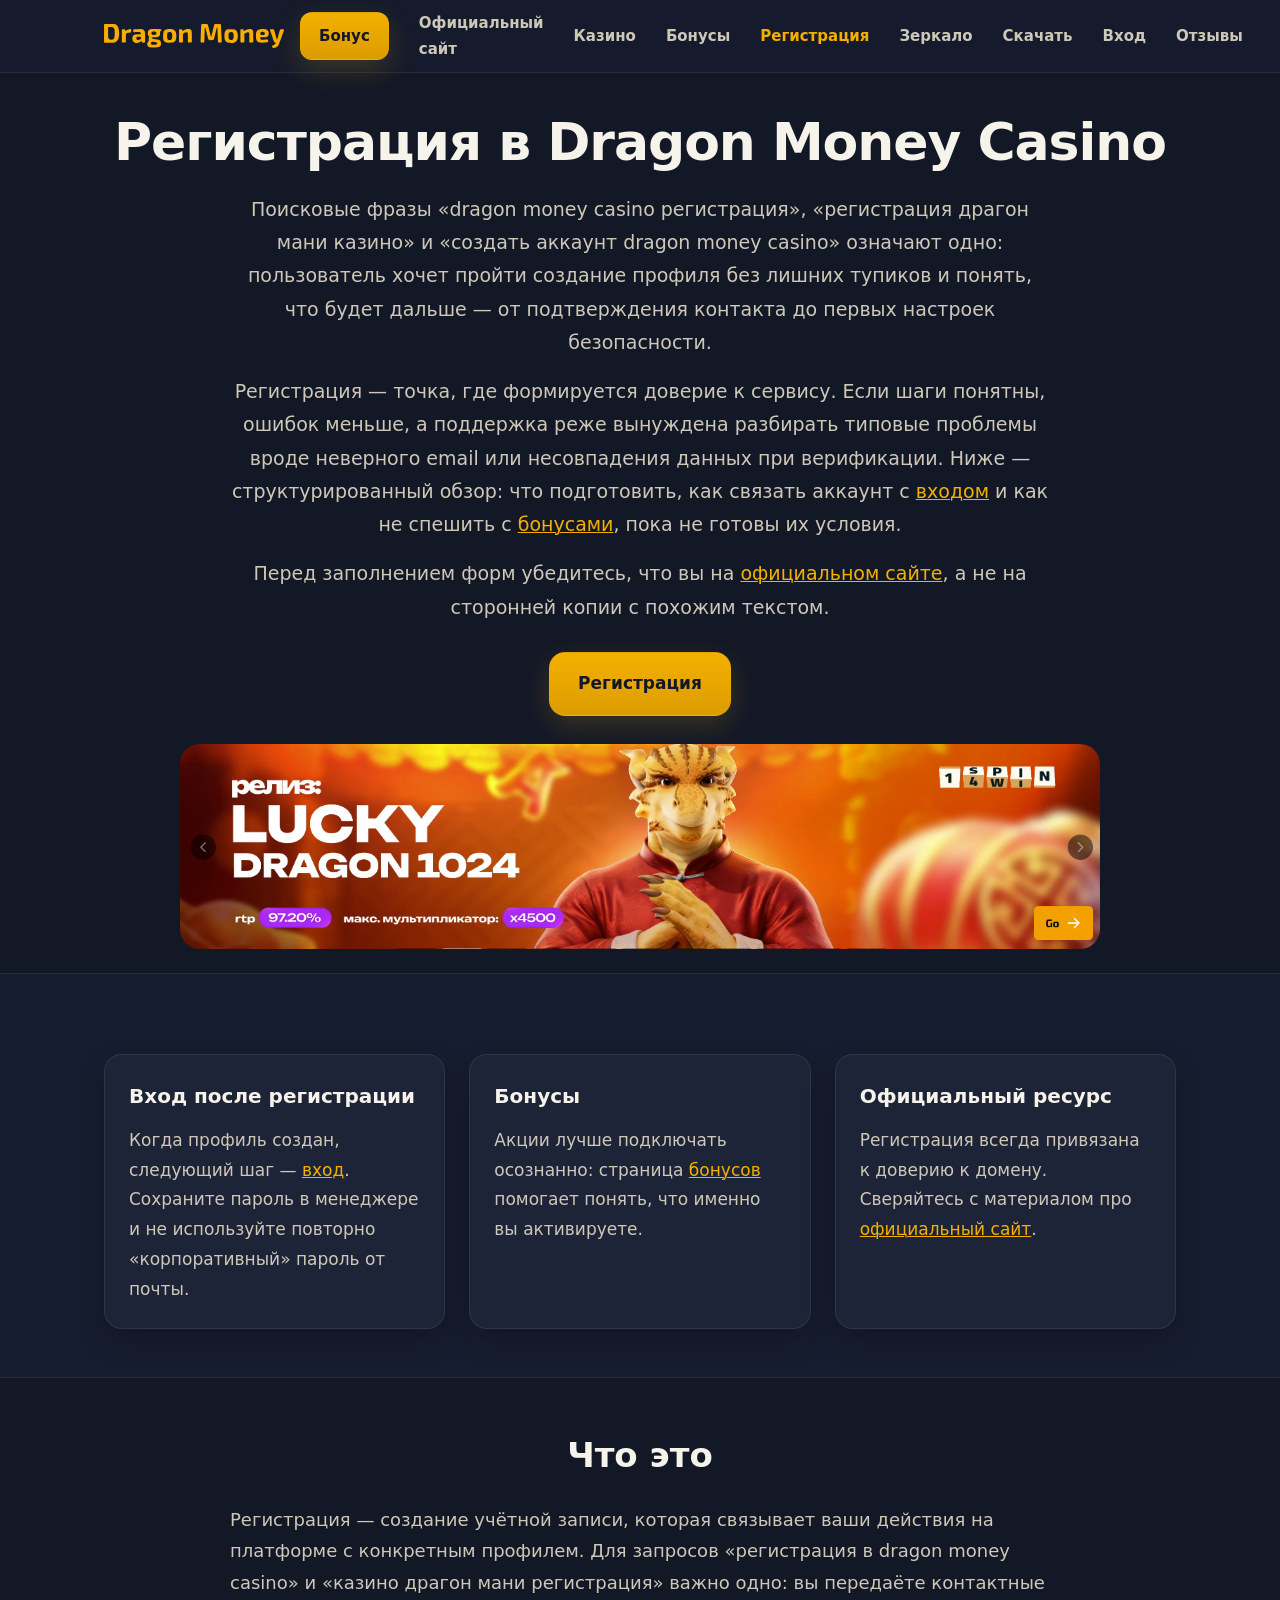
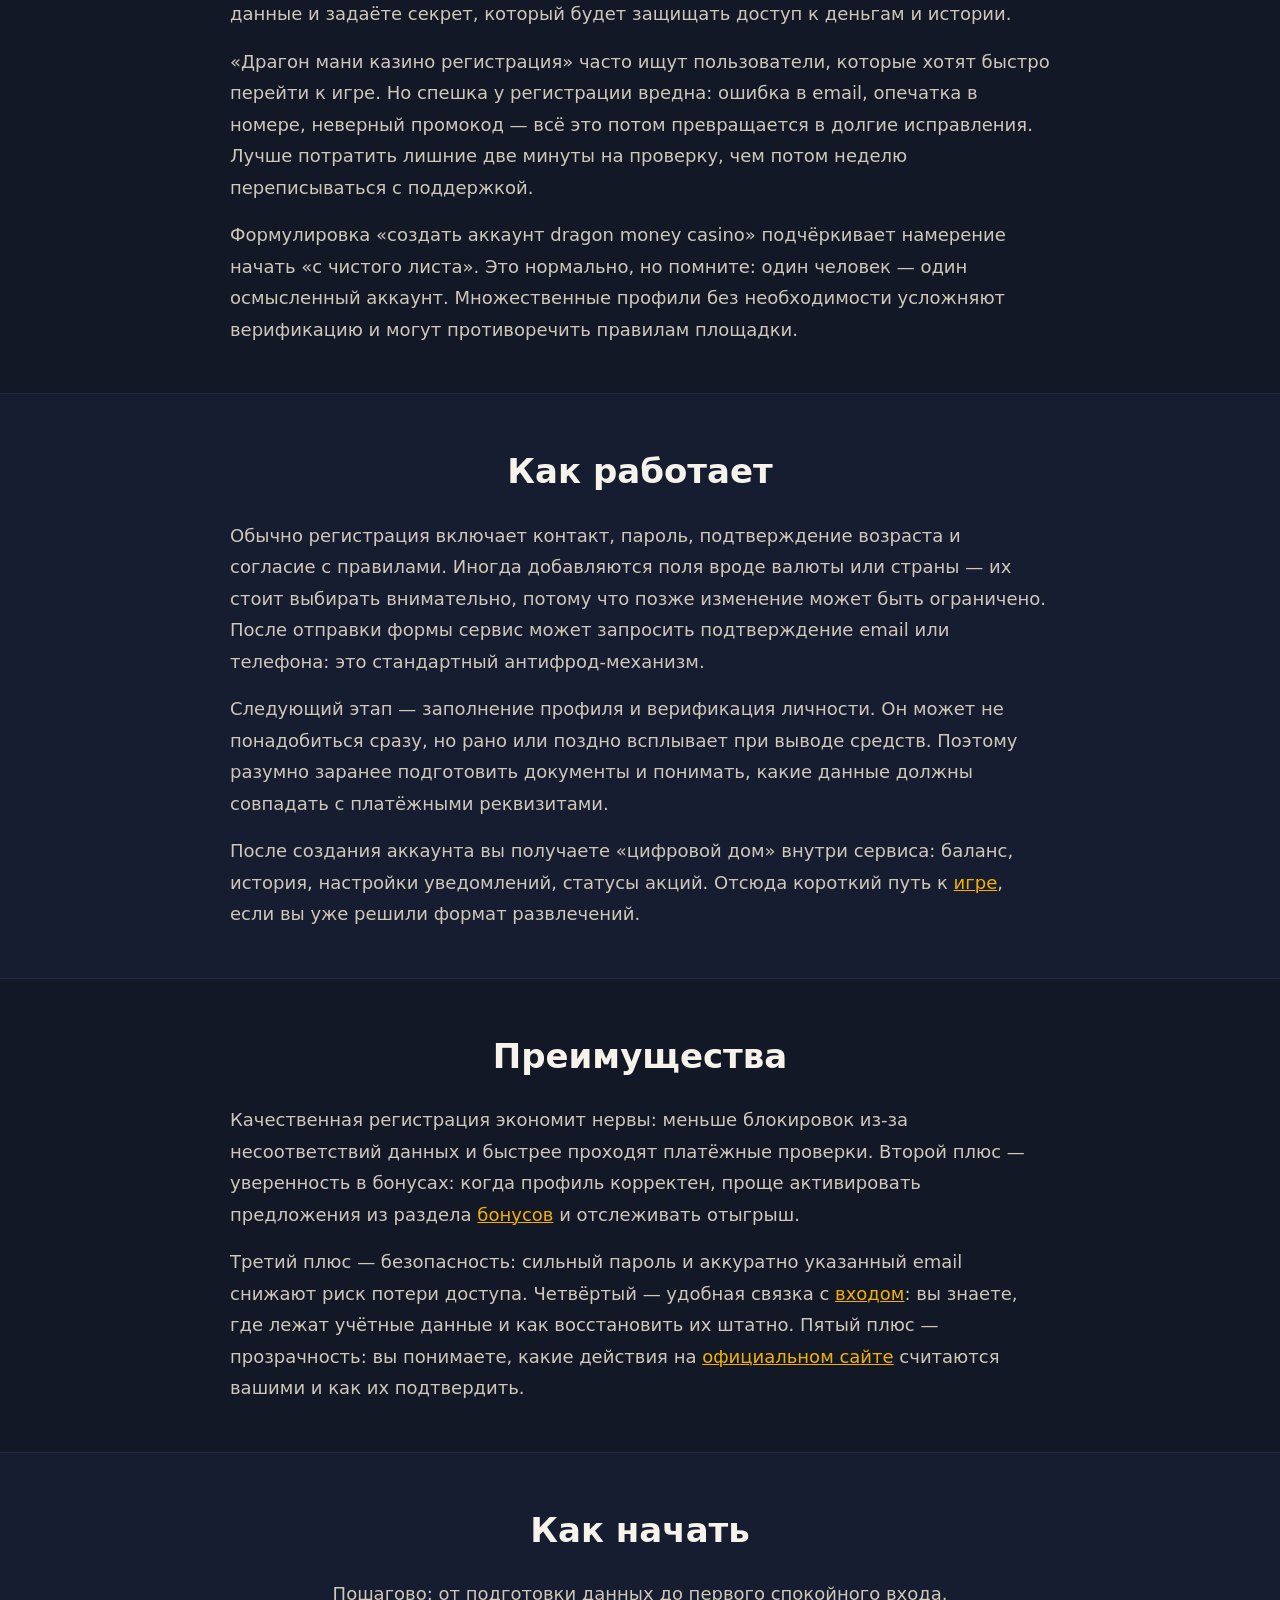
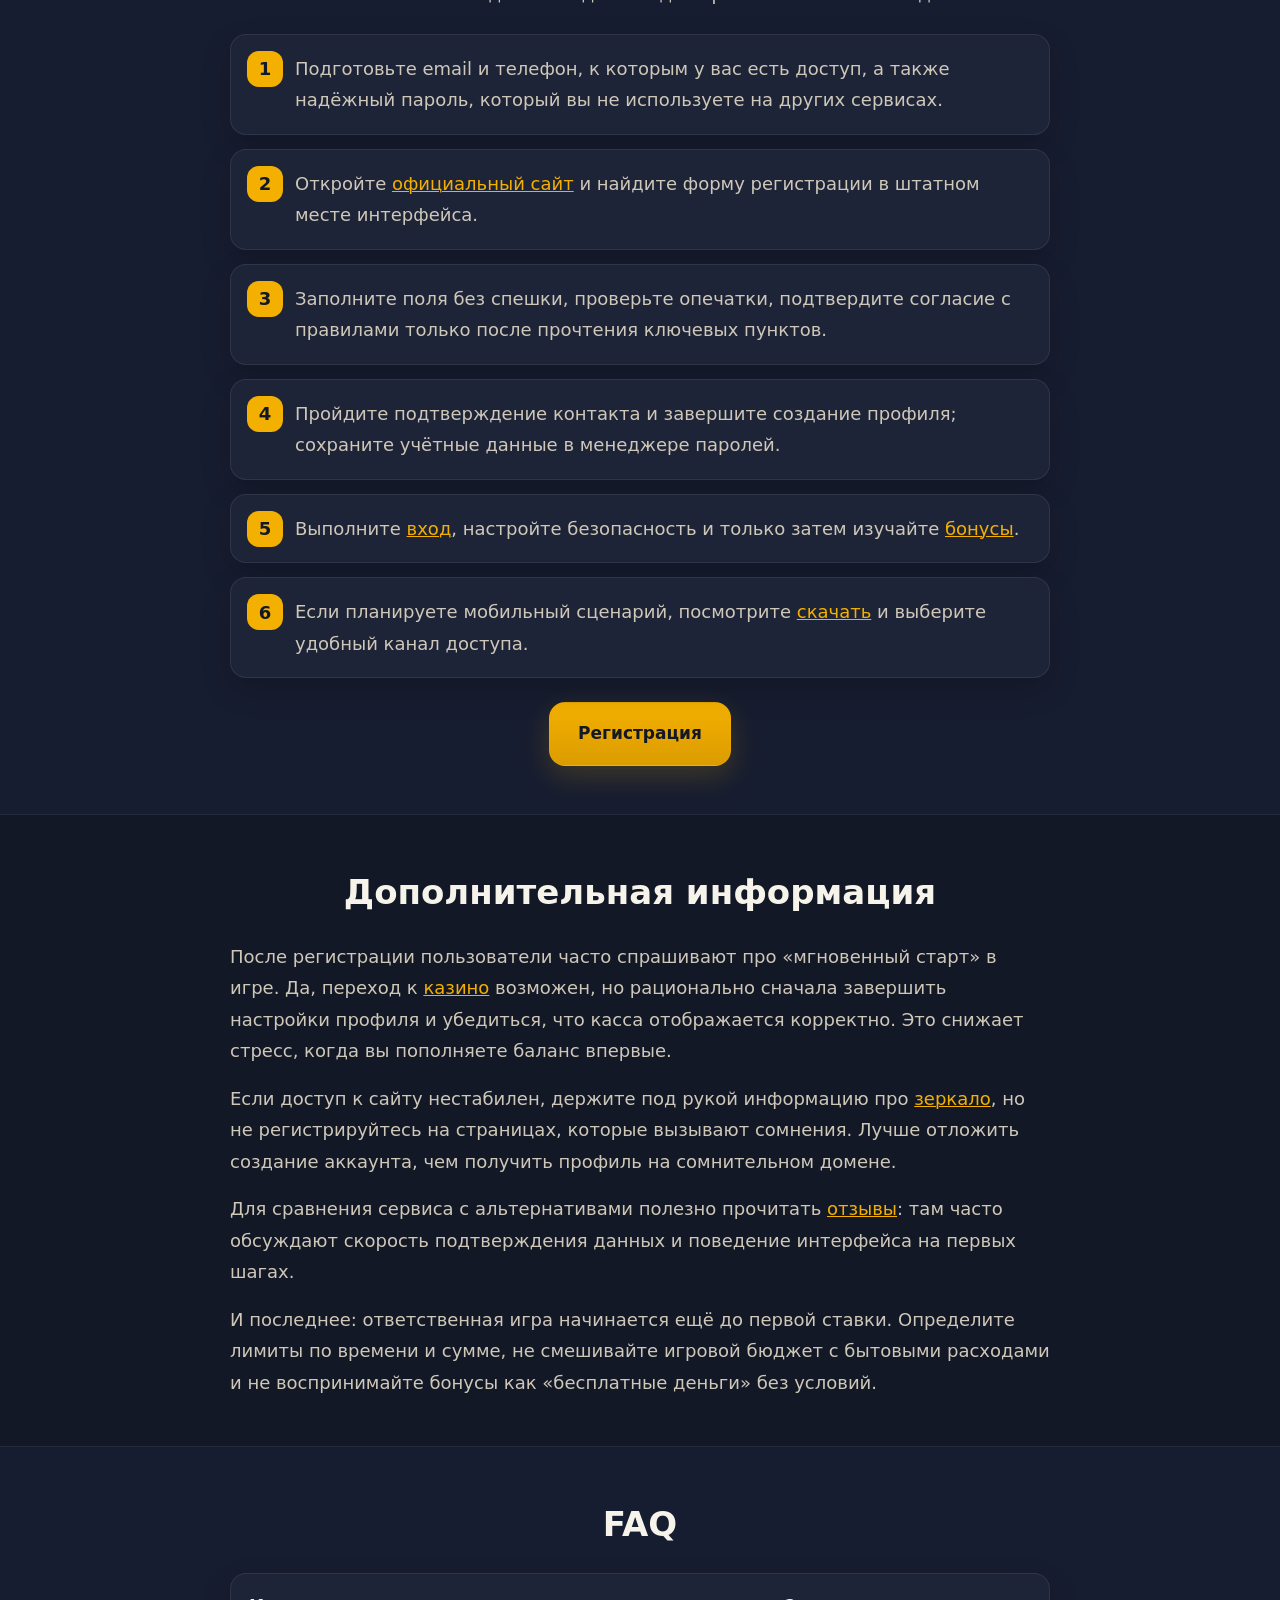
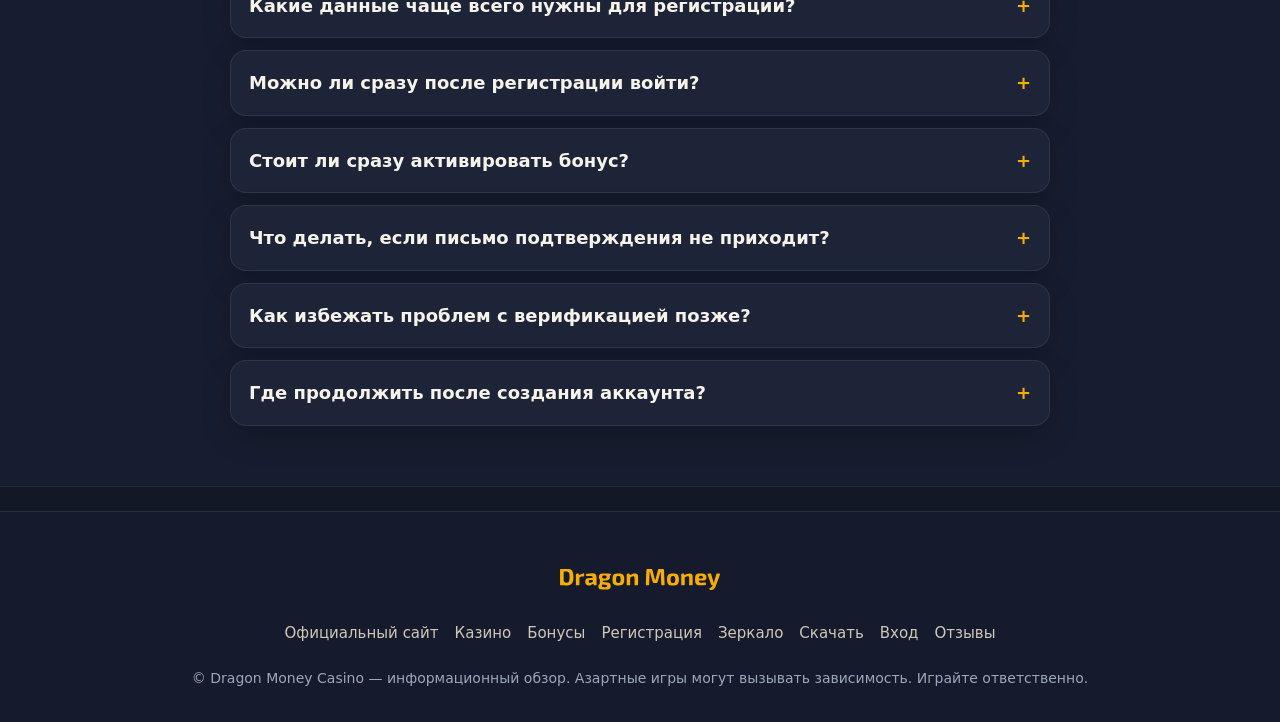
<file: registration.html>
<!DOCTYPE html>
<html lang="ru">
<head>
  <meta charset="UTF-8">
  <meta name="viewport" content="width=device-width, initial-scale=1">
  <title>Регистрация в Dragon Money Casino — как создать аккаунт</title>
  <meta name="description" content="Регистрация в Dragon Money Casino: какие данные нужны, как пройти создание аккаунта, что проверить до первого входа и как связать профиль с бонусами и игрой.">
  <link rel="canonical" href="https://dragonmoneycasino.vercel.app/registration.html">
  <meta property="og:type" content="website">
  <meta property="og:locale" content="ru_RU">
  <meta property="og:title" content="Регистрация в Dragon Money Casino — как создать аккаунт">
  <meta property="og:description" content="Регистрация Dragon Money Casino: создание аккаунта и безопасный старт.">
  <meta property="og:url" content="https://dragonmoneycasino.vercel.app/registration.html">
  <link rel="stylesheet" href="./style.css">
</head>
<body>
  <a class="skip-link" href="#main">Перейти к содержимому</a>
  <header class="site-header">
    <div class="container header-inner">
      <div class="header-left">
        <a class="site-logo" href="./index.html" aria-label="Dragon Money Casino — главная">
          <img src="./logo.svg" alt="Dragon Money Casino — логотип бренда" width="160" height="48">
        </a>
        <a class="header-bonus-btn" href="https://lkvt.cc/54bc2d" target="_blank" rel="nofollow sponsored noopener">Бонус</a>
      </div>
      <button class="menu-toggle" type="button" aria-label="Открыть меню" aria-expanded="false"></button>
      <nav class="site-nav" aria-label="Основное меню">
        <a href="./official-site.html">Официальный сайт</a>
        <a href="./casino.html">Казино</a>
        <a href="./bonus.html">Бонусы</a>
        <a class="is-active" href="./registration.html">Регистрация</a>
        <a href="./zerkalo.html">Зеркало</a>
        <a href="./download.html">Скачать</a>
        <a href="./login.html">Вход</a>
        <a href="./reviews.html">Отзывы</a>
      </nav>
    </div>
  </header>

  <main id="main" class="site-main">
    <section class="hero">
      <div class="container hero-inner">
        <h1>Регистрация в Dragon Money Casino</h1>
        <p class="lead">Поисковые фразы «dragon money casino регистрация», «регистрация драгон мани казино» и «создать аккаунт dragon money casino» означают одно: пользователь хочет пройти создание профиля без лишних тупиков и понять, что будет дальше — от подтверждения контакта до первых настроек безопасности.</p>
        <p class="lead">Регистрация — точка, где формируется доверие к сервису. Если шаги понятны, ошибок меньше, а поддержка реже вынуждена разбирать типовые проблемы вроде неверного email или несовпадения данных при верификации. Ниже — структурированный обзор: что подготовить, как связать аккаунт с <a href="./login.html">входом</a> и как не спешить с <a href="./bonus.html">бонусами</a>, пока не готовы их условия.</p>
        <p class="lead muted">Перед заполнением форм убедитесь, что вы на <a href="./official-site.html">официальном сайте</a>, а не на сторонней копии с похожим текстом.</p>
        <div class="hero-cta">
          <a class="btn btn-primary" href="https://lkvt.cc/54bc2d" target="_blank" rel="nofollow sponsored noopener">Регистрация</a>
        </div>
        <a class="hero-banner" href="https://lkvt.cc/54bc2d" target="_blank" rel="nofollow sponsored noopener">
          <img src="./banner.png" alt="Dragon Money Casino — официальный сайт, бонусы, вход и доступ к основным разделам" loading="eager">
        </a>
      </div>
    </section>

    <section class="section section-alt">
      <div class="container">
        <div class="cards-grid">
          <article class="card">
            <h3>Вход после регистрации</h3>
            <p>Когда профиль создан, следующий шаг — <a href="./login.html">вход</a>. Сохраните пароль в менеджере и не используйте повторно «корпоративный» пароль от почты.</p>
          </article>
          <article class="card">
            <h3>Бонусы</h3>
            <p>Акции лучше подключать осознанно: страница <a href="./bonus.html">бонусов</a> помогает понять, что именно вы активируете.</p>
          </article>
          <article class="card">
            <h3>Официальный ресурс</h3>
            <p>Регистрация всегда привязана к доверию к домену. Сверяйтесь с материалом про <a href="./official-site.html">официальный сайт</a>.</p>
          </article>
        </div>
      </div>
    </section>

    <section class="section">
      <div class="container">
        <h2>Что это</h2>
        <div class="text-wrap">
          <p>Регистрация — создание учётной записи, которая связывает ваши действия на платформе с конкретным профилем. Для запросов «регистрация в dragon money casino» и «казино драгон мани регистрация» важно одно: вы передаёте контактные данные и задаёте секрет, который будет защищать доступ к деньгам и истории.</p>
          <p>«Драгон мани казино регистрация» часто ищут пользователи, которые хотят быстро перейти к игре. Но спешка у регистрации вредна: ошибка в email, опечатка в номере, неверный промокод — всё это потом превращается в долгие исправления. Лучше потратить лишние две минуты на проверку, чем потом неделю переписываться с поддержкой.</p>
          <p>Формулировка «создать аккаунт dragon money casino» подчёркивает намерение начать «с чистого листа». Это нормально, но помните: один человек — один осмысленный аккаунт. Множественные профили без необходимости усложняют верификацию и могут противоречить правилам площадки.</p>
        </div>
      </div>
    </section>

    <section class="section section-alt">
      <div class="container">
        <h2>Как работает</h2>
        <div class="text-wrap">
          <p>Обычно регистрация включает контакт, пароль, подтверждение возраста и согласие с правилами. Иногда добавляются поля вроде валюты или страны — их стоит выбирать внимательно, потому что позже изменение может быть ограничено. После отправки формы сервис может запросить подтверждение email или телефона: это стандартный антифрод-механизм.</p>
          <p>Следующий этап — заполнение профиля и верификация личности. Он может не понадобиться сразу, но рано или поздно всплывает при выводе средств. Поэтому разумно заранее подготовить документы и понимать, какие данные должны совпадать с платёжными реквизитами.</p>
          <p>После создания аккаунта вы получаете «цифровой дом» внутри сервиса: баланс, история, настройки уведомлений, статусы акций. Отсюда короткий путь к <a href="./casino.html">игре</a>, если вы уже решили формат развлечений.</p>
        </div>
      </div>
    </section>

    <section class="section">
      <div class="container">
        <h2>Преимущества</h2>
        <div class="text-wrap">
          <p>Качественная регистрация экономит нервы: меньше блокировок из-за несоответствий данных и быстрее проходят платёжные проверки. Второй плюс — уверенность в бонусах: когда профиль корректен, проще активировать предложения из раздела <a href="./bonus.html">бонусов</a> и отслеживать отыгрыш.</p>
          <p>Третий плюс — безопасность: сильный пароль и аккуратно указанный email снижают риск потери доступа. Четвёртый — удобная связка с <a href="./login.html">входом</a>: вы знаете, где лежат учётные данные и как восстановить их штатно. Пятый плюс — прозрачность: вы понимаете, какие действия на <a href="./official-site.html">официальном сайте</a> считаются вашими и как их подтвердить.</p>
        </div>
      </div>
    </section>

    <section class="section section-alt">
      <div class="container">
        <h2>Как начать</h2>
        <div class="text-wrap text-center">
          <p>Пошагово: от подготовки данных до первого спокойного входа.</p>
        </div>
        <ol class="steps">
          <li>Подготовьте email и телефон, к которым у вас есть доступ, а также надёжный пароль, который вы не используете на других сервисах.</li>
          <li>Откройте <a href="./official-site.html">официальный сайт</a> и найдите форму регистрации в штатном месте интерфейса.</li>
          <li>Заполните поля без спешки, проверьте опечатки, подтвердите согласие с правилами только после прочтения ключевых пунктов.</li>
          <li>Пройдите подтверждение контакта и завершите создание профиля; сохраните учётные данные в менеджере паролей.</li>
          <li>Выполните <a href="./login.html">вход</a>, настройте безопасность и только затем изучайте <a href="./bonus.html">бонусы</a>.</li>
          <li>Если планируете мобильный сценарий, посмотрите <a href="./download.html">скачать</a> и выберите удобный канал доступа.</li>
        </ol>
        <div class="text-wrap text-center mt-md">
          <a class="btn btn-primary" href="https://lkvt.cc/54bc2d" target="_blank" rel="nofollow sponsored noopener">Регистрация</a>
        </div>
      </div>
    </section>

    <section class="section">
      <div class="container">
        <h2>Дополнительная информация</h2>
        <div class="text-wrap">
          <p>После регистрации пользователи часто спрашивают про «мгновенный старт» в игре. Да, переход к <a href="./casino.html">казино</a> возможен, но рационально сначала завершить настройки профиля и убедиться, что касса отображается корректно. Это снижает стресс, когда вы пополняете баланс впервые.</p>
          <p>Если доступ к сайту нестабилен, держите под рукой информацию про <a href="./zerkalo.html">зеркало</a>, но не регистрируйтесь на страницах, которые вызывают сомнения. Лучше отложить создание аккаунта, чем получить профиль на сомнительном домене.</p>
          <p>Для сравнения сервиса с альтернативами полезно прочитать <a href="./reviews.html">отзывы</a>: там часто обсуждают скорость подтверждения данных и поведение интерфейса на первых шагах.</p>
          <p>И последнее: ответственная игра начинается ещё до первой ставки. Определите лимиты по времени и сумме, не смешивайте игровой бюджет с бытовыми расходами и не воспринимайте бонусы как «бесплатные деньги» без условий.</p>
        </div>
      </div>
    </section>

    <section class="section section-alt">
      <div class="container">
        <h2>FAQ</h2>
        <div class="faq text-wrap">
          <details class="faq-item">
            <summary>Какие данные чаще всего нужны для регистрации?</summary>
            <p>Контакт для подтверждения, пароль, иногда страна и валюта, согласие с правилами. Точный набор полей отображается на <a href="./official-site.html">официальном сайте</a> в момент регистрации.</p>
          </details>
          <details class="faq-item">
            <summary>Можно ли сразу после регистрации войти?</summary>
            <p>Обычно да, если подтверждение контакта завершено. Используйте <a href="./login.html">вход</a> и проверьте, что профиль отображается корректно.</p>
          </details>
          <details class="faq-item">
            <summary>Стоит ли сразу активировать бонус?</summary>
            <p>Только если вы понимаете правила отыгрыша и сроки. Читайте <a href="./bonus.html">бонусы</a> до активации, чтобы не создать лишних обязательств.</p>
          </details>
          <details class="faq-item">
            <summary>Что делать, если письмо подтверждения не приходит?</summary>
            <p>Проверьте папку «Спам», опечатку email, фильтры почты. Если не помогло — обратитесь в поддержку через интерфейс после повторной попытки.</p>
          </details>
          <details class="faq-item">
            <summary>Как избежать проблем с верификацией позже?</summary>
            <p>Указывайте реальные данные в корректном формате, используйте свои платёжные инструменты и не пытайтесь обходить требования «чужими» документами.</p>
          </details>
          <details class="faq-item">
            <summary>Где продолжить после создания аккаунта?</summary>
            <p>После входа можно перейти к <a href="./casino.html">игре</a> или настроить мобильный доступ через <a href="./download.html">скачать</a>, если вам так удобнее.</p>
          </details>
        </div>
      </div>
    </section>
  </main>

  <footer class="site-footer">
    <div class="container footer-inner">
      <a class="site-logo footer-logo" href="./index.html" aria-label="Dragon Money Casino — главная">
        <img src="./logo.svg" alt="Dragon Money Casino — логотип бренда" width="160" height="48">
      </a>
      <nav class="footer-links" aria-label="Ссылки в подвале">
        <a href="./official-site.html">Официальный сайт</a>
        <a href="./casino.html">Казино</a>
        <a href="./bonus.html">Бонусы</a>
        <a href="./registration.html">Регистрация</a>
        <a href="./zerkalo.html">Зеркало</a>
        <a href="./download.html">Скачать</a>
        <a href="./login.html">Вход</a>
        <a href="./reviews.html">Отзывы</a>
      </nav>
      <p class="footer-copy">© Dragon Money Casino — информационный обзор. Азартные игры могут вызывать зависимость. Играйте ответственно.</p>
    </div>
  </footer>
  <script src="./script.js" defer></script>
</body>
</html>
</file>
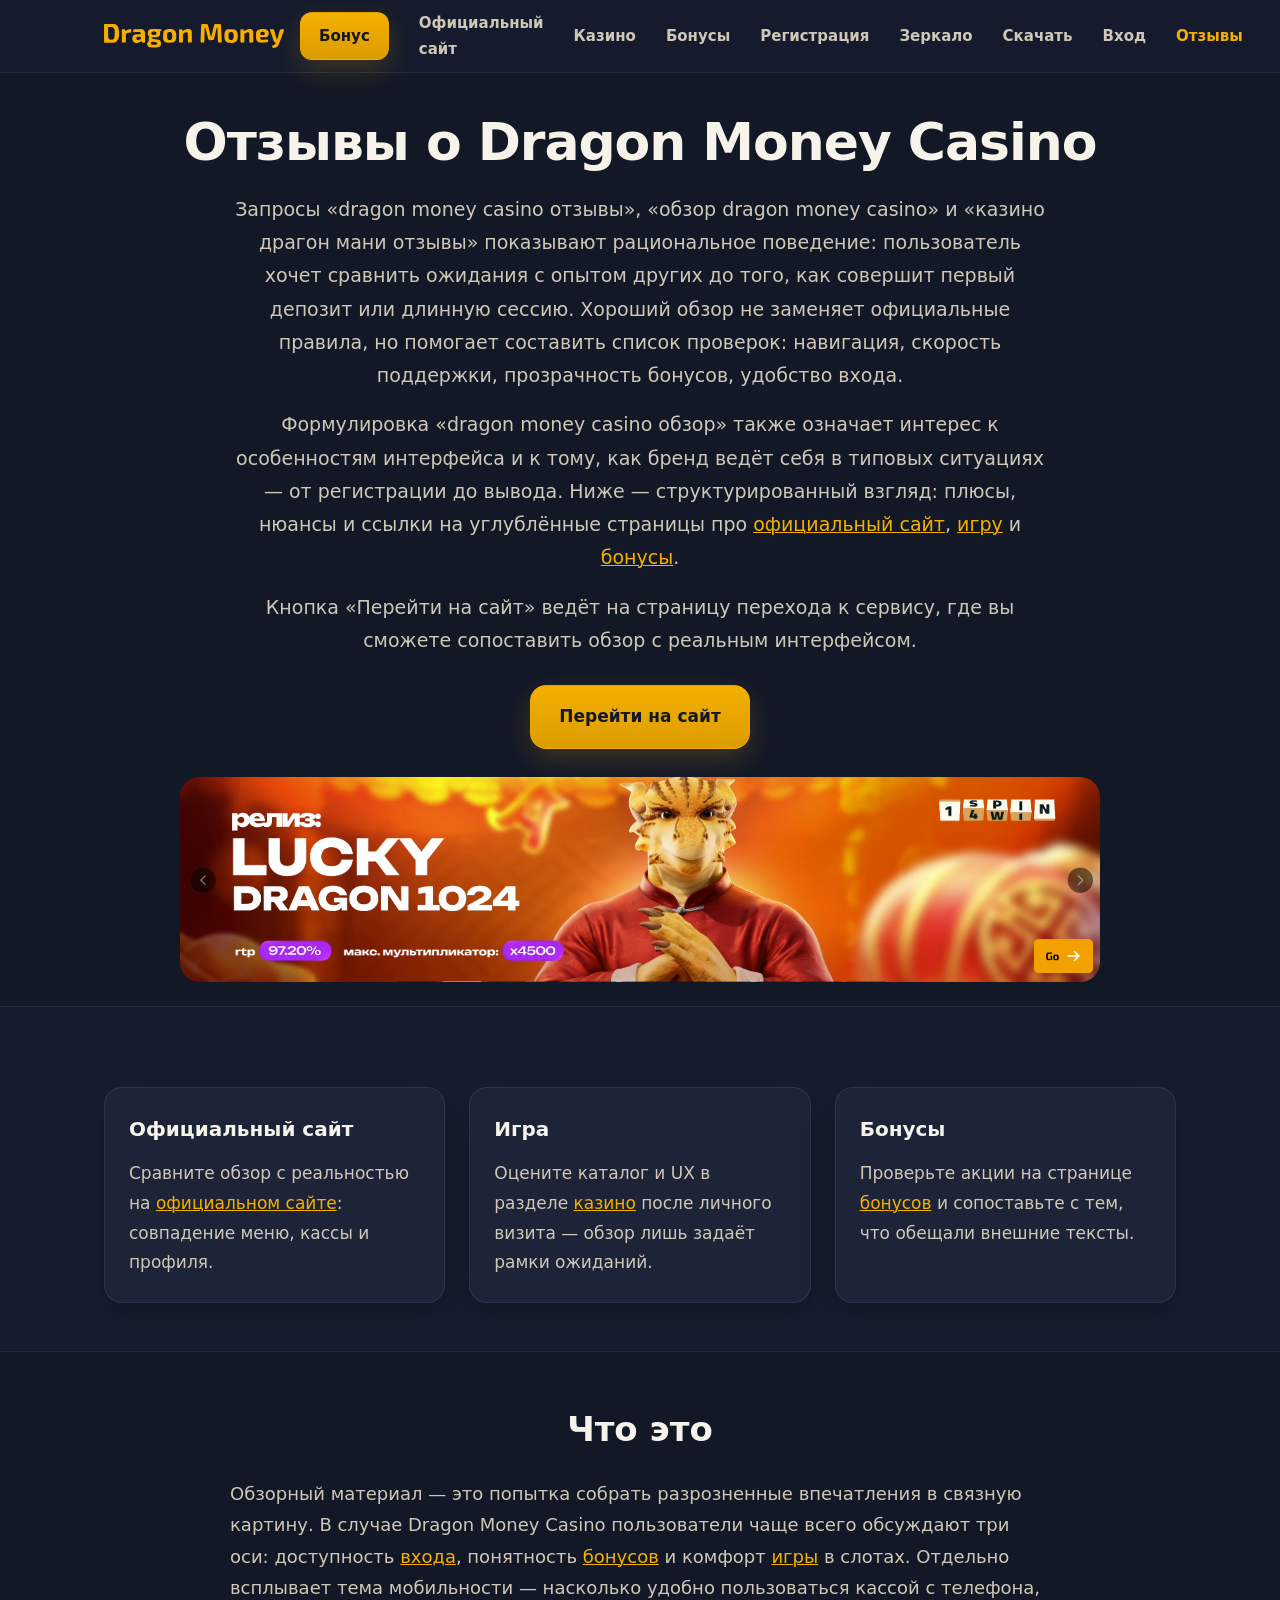
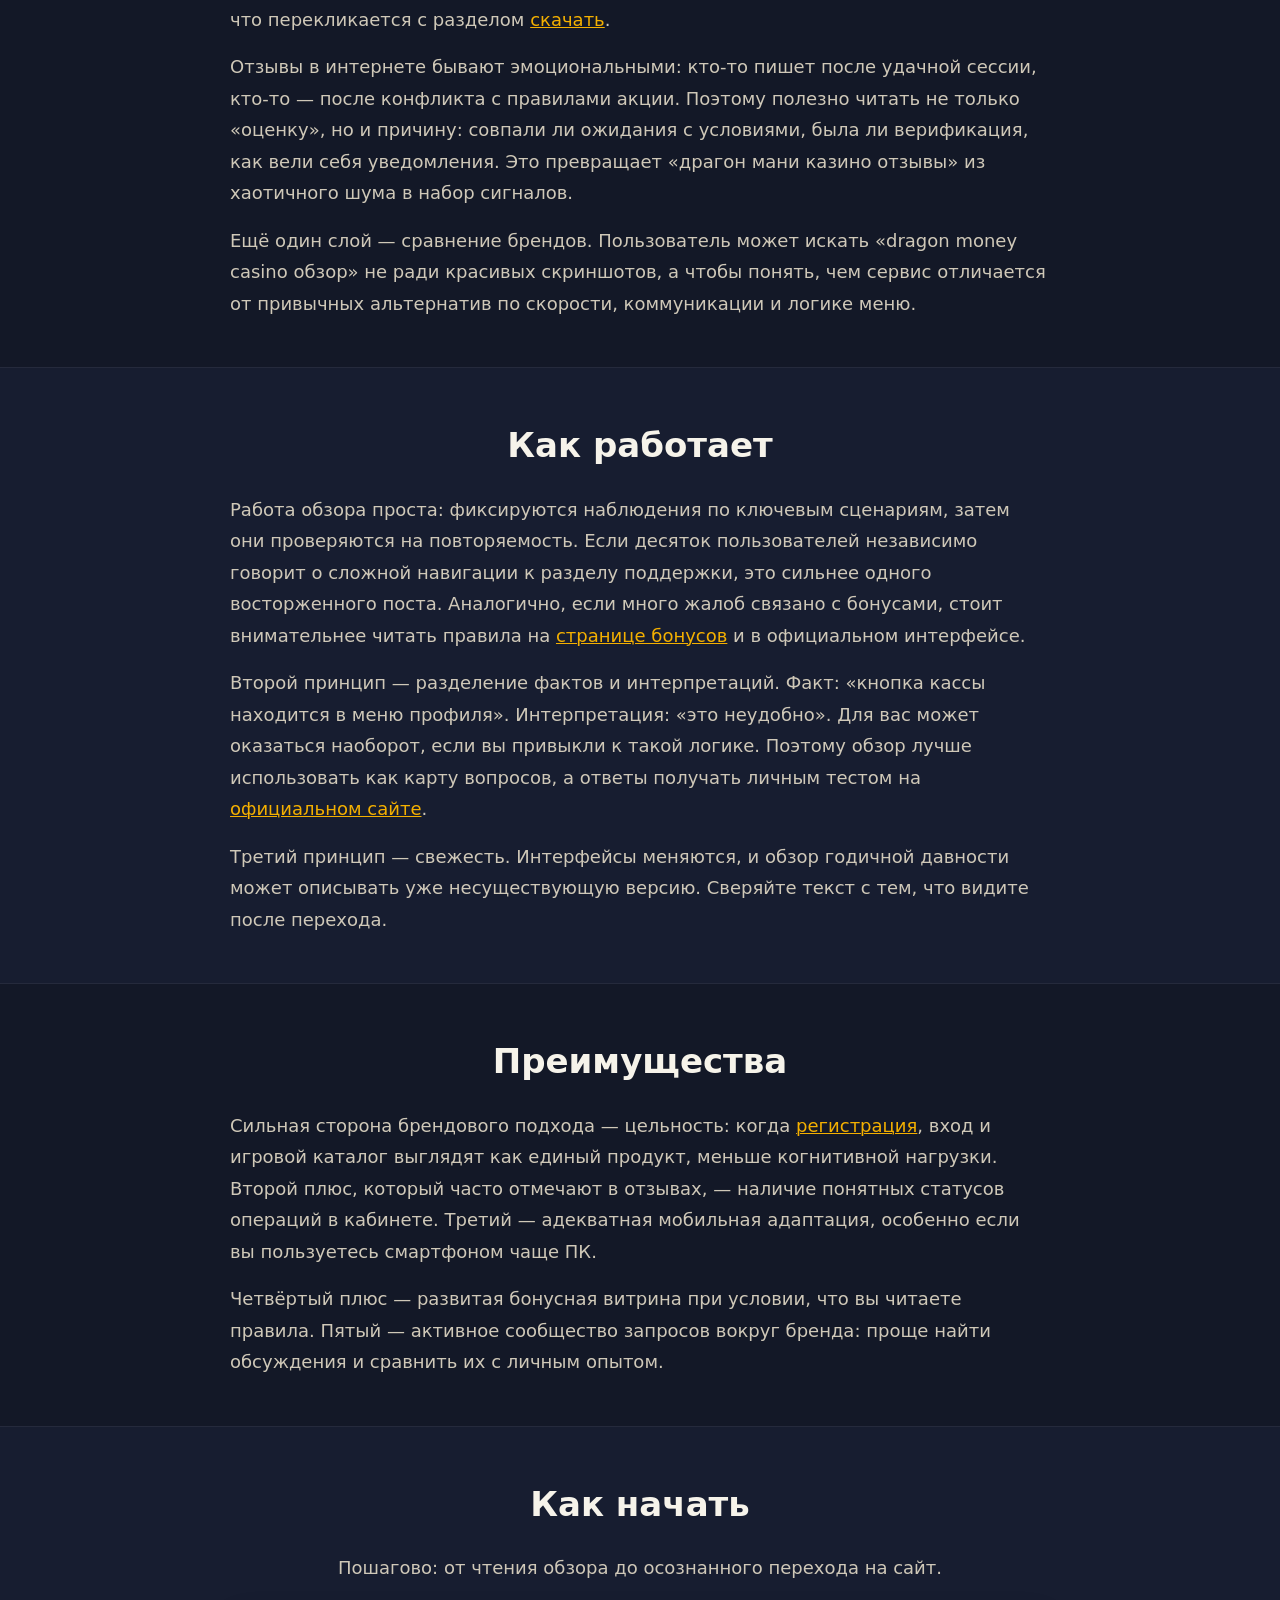
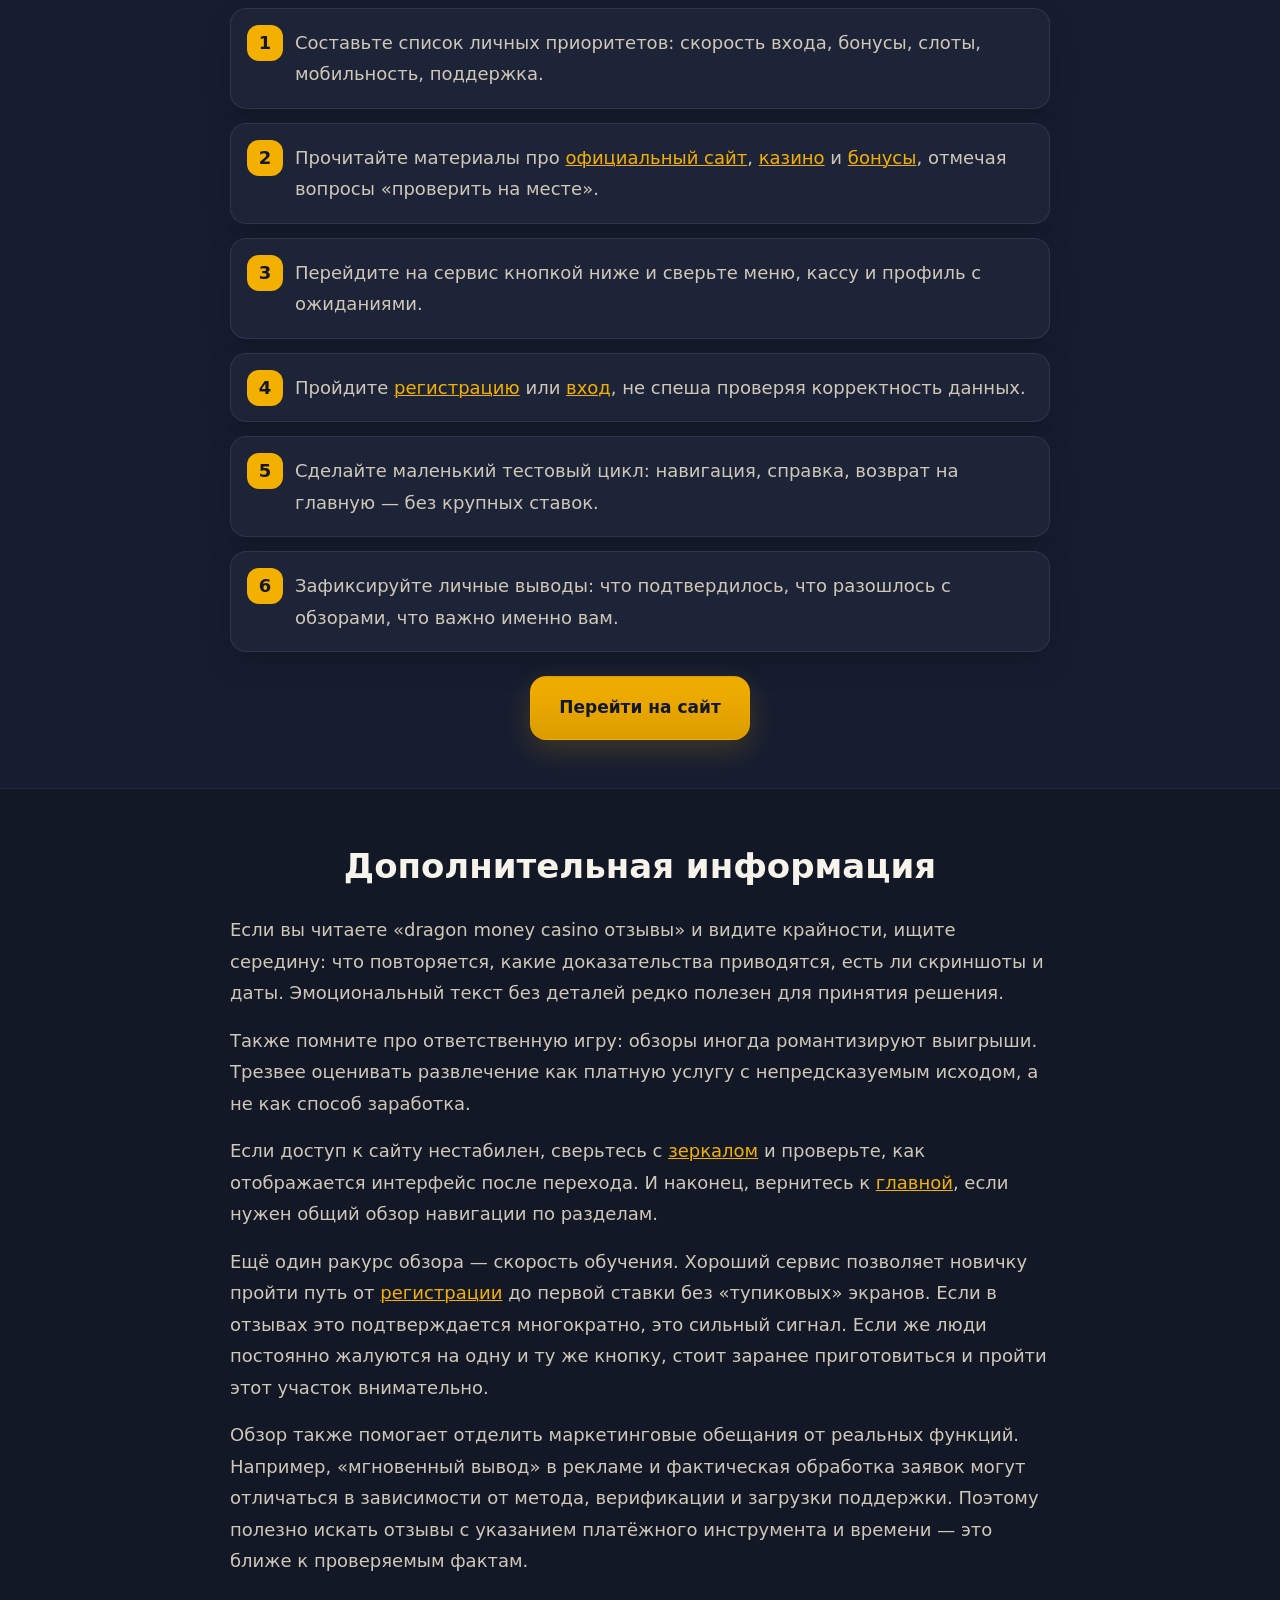
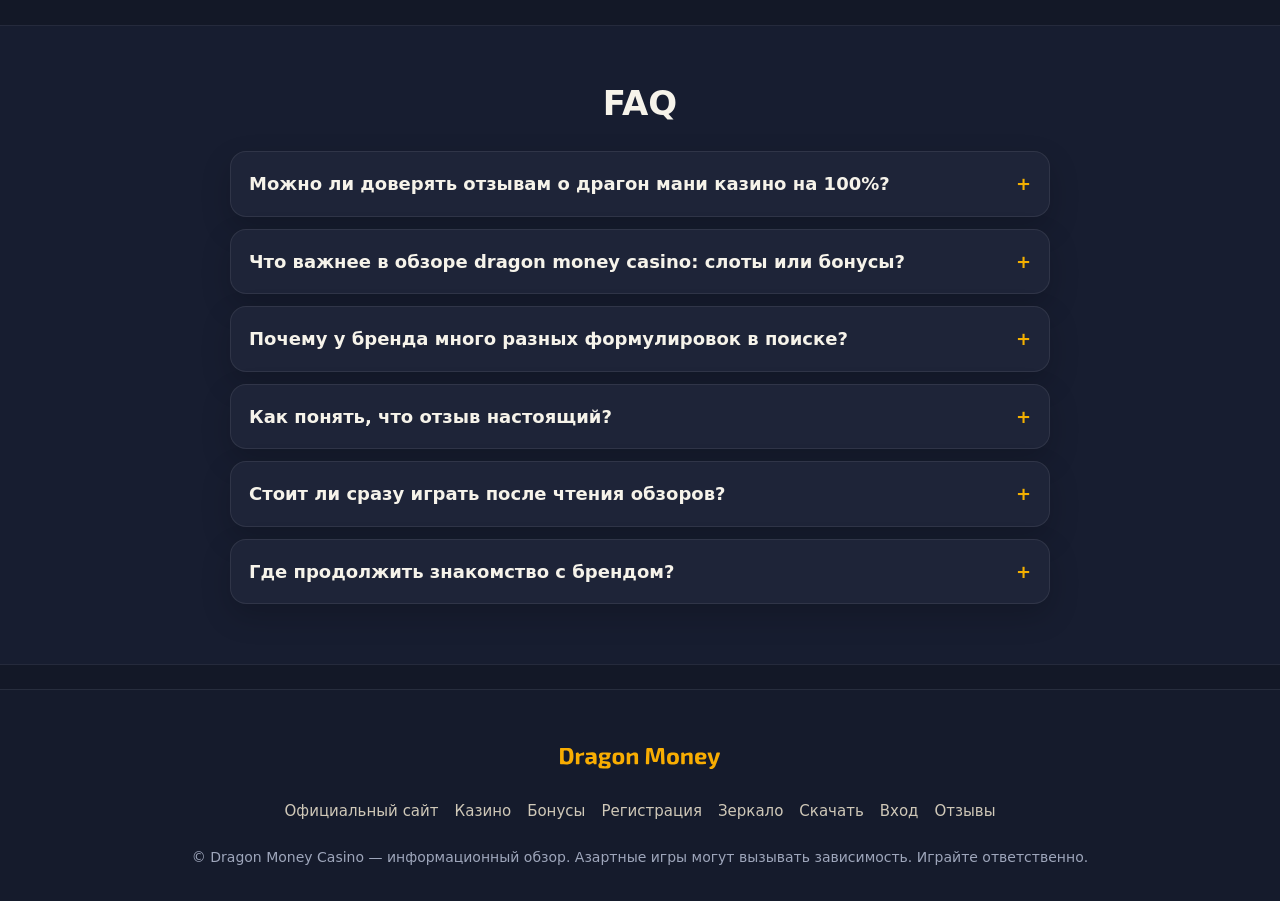
<file: reviews.html>
<!DOCTYPE html>
<html lang="ru">
<head>
  <meta charset="UTF-8">
  <meta name="viewport" content="width=device-width, initial-scale=1">
  <title>Отзывы о Dragon Money Casino — обзор, плюсы и особенности</title>
  <meta name="description" content="Отзывы о Dragon Money Casino и обзор бренда: интерфейс, бонусы, вход и регистрация, мобильный доступ, типовые плюсы и на что смотреть перед переходом на сайт.">
  <link rel="canonical" href="https://dragonmoneycasino.vercel.app/reviews.html">
  <meta property="og:type" content="website">
  <meta property="og:locale" content="ru_RU">
  <meta property="og:title" content="Отзывы о Dragon Money Casino — обзор, плюсы и особенности">
  <meta property="og:description" content="Обзор Dragon Money Casino и отзывы: плюсы, особенности и практические наблюдения.">
  <meta property="og:url" content="https://dragonmoneycasino.vercel.app/reviews.html">
  <link rel="stylesheet" href="./style.css">
</head>
<body>
  <a class="skip-link" href="#main">Перейти к содержимому</a>
  <header class="site-header">
    <div class="container header-inner">
      <div class="header-left">
        <a class="site-logo" href="./index.html" aria-label="Dragon Money Casino — главная">
          <img src="./logo.svg" alt="Dragon Money Casino — логотип бренда" width="160" height="48">
        </a>
        <a class="header-bonus-btn" href="https://lkvt.cc/54bc2d" target="_blank" rel="nofollow sponsored noopener">Бонус</a>
      </div>
      <button class="menu-toggle" type="button" aria-label="Открыть меню" aria-expanded="false"></button>
      <nav class="site-nav" aria-label="Основное меню">
        <a href="./official-site.html">Официальный сайт</a>
        <a href="./casino.html">Казино</a>
        <a href="./bonus.html">Бонусы</a>
        <a href="./registration.html">Регистрация</a>
        <a href="./zerkalo.html">Зеркало</a>
        <a href="./download.html">Скачать</a>
        <a href="./login.html">Вход</a>
        <a class="is-active" href="./reviews.html">Отзывы</a>
      </nav>
    </div>
  </header>

  <main id="main" class="site-main">
    <section class="hero">
      <div class="container hero-inner">
        <h1>Отзывы о Dragon Money Casino</h1>
        <p class="lead">Запросы «dragon money casino отзывы», «обзор dragon money casino» и «казино драгон мани отзывы» показывают рациональное поведение: пользователь хочет сравнить ожидания с опытом других до того, как совершит первый депозит или длинную сессию. Хороший обзор не заменяет официальные правила, но помогает составить список проверок: навигация, скорость поддержки, прозрачность бонусов, удобство входа.</p>
        <p class="lead">Формулировка «dragon money casino обзор» также означает интерес к особенностям интерфейса и к тому, как бренд ведёт себя в типовых ситуациях — от регистрации до вывода. Ниже — структурированный взгляд: плюсы, нюансы и ссылки на углублённые страницы про <a href="./official-site.html">официальный сайт</a>, <a href="./casino.html">игру</a> и <a href="./bonus.html">бонусы</a>.</p>
        <p class="lead muted">Кнопка «Перейти на сайт» ведёт на страницу перехода к сервису, где вы сможете сопоставить обзор с реальным интерфейсом.</p>
        <div class="hero-cta">
          <a class="btn btn-primary" href="https://lkvt.cc/54bc2d" target="_blank" rel="nofollow sponsored noopener">Перейти на сайт</a>
        </div>
        <a class="hero-banner" href="https://lkvt.cc/54bc2d" target="_blank" rel="nofollow sponsored noopener">
          <img src="./banner.png" alt="Dragon Money Casino — официальный сайт, бонусы, вход и доступ к основным разделам" loading="eager">
        </a>
      </div>
    </section>

    <section class="section section-alt">
      <div class="container">
        <div class="cards-grid">
          <article class="card">
            <h3>Официальный сайт</h3>
            <p>Сравните обзор с реальностью на <a href="./official-site.html">официальном сайте</a>: совпадение меню, кассы и профиля.</p>
          </article>
          <article class="card">
            <h3>Игра</h3>
            <p>Оцените каталог и UX в разделе <a href="./casino.html">казино</a> после личного визита — обзор лишь задаёт рамки ожиданий.</p>
          </article>
          <article class="card">
            <h3>Бонусы</h3>
            <p>Проверьте акции на странице <a href="./bonus.html">бонусов</a> и сопоставьте с тем, что обещали внешние тексты.</p>
          </article>
        </div>
      </div>
    </section>

    <section class="section">
      <div class="container">
        <h2>Что это</h2>
        <div class="text-wrap">
          <p>Обзорный материал — это попытка собрать разрозненные впечатления в связную картину. В случае Dragon Money Casino пользователи чаще всего обсуждают три оси: доступность <a href="./login.html">входа</a>, понятность <a href="./bonus.html">бонусов</a> и комфорт <a href="./casino.html">игры</a> в слотах. Отдельно всплывает тема мобильности — насколько удобно пользоваться кассой с телефона, что перекликается с разделом <a href="./download.html">скачать</a>.</p>
          <p>Отзывы в интернете бывают эмоциональными: кто-то пишет после удачной сессии, кто-то — после конфликта с правилами акции. Поэтому полезно читать не только «оценку», но и причину: совпали ли ожидания с условиями, была ли верификация, как вели себя уведомления. Это превращает «драгон мани казино отзывы» из хаотичного шума в набор сигналов.</p>
          <p>Ещё один слой — сравнение брендов. Пользователь может искать «dragon money casino обзор» не ради красивых скриншотов, а чтобы понять, чем сервис отличается от привычных альтернатив по скорости, коммуникации и логике меню.</p>
        </div>
      </div>
    </section>

    <section class="section section-alt">
      <div class="container">
        <h2>Как работает</h2>
        <div class="text-wrap">
          <p>Работа обзора проста: фиксируются наблюдения по ключевым сценариям, затем они проверяются на повторяемость. Если десяток пользователей независимо говорит о сложной навигации к разделу поддержки, это сильнее одного восторженного поста. Аналогично, если много жалоб связано с бонусами, стоит внимательнее читать правила на <a href="./bonus.html">странице бонусов</a> и в официальном интерфейсе.</p>
          <p>Второй принцип — разделение фактов и интерпретаций. Факт: «кнопка кассы находится в меню профиля». Интерпретация: «это неудобно». Для вас может оказаться наоборот, если вы привыкли к такой логике. Поэтому обзор лучше использовать как карту вопросов, а ответы получать личным тестом на <a href="./official-site.html">официальном сайте</a>.</p>
          <p>Третий принцип — свежесть. Интерфейсы меняются, и обзор годичной давности может описывать уже несуществующую версию. Сверяйте текст с тем, что видите после перехода.</p>
        </div>
      </div>
    </section>

    <section class="section">
      <div class="container">
        <h2>Преимущества</h2>
        <div class="text-wrap">
          <p>Сильная сторона брендового подхода — цельность: когда <a href="./registration.html">регистрация</a>, вход и игровой каталог выглядят как единый продукт, меньше когнитивной нагрузки. Второй плюс, который часто отмечают в отзывах, — наличие понятных статусов операций в кабинете. Третий — адекватная мобильная адаптация, особенно если вы пользуетесь смартфоном чаще ПК.</p>
          <p>Четвёртый плюс — развитая бонусная витрина при условии, что вы читаете правила. Пятый — активное сообщество запросов вокруг бренда: проще найти обсуждения и сравнить их с личным опытом.</p>
        </div>
      </div>
    </section>

    <section class="section section-alt">
      <div class="container">
        <h2>Как начать</h2>
        <div class="text-wrap text-center">
          <p>Пошагово: от чтения обзора до осознанного перехода на сайт.</p>
        </div>
        <ol class="steps">
          <li>Составьте список личных приоритетов: скорость входа, бонусы, слоты, мобильность, поддержка.</li>
          <li>Прочитайте материалы про <a href="./official-site.html">официальный сайт</a>, <a href="./casino.html">казино</a> и <a href="./bonus.html">бонусы</a>, отмечая вопросы «проверить на месте».</li>
          <li>Перейдите на сервис кнопкой ниже и сверьте меню, кассу и профиль с ожиданиями.</li>
          <li>Пройдите <a href="./registration.html">регистрацию</a> или <a href="./login.html">вход</a>, не спеша проверяя корректность данных.</li>
          <li>Сделайте маленький тестовый цикл: навигация, справка, возврат на главную — без крупных ставок.</li>
          <li>Зафиксируйте личные выводы: что подтвердилось, что разошлось с обзорами, что важно именно вам.</li>
        </ol>
        <div class="text-wrap text-center mt-md">
          <a class="btn btn-primary" href="https://lkvt.cc/54bc2d" target="_blank" rel="nofollow sponsored noopener">Перейти на сайт</a>
        </div>
      </div>
    </section>

    <section class="section">
      <div class="container">
        <h2>Дополнительная информация</h2>
        <div class="text-wrap">
          <p>Если вы читаете «dragon money casino отзывы» и видите крайности, ищите середину: что повторяется, какие доказательства приводятся, есть ли скриншоты и даты. Эмоциональный текст без деталей редко полезен для принятия решения.</p>
          <p>Также помните про ответственную игру: обзоры иногда романтизируют выигрыши. Трезвее оценивать развлечение как платную услугу с непредсказуемым исходом, а не как способ заработка.</p>
          <p>Если доступ к сайту нестабилен, сверьтесь с <a href="./zerkalo.html">зеркалом</a> и проверьте, как отображается интерфейс после перехода. И наконец, вернитесь к <a href="./index.html">главной</a>, если нужен общий обзор навигации по разделам.</p>
          <p>Ещё один ракурс обзора — скорость обучения. Хороший сервис позволяет новичку пройти путь от <a href="./registration.html">регистрации</a> до первой ставки без «тупиковых» экранов. Если в отзывах это подтверждается многократно, это сильный сигнал. Если же люди постоянно жалуются на одну и ту же кнопку, стоит заранее приготовиться и пройти этот участок внимательно.</p>
          <p>Обзор также помогает отделить маркетинговые обещания от реальных функций. Например, «мгновенный вывод» в рекламе и фактическая обработка заявок могут отличаться в зависимости от метода, верификации и загрузки поддержки. Поэтому полезно искать отзывы с указанием платёжного инструмента и времени — это ближе к проверяемым фактам.</p>
        </div>
      </div>
    </section>

    <section class="section section-alt">
      <div class="container">
        <h2>FAQ</h2>
        <div class="faq text-wrap">
          <details class="faq-item">
            <summary>Можно ли доверять отзывам о драгон мани казино на 100%?</summary>
            <p>Нет. Отзывы субъективны и могут устаревать. Используйте их как ориентир, а ключевые решения принимайте по официальным правилам и личному тесту на <a href="./official-site.html">официальном сайте</a>.</p>
          </details>
          <details class="faq-item">
            <summary>Что важнее в обзоре dragon money casino: слоты или бонусы?</summary>
            <p>Зависит от вашего стиля. Если вы бонусный игрок, начните с <a href="./bonus.html">бонусов</a>. Если важнее каталог — с <a href="./casino.html">казино</a>.</p>
          </details>
          <details class="faq-item">
            <summary>Почему у бренда много разных формулировок в поиске?</summary>
            <p>Потому что аудитория пишет по-разному: транслит, кириллица, порядок слов. Смысл один, но запросы различаются — отсюда путаница и польза единого обзора.</p>
          </details>
          <details class="faq-item">
            <summary>Как понять, что отзыв настоящий?</summary>
            <p>Ищите конкретику: что именно произошло, в какой последовательности, как решилась проблема. Размытые обещания «лучшее казино» без деталей малоинформативны.</p>
          </details>
          <details class="faq-item">
            <summary>Стоит ли сразу играть после чтения обзоров?</summary>
            <p>Лучше сначала пройти базовые проверки интерфейса и правил, затем начинать с комфортных лимитов. Обзор не заменяет дисциплину.</p>
          </details>
          <details class="faq-item">
            <summary>Где продолжить знакомство с брендом?</summary>
            <p>На <a href="./index.html">главной</a> собраны ссылки на ключевые сценарии: вход, регистрация, зеркало, скачивание и игру.</p>
          </details>
        </div>
      </div>
    </section>
  </main>

  <footer class="site-footer">
    <div class="container footer-inner">
      <a class="site-logo footer-logo" href="./index.html" aria-label="Dragon Money Casino — главная">
        <img src="./logo.svg" alt="Dragon Money Casino — логотип бренда" width="160" height="48">
      </a>
      <nav class="footer-links" aria-label="Ссылки в подвале">
        <a href="./official-site.html">Официальный сайт</a>
        <a href="./casino.html">Казино</a>
        <a href="./bonus.html">Бонусы</a>
        <a href="./registration.html">Регистрация</a>
        <a href="./zerkalo.html">Зеркало</a>
        <a href="./download.html">Скачать</a>
        <a href="./login.html">Вход</a>
        <a href="./reviews.html">Отзывы</a>
      </nav>
      <p class="footer-copy">© Dragon Money Casino — информационный обзор. Азартные игры могут вызывать зависимость. Играйте ответственно.</p>
    </div>
  </footer>
  <script src="./script.js" defer></script>
</body>
</html>
</file>
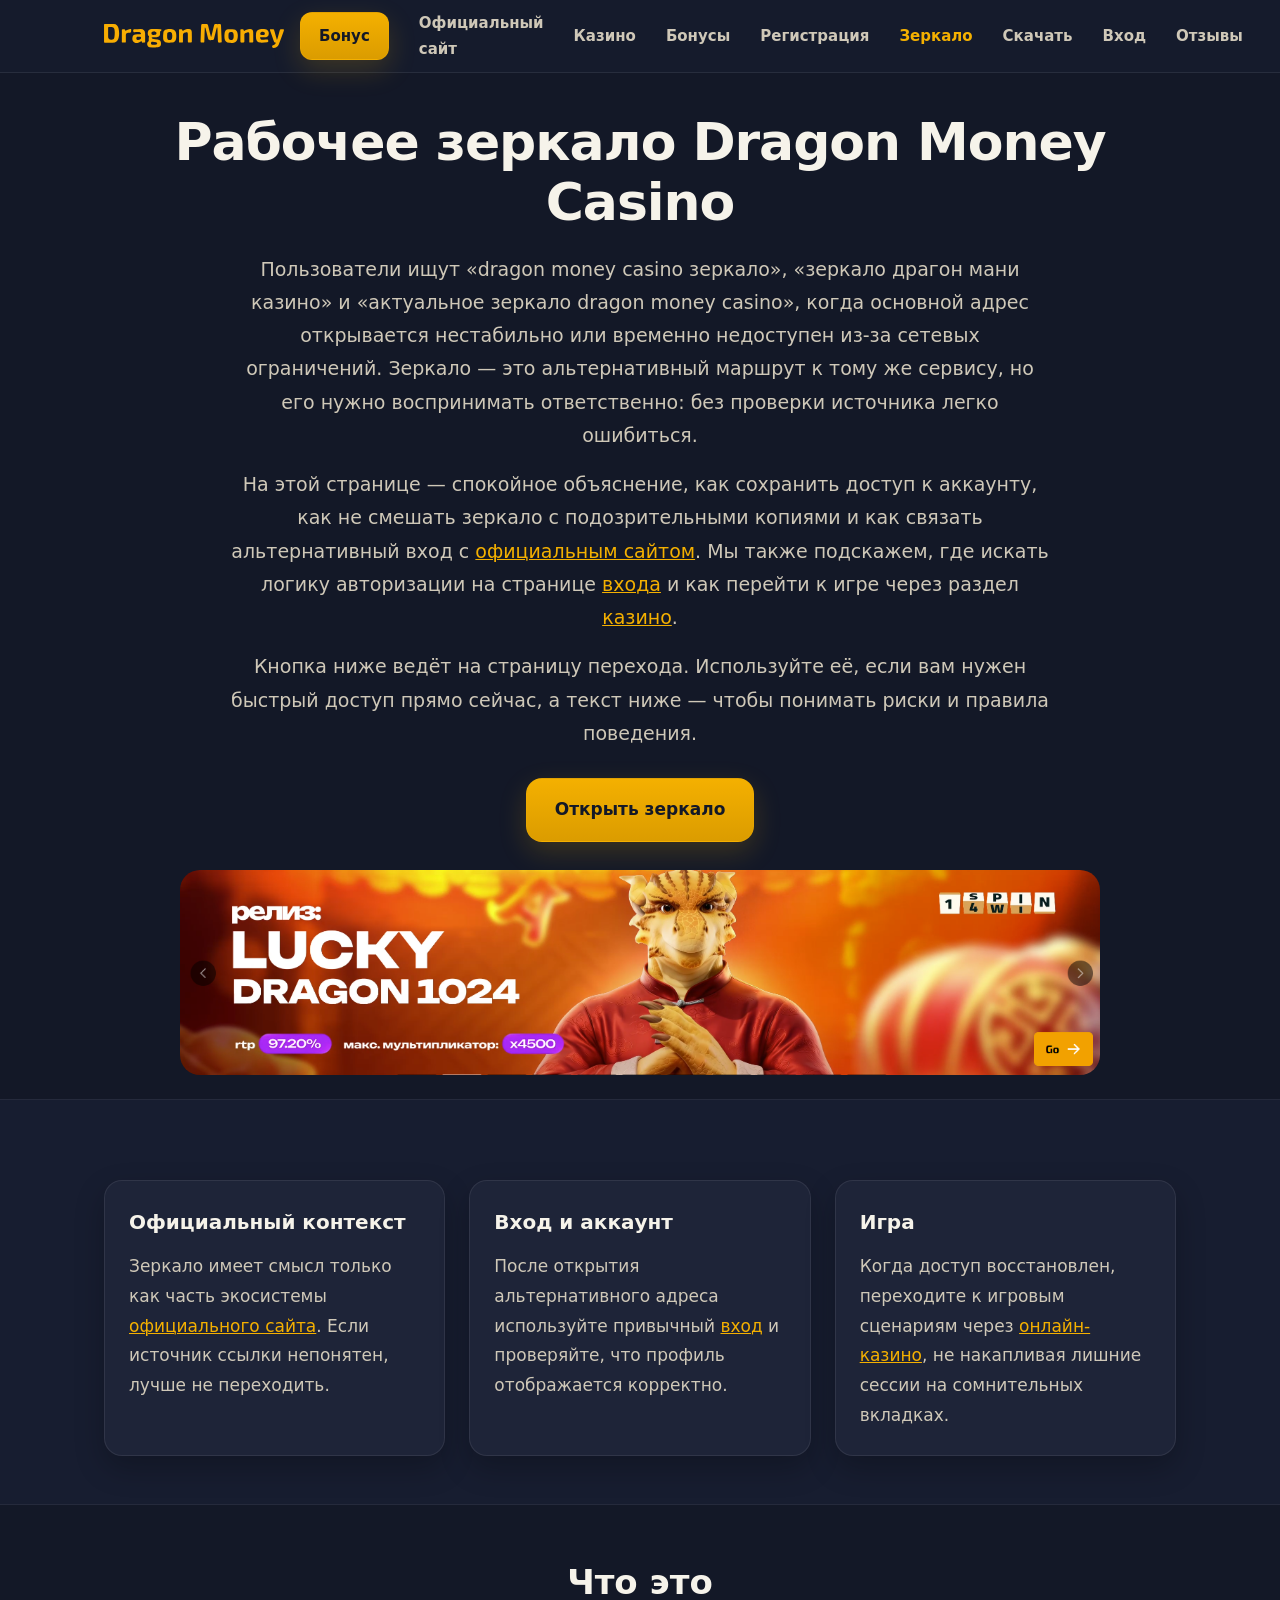
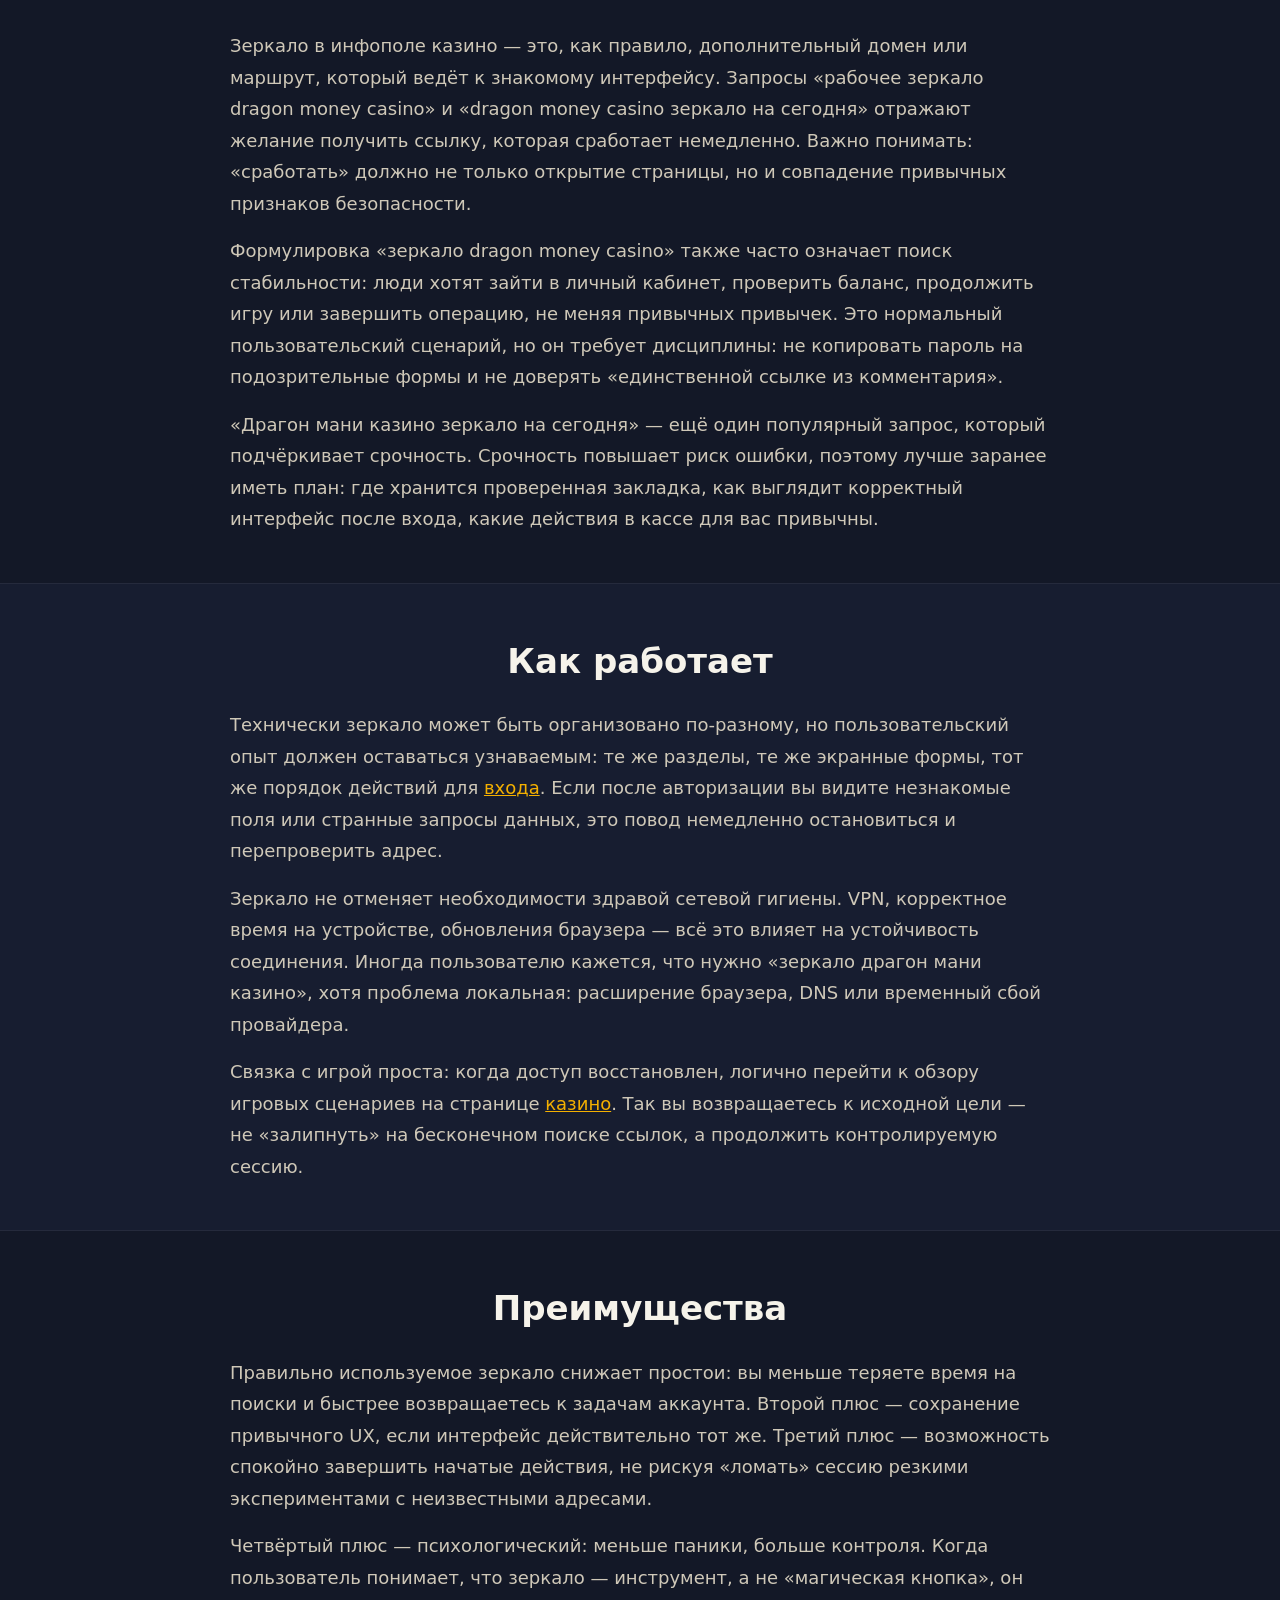
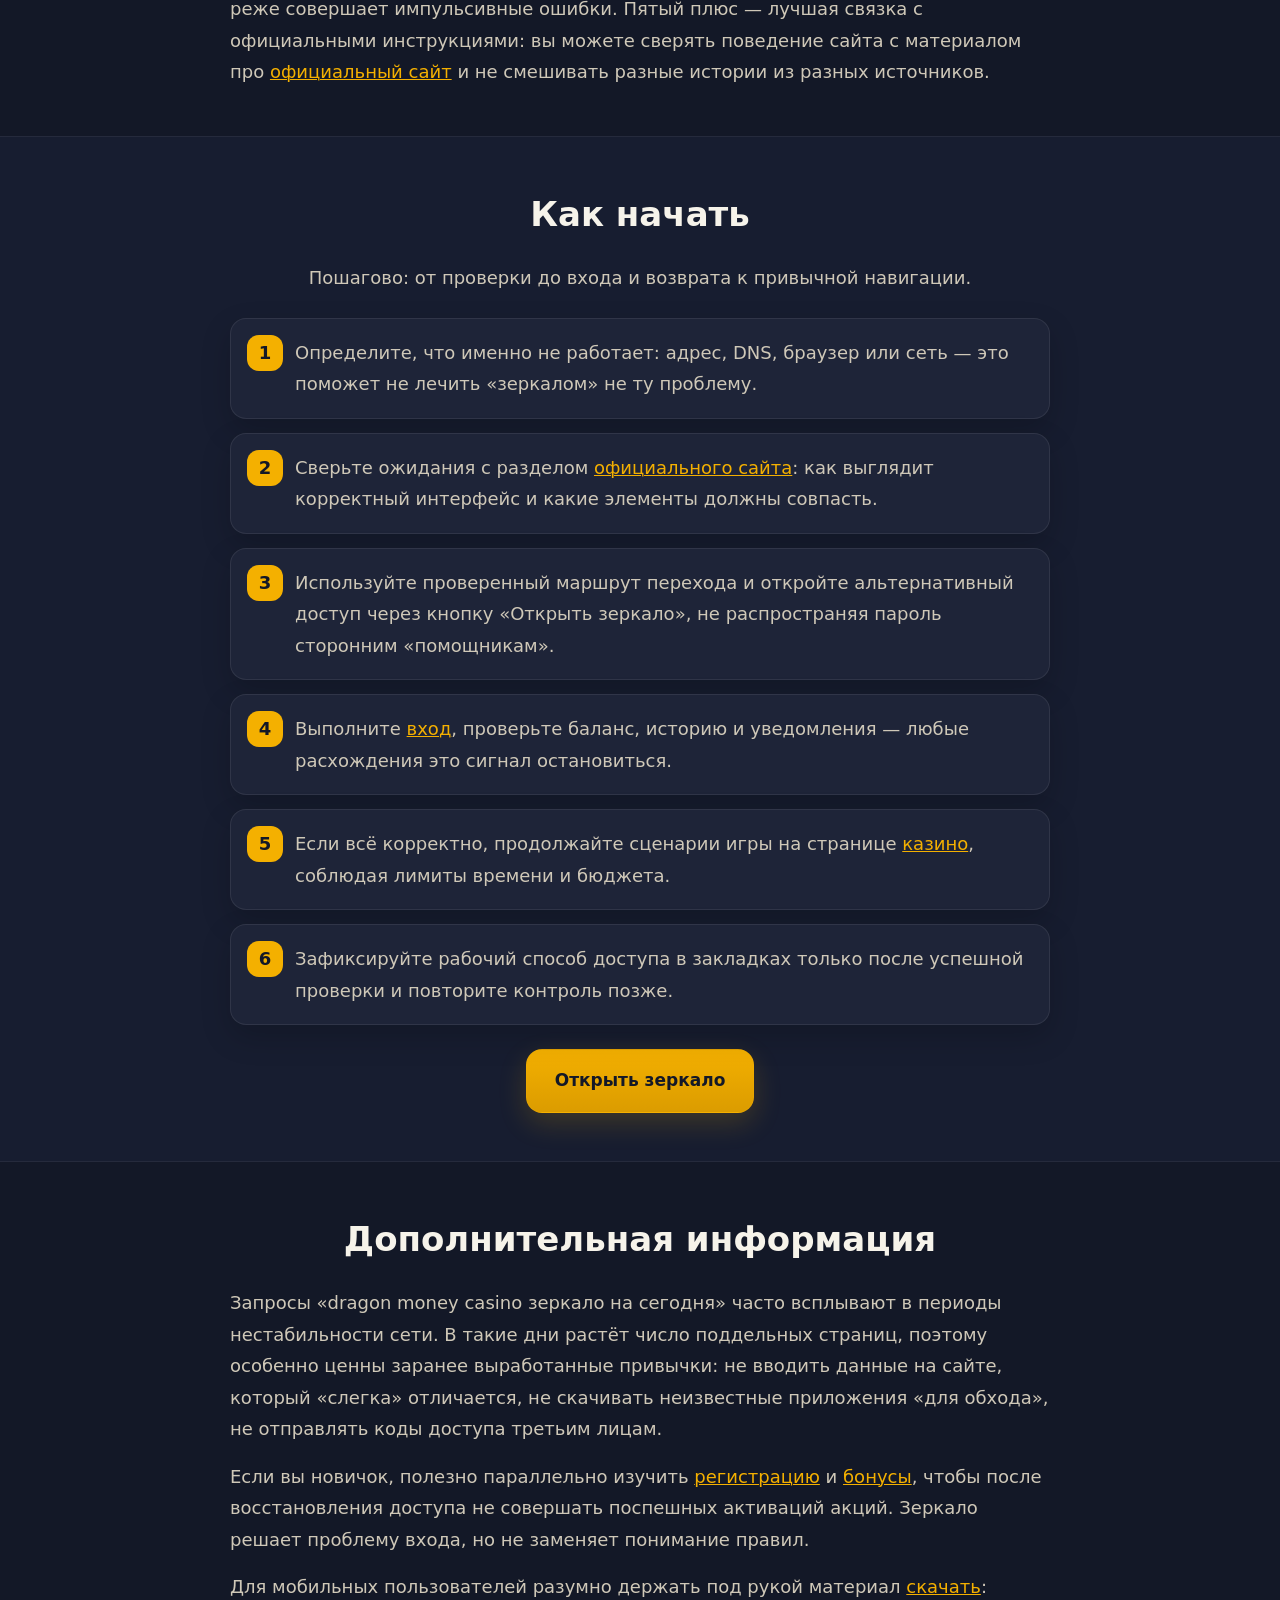
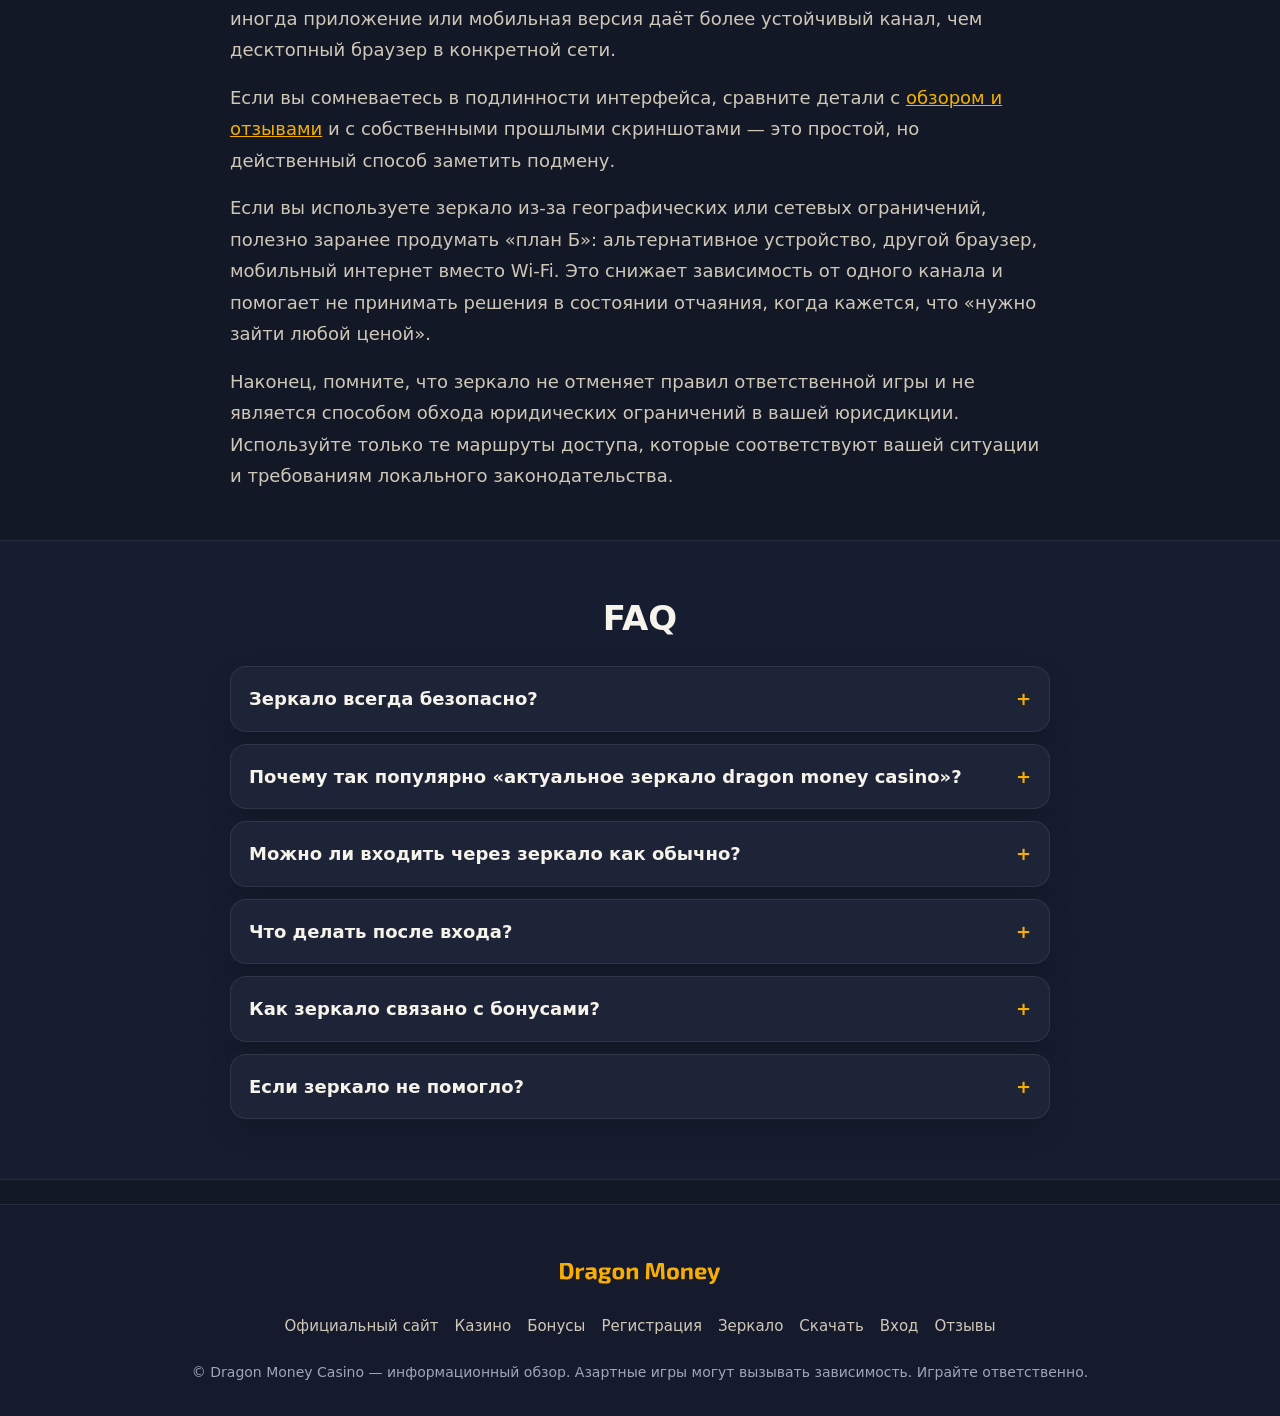
<file: zerkalo.html>
<!DOCTYPE html>
<html lang="ru">
<head>
  <meta charset="UTF-8">
  <meta name="viewport" content="width=device-width, initial-scale=1">
  <title>Рабочее зеркало Драгон Мани казино — актуальная ссылка сегодня</title>
  <meta name="description" content="Рабочее зеркало Dragon Money Casino: альтернативный доступ, актуальная ссылка, как не потерять аккаунт и безопасно войти в казино при ограничениях сети.">
  <link rel="canonical" href="https://dragonmoneycasino.vercel.app/zerkalo.html">
  <meta property="og:type" content="website">
  <meta property="og:locale" content="ru_RU">
  <meta property="og:title" content="Рабочее зеркало Драгон Мани казино — актуальная ссылка сегодня">
  <meta property="og:description" content="Актуальное зеркало Dragon Money Casino: доступ, вход и сохранение аккаунта.">
  <meta property="og:url" content="https://dragonmoneycasino.vercel.app/zerkalo.html">
  <link rel="stylesheet" href="./style.css">
</head>
<body>
  <a class="skip-link" href="#main">Перейти к содержимому</a>
  <header class="site-header">
    <div class="container header-inner">
      <div class="header-left">
        <a class="site-logo" href="./index.html" aria-label="Dragon Money Casino — главная">
          <img src="./logo.svg" alt="Dragon Money Casino — логотип бренда" width="160" height="48">
        </a>
        <a class="header-bonus-btn" href="https://lkvt.cc/54bc2d" target="_blank" rel="nofollow sponsored noopener">Бонус</a>
      </div>
      <button class="menu-toggle" type="button" aria-label="Открыть меню" aria-expanded="false"></button>
      <nav class="site-nav" aria-label="Основное меню">
        <a href="./official-site.html">Официальный сайт</a>
        <a href="./casino.html">Казино</a>
        <a href="./bonus.html">Бонусы</a>
        <a href="./registration.html">Регистрация</a>
        <a class="is-active" href="./zerkalo.html">Зеркало</a>
        <a href="./download.html">Скачать</a>
        <a href="./login.html">Вход</a>
        <a href="./reviews.html">Отзывы</a>
      </nav>
    </div>
  </header>

  <main id="main" class="site-main">
    <section class="hero">
      <div class="container hero-inner">
        <h1>Рабочее зеркало Dragon Money Casino</h1>
        <p class="lead">Пользователи ищут «dragon money casino зеркало», «зеркало драгон мани казино» и «актуальное зеркало dragon money casino», когда основной адрес открывается нестабильно или временно недоступен из-за сетевых ограничений. Зеркало — это альтернативный маршрут к тому же сервису, но его нужно воспринимать ответственно: без проверки источника легко ошибиться.</p>
        <p class="lead">На этой странице — спокойное объяснение, как сохранить доступ к аккаунту, как не смешать зеркало с подозрительными копиями и как связать альтернативный вход с <a href="./official-site.html">официальным сайтом</a>. Мы также подскажем, где искать логику авторизации на странице <a href="./login.html">входа</a> и как перейти к игре через раздел <a href="./casino.html">казино</a>.</p>
        <p class="lead muted">Кнопка ниже ведёт на страницу перехода. Используйте её, если вам нужен быстрый доступ прямо сейчас, а текст ниже — чтобы понимать риски и правила поведения.</p>
        <div class="hero-cta">
          <a class="btn btn-primary" href="https://lkvt.cc/54bc2d" target="_blank" rel="nofollow sponsored noopener">Открыть зеркало</a>
        </div>
        <a class="hero-banner" href="https://lkvt.cc/54bc2d" target="_blank" rel="nofollow sponsored noopener">
          <img src="./banner.png" alt="Dragon Money Casino — официальный сайт, бонусы, вход и доступ к основным разделам" loading="eager">
        </a>
      </div>
    </section>

    <section class="section section-alt">
      <div class="container">
        <div class="cards-grid">
          <article class="card">
            <h3>Официальный контекст</h3>
            <p>Зеркало имеет смысл только как часть экосистемы <a href="./official-site.html">официального сайта</a>. Если источник ссылки непонятен, лучше не переходить.</p>
          </article>
          <article class="card">
            <h3>Вход и аккаунт</h3>
            <p>После открытия альтернативного адреса используйте привычный <a href="./login.html">вход</a> и проверяйте, что профиль отображается корректно.</p>
          </article>
          <article class="card">
            <h3>Игра</h3>
            <p>Когда доступ восстановлен, переходите к игровым сценариям через <a href="./casino.html">онлайн-казино</a>, не накапливая лишние сессии на сомнительных вкладках.</p>
          </article>
        </div>
      </div>
    </section>

    <section class="section">
      <div class="container">
        <h2>Что это</h2>
        <div class="text-wrap">
          <p>Зеркало в инфополе казино — это, как правило, дополнительный домен или маршрут, который ведёт к знакомому интерфейсу. Запросы «рабочее зеркало dragon money casino» и «dragon money casino зеркало на сегодня» отражают желание получить ссылку, которая сработает немедленно. Важно понимать: «сработать» должно не только открытие страницы, но и совпадение привычных признаков безопасности.</p>
          <p>Формулировка «зеркало dragon money casino» также часто означает поиск стабильности: люди хотят зайти в личный кабинет, проверить баланс, продолжить игру или завершить операцию, не меняя привычных привычек. Это нормальный пользовательский сценарий, но он требует дисциплины: не копировать пароль на подозрительные формы и не доверять «единственной ссылке из комментария».</p>
          <p>«Драгон мани казино зеркало на сегодня» — ещё один популярный запрос, который подчёркивает срочность. Срочность повышает риск ошибки, поэтому лучше заранее иметь план: где хранится проверенная закладка, как выглядит корректный интерфейс после входа, какие действия в кассе для вас привычны.</p>
        </div>
      </div>
    </section>

    <section class="section section-alt">
      <div class="container">
        <h2>Как работает</h2>
        <div class="text-wrap">
          <p>Технически зеркало может быть организовано по-разному, но пользовательский опыт должен оставаться узнаваемым: те же разделы, те же экранные формы, тот же порядок действий для <a href="./login.html">входа</a>. Если после авторизации вы видите незнакомые поля или странные запросы данных, это повод немедленно остановиться и перепроверить адрес.</p>
          <p>Зеркало не отменяет необходимости здравой сетевой гигиены. VPN, корректное время на устройстве, обновления браузера — всё это влияет на устойчивость соединения. Иногда пользователю кажется, что нужно «зеркало драгон мани казино», хотя проблема локальная: расширение браузера, DNS или временный сбой провайдера.</p>
          <p>Связка с игрой проста: когда доступ восстановлен, логично перейти к обзору игровых сценариев на странице <a href="./casino.html">казино</a>. Так вы возвращаетесь к исходной цели — не «залипнуть» на бесконечном поиске ссылок, а продолжить контролируемую сессию.</p>
        </div>
      </div>
    </section>

    <section class="section">
      <div class="container">
        <h2>Преимущества</h2>
        <div class="text-wrap">
          <p>Правильно используемое зеркало снижает простои: вы меньше теряете время на поиски и быстрее возвращаетесь к задачам аккаунта. Второй плюс — сохранение привычного UX, если интерфейс действительно тот же. Третий плюс — возможность спокойно завершить начатые действия, не рискуя «ломать» сессию резкими экспериментами с неизвестными адресами.</p>
          <p>Четвёртый плюс — психологический: меньше паники, больше контроля. Когда пользователь понимает, что зеркало — инструмент, а не «магическая кнопка», он реже совершает импульсивные ошибки. Пятый плюс — лучшая связка с официальными инструкциями: вы можете сверять поведение сайта с материалом про <a href="./official-site.html">официальный сайт</a> и не смешивать разные истории из разных источников.</p>
        </div>
      </div>
    </section>

    <section class="section section-alt">
      <div class="container">
        <h2>Как начать</h2>
        <div class="text-wrap text-center">
          <p>Пошагово: от проверки до входа и возврата к привычной навигации.</p>
        </div>
        <ol class="steps">
          <li>Определите, что именно не работает: адрес, DNS, браузер или сеть — это поможет не лечить «зеркалом» не ту проблему.</li>
          <li>Сверьте ожидания с разделом <a href="./official-site.html">официального сайта</a>: как выглядит корректный интерфейс и какие элементы должны совпасть.</li>
          <li>Используйте проверенный маршрут перехода и откройте альтернативный доступ через кнопку «Открыть зеркало», не распространяя пароль сторонним «помощникам».</li>
          <li>Выполните <a href="./login.html">вход</a>, проверьте баланс, историю и уведомления — любые расхождения это сигнал остановиться.</li>
          <li>Если всё корректно, продолжайте сценарии игры на странице <a href="./casino.html">казино</a>, соблюдая лимиты времени и бюджета.</li>
          <li>Зафиксируйте рабочий способ доступа в закладках только после успешной проверки и повторите контроль позже.</li>
        </ol>
        <div class="text-wrap text-center mt-md">
          <a class="btn btn-primary" href="https://lkvt.cc/54bc2d" target="_blank" rel="nofollow sponsored noopener">Открыть зеркало</a>
        </div>
      </div>
    </section>

    <section class="section">
      <div class="container">
        <h2>Дополнительная информация</h2>
        <div class="text-wrap">
          <p>Запросы «dragon money casino зеркало на сегодня» часто всплывают в периоды нестабильности сети. В такие дни растёт число поддельных страниц, поэтому особенно ценны заранее выработанные привычки: не вводить данные на сайте, который «слегка» отличается, не скачивать неизвестные приложения «для обхода», не отправлять коды доступа третьим лицам.</p>
          <p>Если вы новичок, полезно параллельно изучить <a href="./registration.html">регистрацию</a> и <a href="./bonus.html">бонусы</a>, чтобы после восстановления доступа не совершать поспешных активаций акций. Зеркало решает проблему входа, но не заменяет понимание правил.</p>
          <p>Для мобильных пользователей разумно держать под рукой материал <a href="./download.html">скачать</a>: иногда приложение или мобильная версия даёт более устойчивый канал, чем десктопный браузер в конкретной сети.</p>
          <p>Если вы сомневаетесь в подлинности интерфейса, сравните детали с <a href="./reviews.html">обзором и отзывами</a> и с собственными прошлыми скриншотами — это простой, но действенный способ заметить подмену.</p>
          <p>Если вы используете зеркало из-за географических или сетевых ограничений, полезно заранее продумать «план Б»: альтернативное устройство, другой браузер, мобильный интернет вместо Wi‑Fi. Это снижает зависимость от одного канала и помогает не принимать решения в состоянии отчаяния, когда кажется, что «нужно зайти любой ценой».</p>
          <p>Наконец, помните, что зеркало не отменяет правил ответственной игры и не является способом обхода юридических ограничений в вашей юрисдикции. Используйте только те маршруты доступа, которые соответствуют вашей ситуации и требованиям локального законодательства.</p>
        </div>
      </div>
    </section>

    <section class="section section-alt">
      <div class="container">
        <h2>FAQ</h2>
        <div class="faq text-wrap">
          <details class="faq-item">
            <summary>Зеркало всегда безопасно?</summary>
            <p>Нет. Безопасность зависит от источника ссылки и совпадения интерфейса. Зеркало — не «автоматическая гарантия», а маршрут, который нужно проверять так же тщательно, как основной домен.</p>
          </details>
          <details class="faq-item">
            <summary>Почему так популярно «актуальное зеркало dragon money casino»?</summary>
            <p>Потому что у разных пользователей разные ограничения доступа, и ссылка может устаревать или меняться. Слово «актуальное» отражает поиск рабочего состояния «прямо сейчас», но не снимает необходимости проверки.</p>
          </details>
          <details class="faq-item">
            <summary>Можно ли входить через зеркало как обычно?</summary>
            <p>Если интерфейс совпадает с <a href="./official-site.html">официальным</a> опытом, обычно да. Но после входа проверьте профиль и историю. Любые несоответствия — стоп-сигнал.</p>
          </details>
          <details class="faq-item">
            <summary>Что делать после входа?</summary>
            <p>Завершите намеченное действие спокойно и перейдите к игровым сценариям через <a href="./casino.html">казино</a>, если это ваша цель. Не открывайте параллельно десяток сомнительных вкладок.</p>
          </details>
          <details class="faq-item">
            <summary>Как зеркало связано с бонусами?</summary>
            <p>Напрямую — никак, но после восстановления доступа пользователи часто спешат активировать акции. Лучше сначала прочитать <a href="./bonus.html">бонусы</a>, чтобы не создать лишних обязательств по отыгрышу.</p>
          </details>
          <details class="faq-item">
            <summary>Если зеркало не помогло?</summary>
            <p>Проверьте сеть, DNS, другое устройство и официальные каналы поддержки на <a href="./official-site.html">основном сайте</a>, когда он снова доступен. Не пытайтесь «пробить» доступ сомнительными утилитами.</p>
          </details>
        </div>
      </div>
    </section>
  </main>

  <footer class="site-footer">
    <div class="container footer-inner">
      <a class="site-logo footer-logo" href="./index.html" aria-label="Dragon Money Casino — главная">
        <img src="./logo.svg" alt="Dragon Money Casino — логотип бренда" width="160" height="48">
      </a>
      <nav class="footer-links" aria-label="Ссылки в подвале">
        <a href="./official-site.html">Официальный сайт</a>
        <a href="./casino.html">Казино</a>
        <a href="./bonus.html">Бонусы</a>
        <a href="./registration.html">Регистрация</a>
        <a href="./zerkalo.html">Зеркало</a>
        <a href="./download.html">Скачать</a>
        <a href="./login.html">Вход</a>
        <a href="./reviews.html">Отзывы</a>
      </nav>
      <p class="footer-copy">© Dragon Money Casino — информационный обзор. Азартные игры могут вызывать зависимость. Играйте ответственно.</p>
    </div>
  </footer>
  <script src="./script.js" defer></script>
</body>
</html>
</file>
<file: style.css>
/* Dragon Money Casino — общие стили */
*,
*::before,
*::after {
  box-sizing: border-box;
}

html,
body {
  margin: 0;
  padding: 0;
  width: 100%;
  overflow-x: hidden;
}

body {
  min-width: 320px;
  font-family: system-ui, -apple-system, "Segoe UI", Roboto, "Helvetica Neue", Arial, sans-serif;
  background: #131827;
  color: #f6f3ea;
  font-size: 18px;
  line-height: 1.75;
}

img {
  display: block;
  max-width: 100%;
  height: auto;
}

.site-main,
section,
header,
footer {
  width: 100%;
}

a {
  color: #f4b000;
  text-decoration-thickness: 1px;
}

a:hover {
  color: #db9c00;
}

.container {
  width: 100%;
  max-width: 1120px;
  margin: 0 auto;
  padding-left: 24px;
  padding-right: 24px;
  box-sizing: border-box;
}

/* Header */
.site-header {
  width: 100%;
  position: sticky;
  top: 0;
  z-index: 50;
  background: #151b2c;
  border-bottom: 1px solid rgba(255, 255, 255, 0.08);
}

.header-inner {
  display: flex;
  align-items: center;
  justify-content: space-between;
  gap: 20px;
  min-height: 72px;
  position: relative;
}

.header-left {
  display: flex;
  align-items: center;
  gap: 16px;
  flex: 0 0 auto;
  min-width: 0;
}

.site-logo {
  display: inline-flex;
  align-items: center;
  justify-content: center;
  text-decoration: none;
  flex: 0 0 auto;
  min-width: 0;
}

.site-logo img {
  display: block;
  width: auto;
  height: 48px;
  max-width: 180px;
  object-fit: contain;
}

.site-logo--text span {
  display: inline-block;
  font-size: 30px;
  font-weight: 800;
  color: #ffffff;
  white-space: nowrap;
  line-height: 1;
}

.header-bonus-btn {
  display: inline-flex;
  align-items: center;
  justify-content: center;
  padding: 10px 18px;
  border-radius: 12px;
  background: linear-gradient(180deg, #f4b000 0%, #db9c00 100%);
  color: #131827 !important;
  font-weight: 700;
  font-size: 15px;
  text-decoration: none;
  box-shadow: 0 10px 28px rgba(244, 176, 0, 0.18);
  border: 1px solid rgba(244, 176, 0, 0.24);
  white-space: nowrap;
}

.header-bonus-btn:hover {
  filter: brightness(1.05);
  color: #131827 !important;
}

.menu-toggle {
  display: none;
  width: 44px;
  height: 44px;
  border-radius: 12px;
  border: 1px solid rgba(255, 255, 255, 0.12);
  background: #232a42;
  cursor: pointer;
  align-items: center;
  justify-content: center;
  padding: 0;
  flex-shrink: 0;
}

.menu-toggle::before {
  content: "";
  width: 20px;
  height: 14px;
  background: linear-gradient(#f6f3ea, #f6f3ea) 0 0 / 20px 2px no-repeat,
    linear-gradient(#f6f3ea, #f6f3ea) 0 6px / 20px 2px no-repeat,
    linear-gradient(#f6f3ea, #f6f3ea) 0 12px / 20px 2px no-repeat;
}

.menu-toggle[aria-expanded="true"]::before {
  width: auto;
  height: auto;
  background: none;
  content: "×";
  font-size: 26px;
  line-height: 1;
  color: #f6f3ea;
  font-weight: 600;
  transform: none;
}

.site-nav {
  flex: 1 1 auto;
  display: flex;
  justify-content: flex-end;
  align-items: center;
  gap: 10px;
}

.site-nav a {
  color: #cfc8b8;
  text-decoration: none;
  font-size: 15px;
  font-weight: 600;
  padding: 8px 10px;
  border-radius: 10px;
}

.site-nav a:hover {
  color: #f6f3ea;
  background: rgba(255, 255, 255, 0.06);
}

.site-nav a.is-active {
  color: #f4b000;
}

@media (max-width: 991px) {
  .menu-toggle {
    display: inline-flex;
  }

  .site-nav {
    position: absolute;
    top: calc(100% + 6px);
    left: 24px;
    right: 24px;
    width: auto;
    max-width: calc(100% - 48px);
    margin: 0 auto;
    flex-direction: column;
    align-items: stretch;
    justify-content: flex-start;
    gap: 4px;
    padding: 10px 12px;
    background: #171d30;
    border: 1px solid rgba(255, 255, 255, 0.08);
    border-radius: 16px;
    box-shadow: 0 12px 30px rgba(0, 0, 0, 0.24);
    display: none;
    max-height: min(52vh, 360px);
    overflow-y: auto;
    z-index: 60;
  }

  .site-nav.is-open {
    display: flex;
  }

  .site-nav a {
    padding: 10px 12px;
  }
}

/* Hero */
.hero {
  padding: 40px 0 24px;
}

.hero-inner {
  text-align: center;
}

.hero h1 {
  font-size: clamp(32px, 5vw, 52px);
  line-height: 1.15;
  margin: 0 0 20px;
  font-weight: 800;
  letter-spacing: -0.02em;
}

.hero .lead {
  font-size: 19px;
  color: #cfc8b8;
  max-width: 820px;
  margin: 0 auto 16px;
}

.hero-cta {
  margin: 28px 0 8px;
}

.hero-banner {
  display: block;
  width: 100%;
  margin-top: 28px;
}

.hero-banner img {
  width: 100%;
  max-width: 920px;
  margin: 0 auto;
  border-radius: 20px;
  object-fit: cover;
}

/* Buttons */
.btn {
  display: inline-flex;
  align-items: center;
  justify-content: center;
  gap: 10px;
  padding: 16px 28px;
  border-radius: 16px;
  font-weight: 700;
  font-size: 17px;
  text-decoration: none;
  border: 1px solid transparent;
  cursor: pointer;
  transition: transform 0.15s ease, box-shadow 0.15s ease, filter 0.15s ease;
}

.btn:active {
  transform: translateY(1px);
}

.btn-primary {
  background: linear-gradient(180deg, #f4b000 0%, #db9c00 100%);
  color: #131827;
  box-shadow: 0 10px 28px rgba(244, 176, 0, 0.18);
  border-color: rgba(244, 176, 0, 0.24);
}

.btn-primary:hover {
  filter: brightness(1.06);
  color: #131827;
}

.btn-secondary {
  background: #232a42;
  color: #f6f3ea;
  border-color: rgba(255, 255, 255, 0.1);
}

.btn-secondary:hover {
  border-color: rgba(244, 176, 0, 0.35);
  color: #f6f3ea;
}

/* Sections */
.section {
  padding: 48px 0;
}

.section-alt {
  background: #171d30;
  border-top: 1px solid rgba(255, 255, 255, 0.06);
  border-bottom: 1px solid rgba(255, 255, 255, 0.06);
}

.section h2 {
  font-size: clamp(26px, 3.2vw, 34px);
  margin: 0 0 18px;
  font-weight: 800;
  text-align: center;
}

.text-wrap {
  width: 100%;
  max-width: 820px;
  margin: 0 auto;
}

.text-wrap p {
  margin: 0 0 16px;
  color: #cfc8b8;
}

.text-wrap p:last-child {
  margin-bottom: 0;
}

.muted {
  color: #9ea6bb;
  font-size: 16px;
}

/* Cards */
.cards-grid {
  display: grid;
  grid-template-columns: repeat(3, minmax(0, 1fr));
  gap: 24px;
  margin-top: 32px;
}

.card {
  background: #1e2438;
  border: 1px solid rgba(255, 255, 255, 0.08);
  border-radius: 18px;
  padding: 24px;
  box-shadow: 0 12px 30px rgba(0, 0, 0, 0.24);
}

.card h3 {
  margin: 0 0 12px;
  font-size: 20px;
  color: #f6f3ea;
}

.card p {
  margin: 0;
  color: #cfc8b8;
  font-size: 17px;
}

@media (max-width: 991px) {
  .cards-grid {
    grid-template-columns: 1fr;
  }
}

/* Steps */
.steps {
  list-style: none;
  padding: 0;
  margin: 24px auto 0;
  max-width: 820px;
  counter-reset: step;
}

.steps li {
  position: relative;
  padding: 18px 18px 18px 64px;
  margin-bottom: 14px;
  background: #1e2438;
  border: 1px solid rgba(255, 255, 255, 0.08);
  border-radius: 16px;
  color: #cfc8b8;
  box-shadow: 0 12px 30px rgba(0, 0, 0, 0.18);
}

.steps li::before {
  counter-increment: step;
  content: counter(step);
  position: absolute;
  left: 16px;
  top: 16px;
  width: 36px;
  height: 36px;
  border-radius: 12px;
  display: flex;
  align-items: center;
  justify-content: center;
  font-weight: 800;
  color: #131827;
  background: #f4b000;
}

/* FAQ */
.faq {
  margin-top: 8px;
}

.faq-item {
  border: 1px solid rgba(255, 255, 255, 0.08);
  border-radius: 16px;
  background: #1e2438;
  margin-bottom: 12px;
  overflow: hidden;
  box-shadow: 0 12px 30px rgba(0, 0, 0, 0.18);
}

.faq-item summary {
  cursor: pointer;
  padding: 16px 18px;
  font-weight: 700;
  color: #f6f3ea;
  list-style: none;
}

.faq-item summary::-webkit-details-marker {
  display: none;
}

.faq-item summary::after {
  content: "+";
  float: right;
  color: #f4b000;
  font-weight: 800;
}

.faq-item[open] summary::after {
  content: "–";
}

.faq-item p {
  margin: 0;
  padding: 0 18px 18px;
  color: #cfc8b8;
}

/* Footer */
.site-footer {
  background: #151b2c;
  border-top: 1px solid rgba(255, 255, 255, 0.08);
  padding: 48px 0 32px;
  margin-top: 24px;
}

.footer-inner {
  text-align: center;
}

.footer-logo {
  display: inline-flex;
  justify-content: center;
  margin-bottom: 20px;
}

.footer-logo img {
  height: 40px;
  width: auto;
  max-width: 160px;
  object-fit: contain;
  margin: 0 auto;
}

.footer-brand {
  font-size: 22px;
  font-weight: 800;
  color: #fff;
  margin-bottom: 20px;
}

.footer-links {
  display: flex;
  flex-wrap: wrap;
  justify-content: center;
  gap: 10px 16px;
  margin-bottom: 20px;
}

.footer-links a {
  color: #cfc8b8;
  text-decoration: none;
  font-size: 15px;
}

.footer-links a:hover {
  color: #f4b000;
}

.footer-copy {
  color: #9ea6bb;
  font-size: 14px;
  margin: 0;
}

/* Utility */
.text-center {
  text-align: center;
}

.mt-sm {
  margin-top: 12px;
}

.mt-md {
  margin-top: 24px;
}

.skip-link {
  position: absolute;
  left: -9999px;
  top: auto;
  width: 1px;
  height: 1px;
  overflow: hidden;
}

.skip-link:focus {
  left: 16px;
  top: 16px;
  width: auto;
  height: auto;
  padding: 10px 14px;
  background: #f4b000;
  color: #131827;
  z-index: 100;
  border-radius: 8px;
}
</file>
